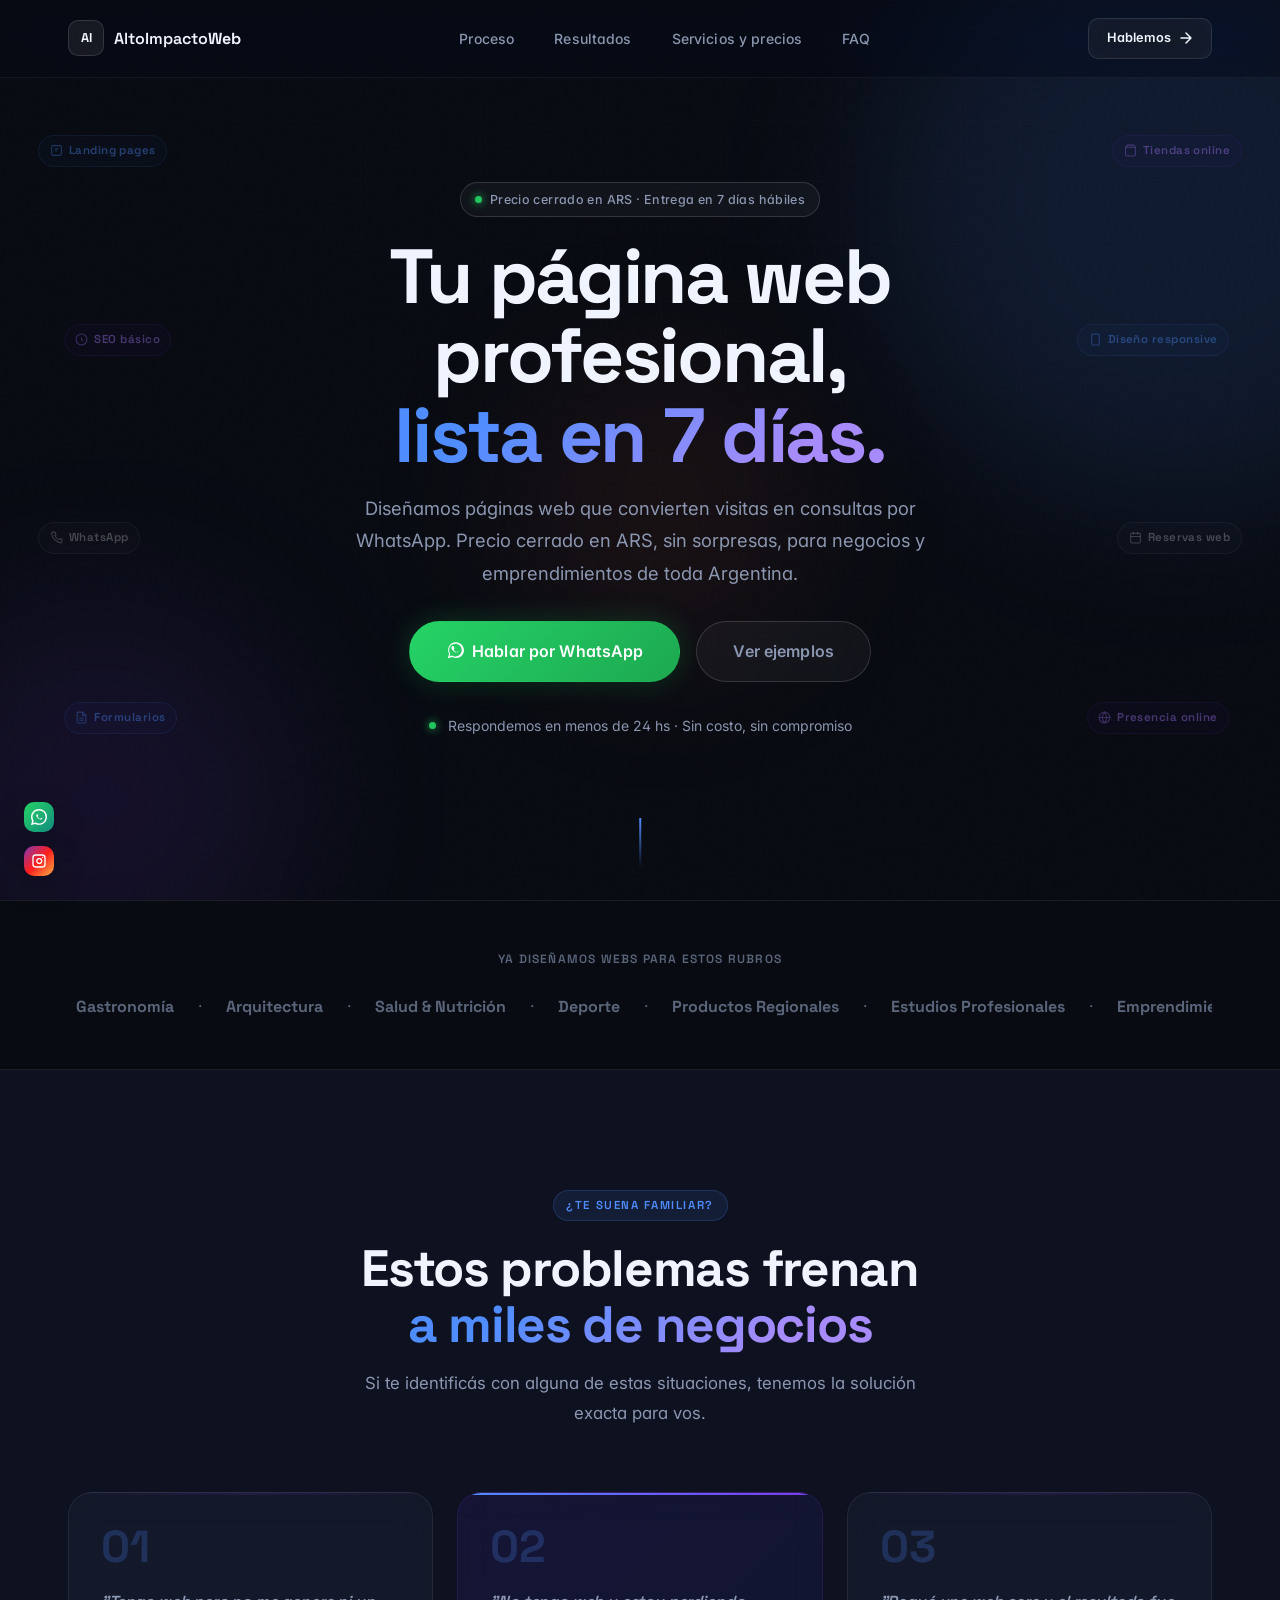
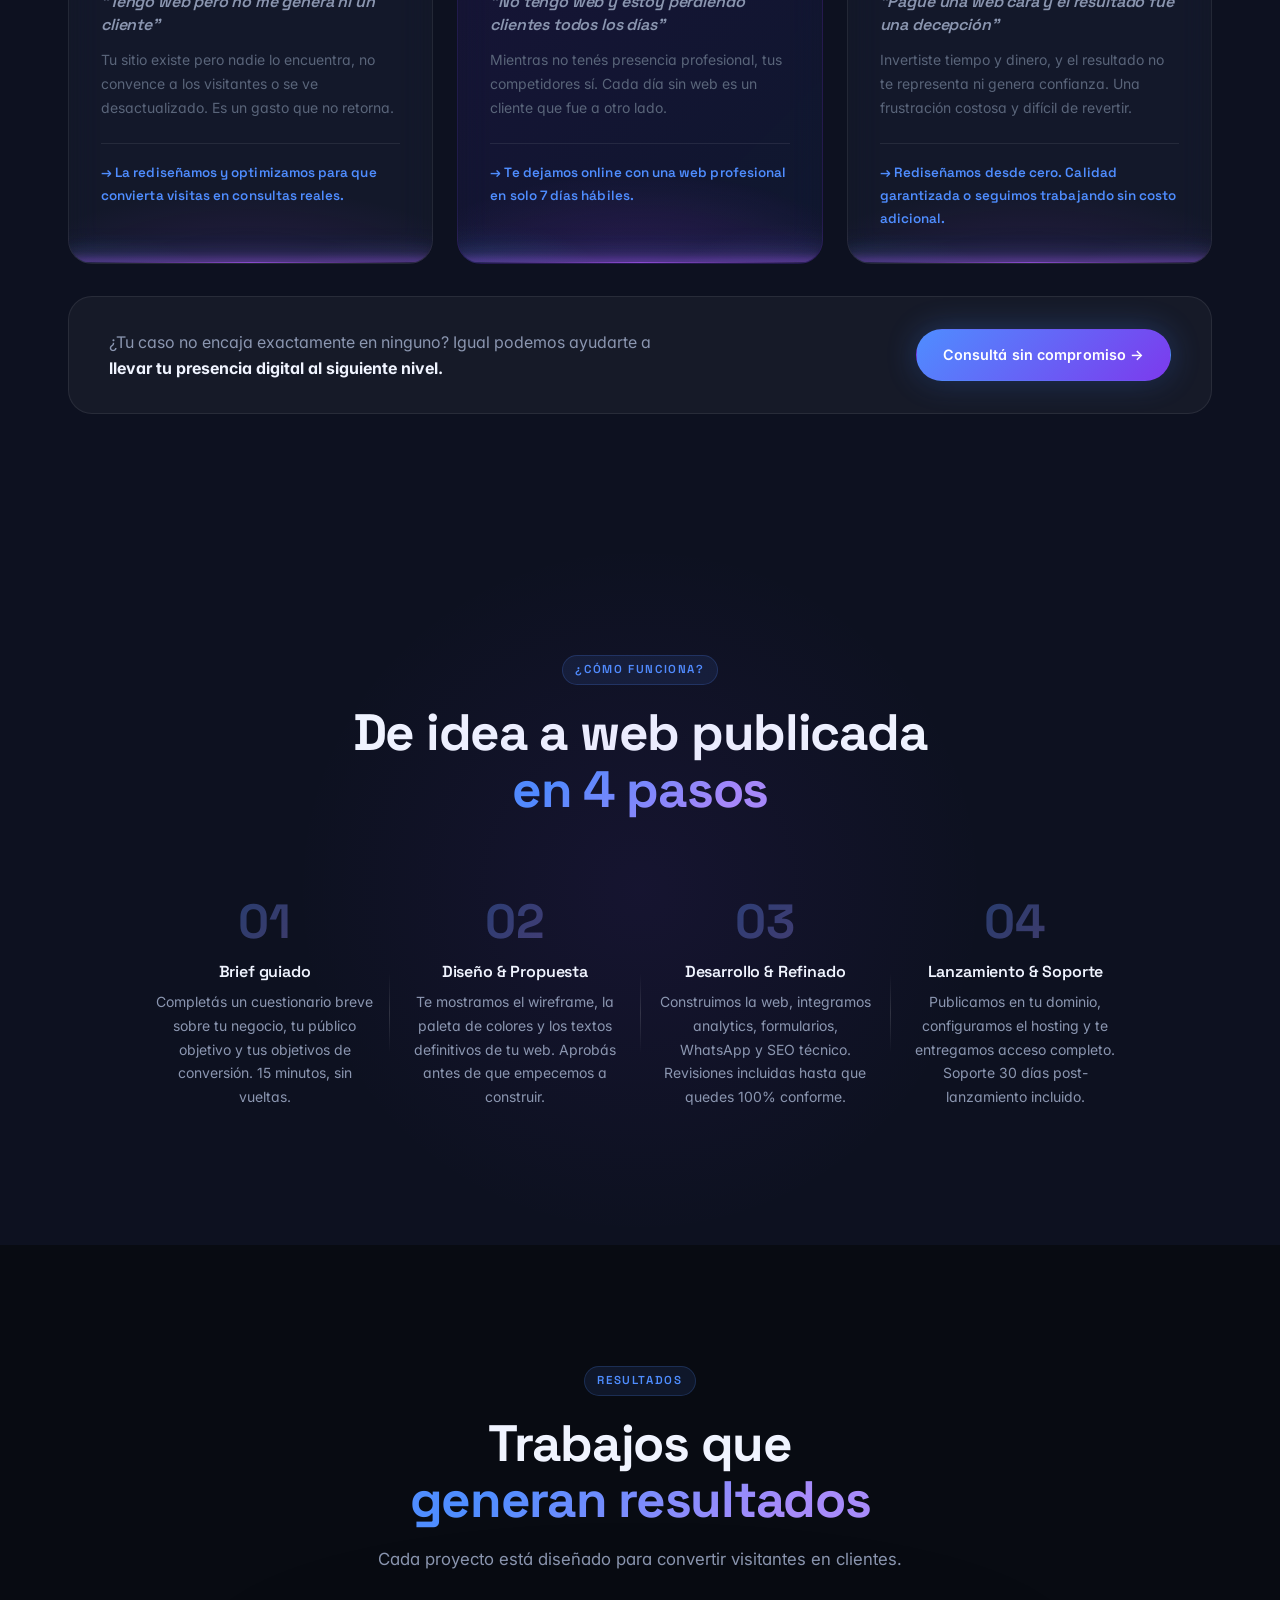
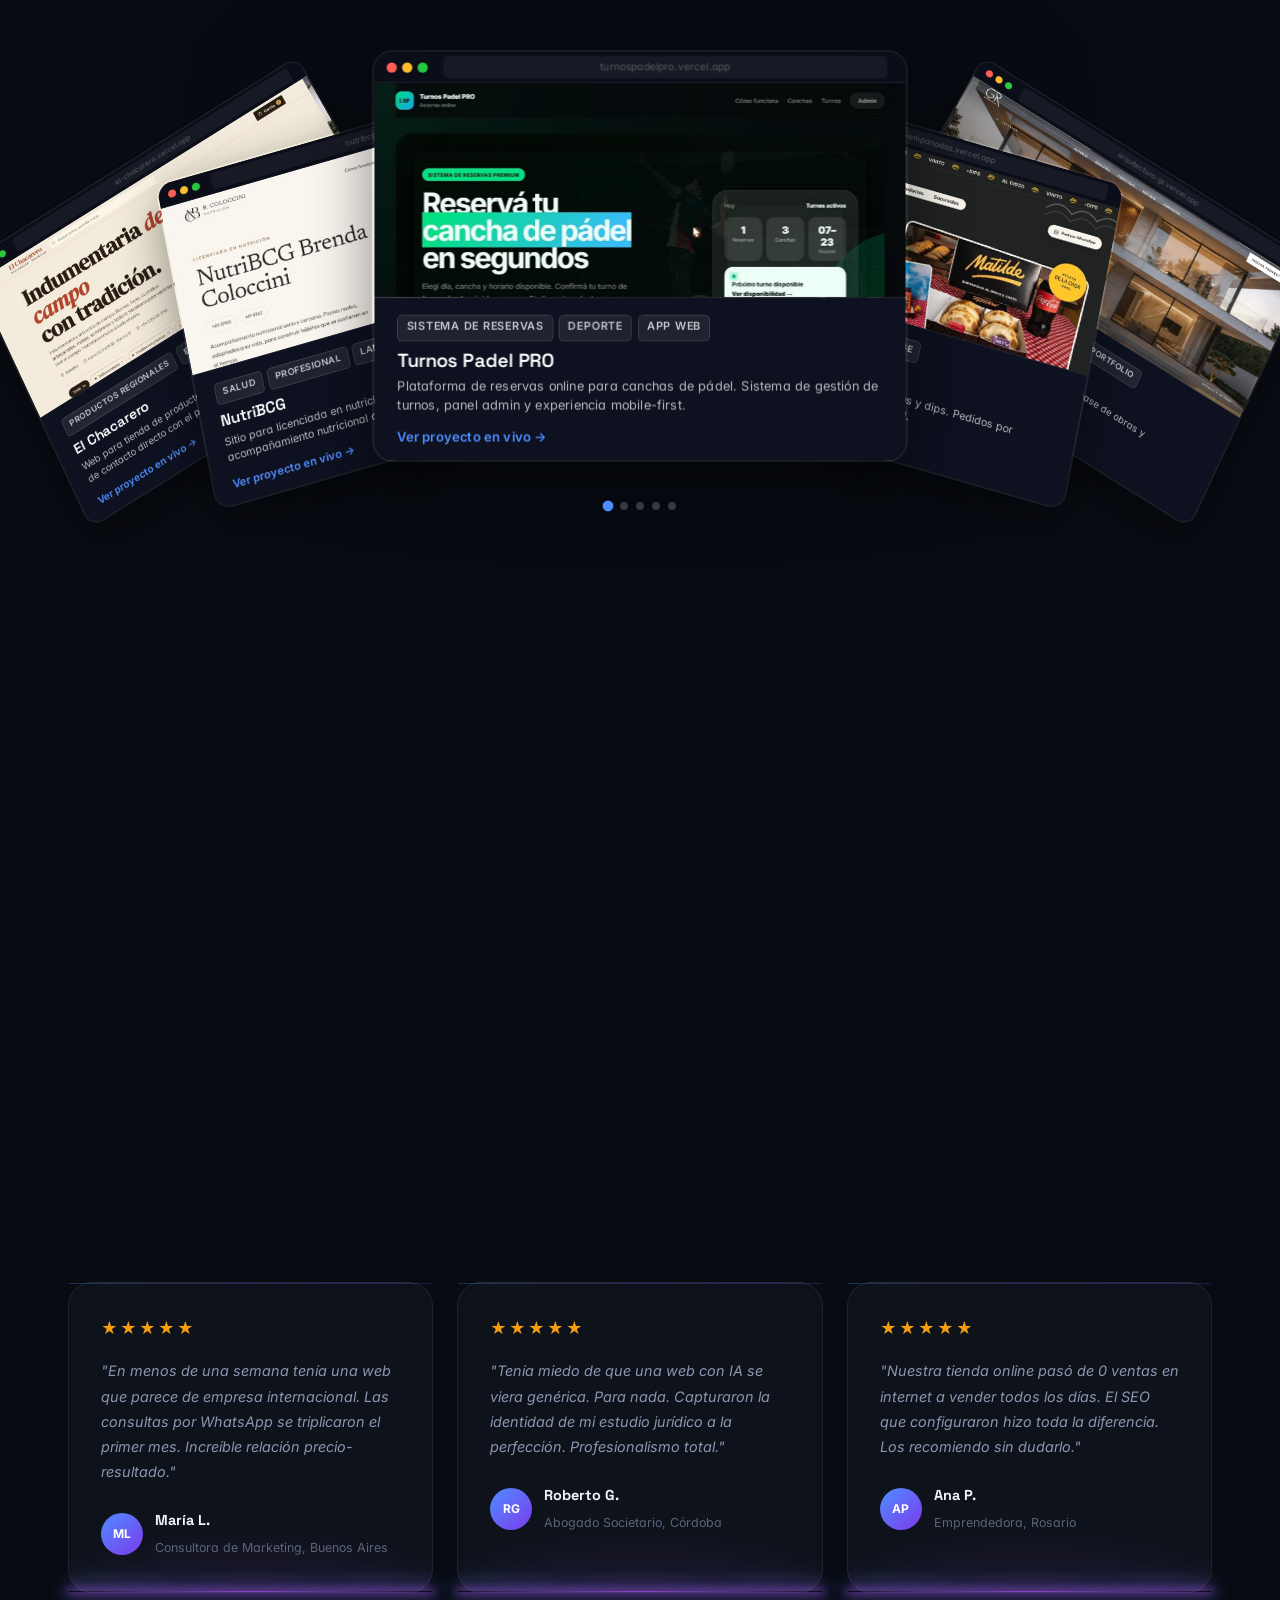
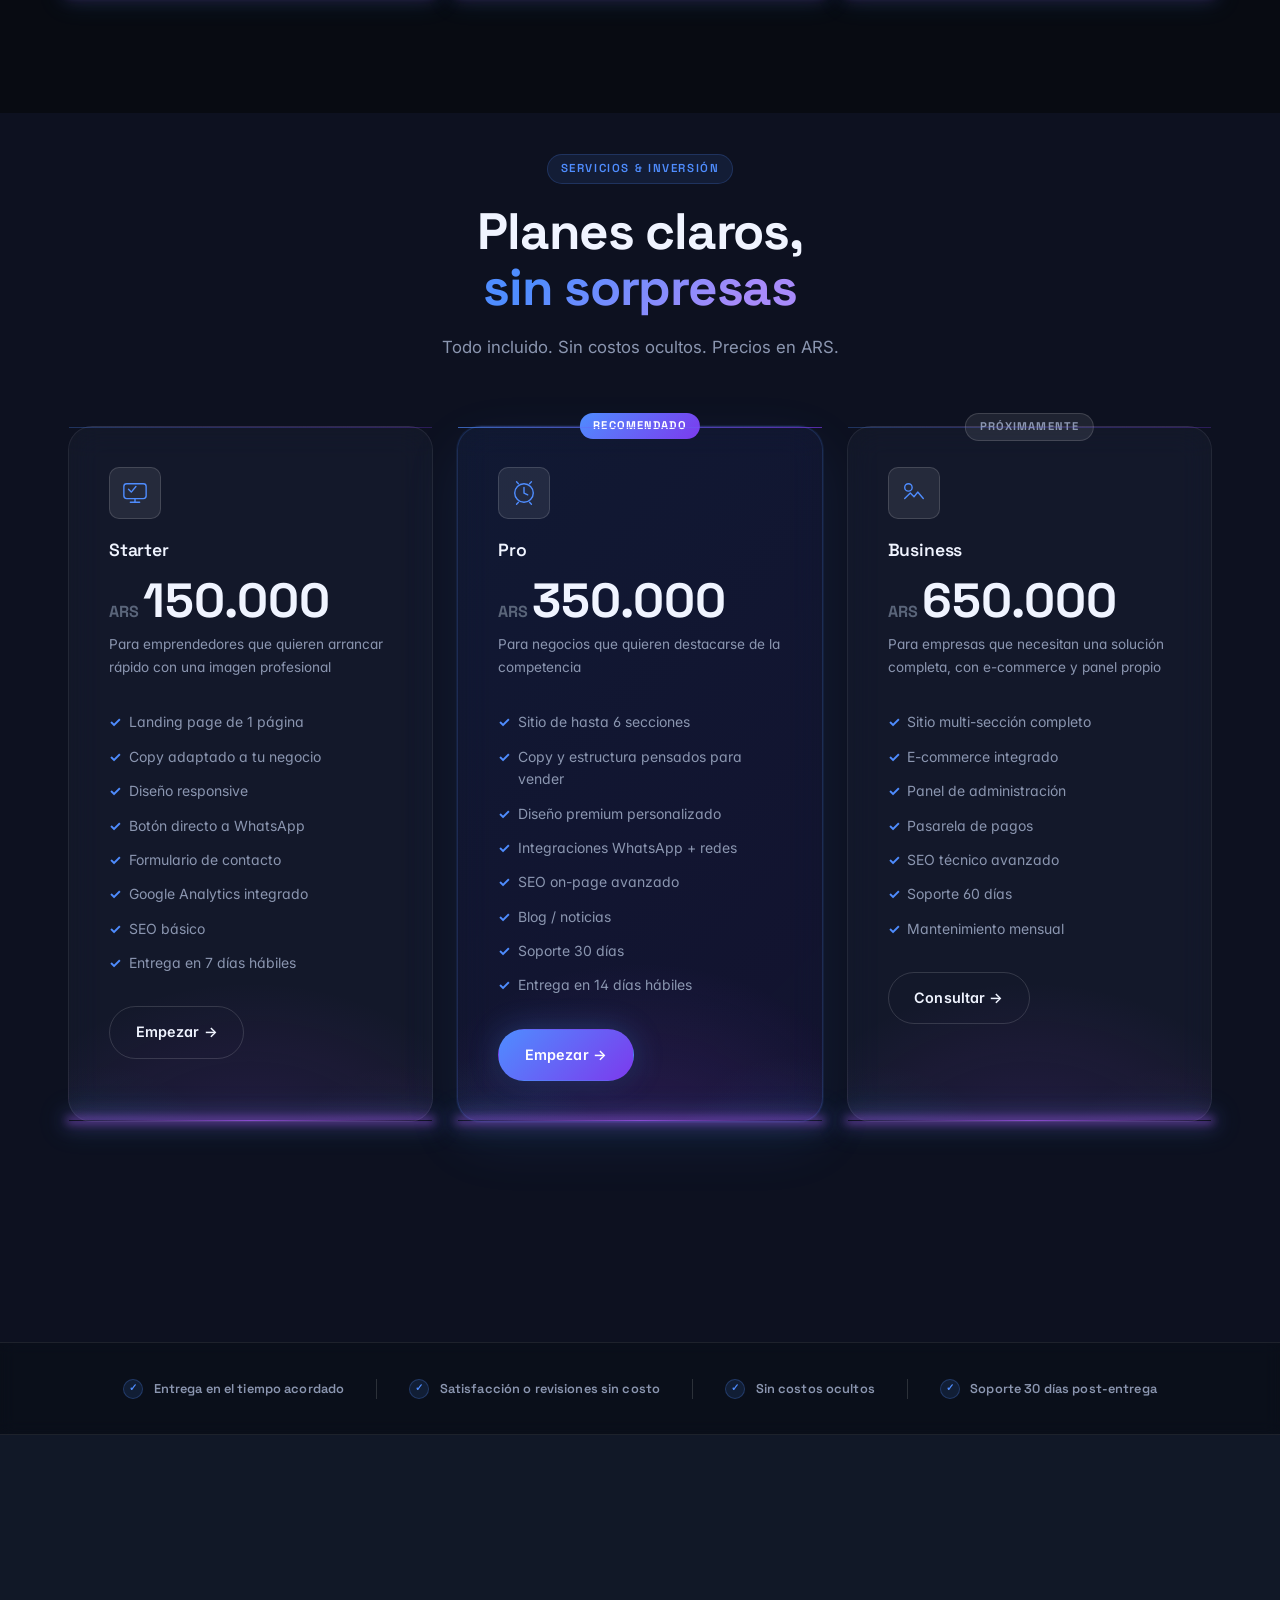
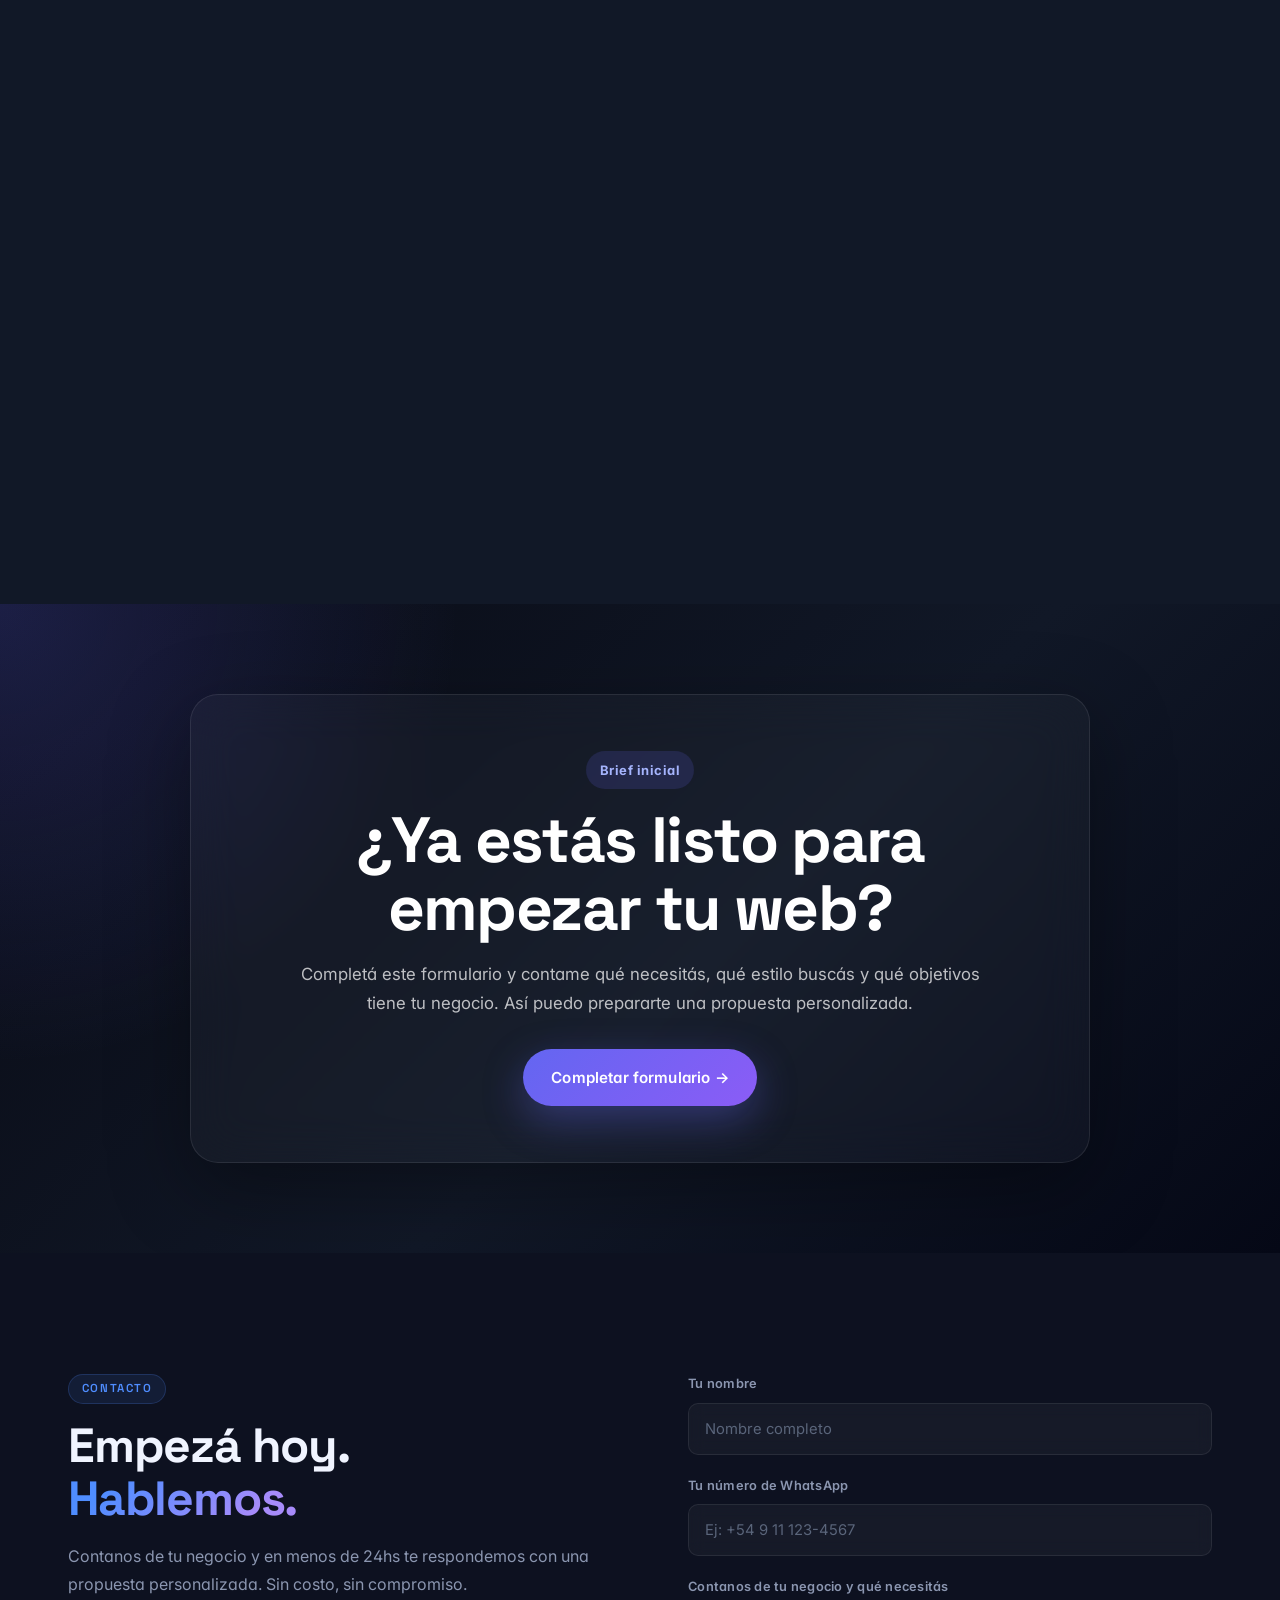
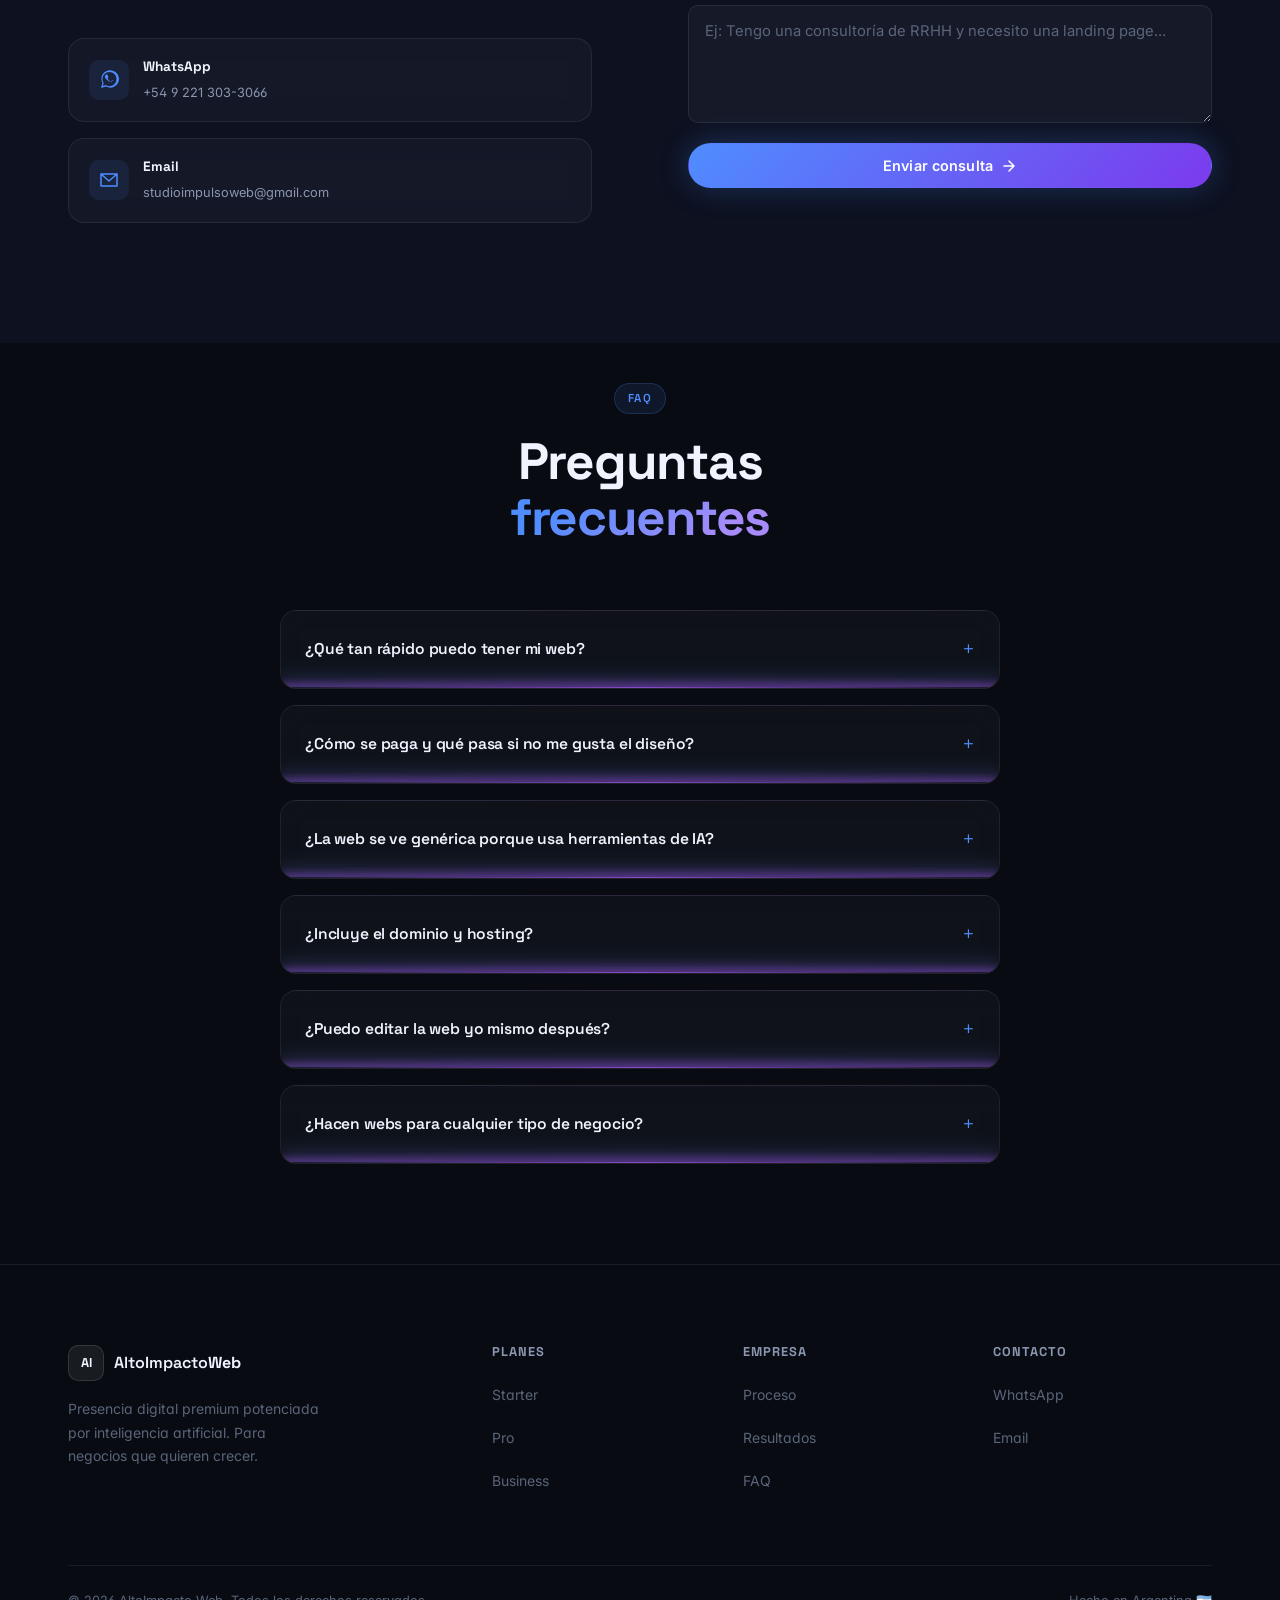
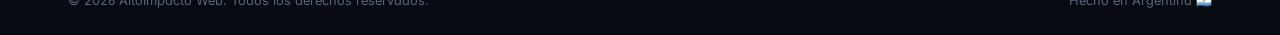
<file: nueva-web-editada/index.html>
<!doctype html>
<html lang="es">
  <head>
    <link rel="icon" type="image/png" href="/img/favicon.png">

    <meta property="og:title" content="Alto Impacto Web | Diseño Web Profesional en Argentina">

<meta property="og:description" content="Páginas web profesionales para negocios y emprendimientos en Argentina. Listas en 7 días, con WhatsApp integrado y precio cerrado.">

<meta property="og:image" content="https://www.altoimpactoweb.lat/img/preview.jpg">
<meta property="og:image:width" content="1200">
<meta property="og:image:height" content="628">

<meta property="og:url" content="https://www.altoimpactoweb.lat/">

<meta property="og:type" content="website">
<meta property="og:locale" content="es_AR">

    <meta
      name="google-site-verification"
      content="SIrFewCU_a12U4jzkhs11Qge566l1yrMkFHwccX7CVk"
    />
    <meta charset="UTF-8" />
    <meta name="viewport" content="width=device-width, initial-scale=1.0" />

    <title>Diseño Web Profesional en Argentina | Alto Impacto Web — Listo en 7 Días</title>

    <meta
      name="description"
      content="Creamos páginas web profesionales para negocios y emprendimientos en Argentina. Diseño moderno, botón de WhatsApp integrado y entrega en 7 días. Precio cerrado en ARS, sin sorpresas."
    />
    <meta
      name="keywords"
      content="diseño web argentina, páginas web para negocios, desarrollo web, landing page, páginas para emprendimientos"
    />
    <meta name="robots" content="index, follow" />
    <link rel="canonical" href="https://www.altoimpactoweb.lat/" />

    <script type="application/ld+json">
    {
      "@context": "https://schema.org",
      "@type": "ProfessionalService",
      "name": "Alto Impacto Web",
      "url": "https://www.altoimpactoweb.lat/",
      "image": "https://www.altoimpactoweb.lat/img/preview.jpg",
      "telephone": "+5492213033066",
      "sameAs": ["https://instagram.com/altoimpacto.web"],
      "priceRange": "ARS 150.000 - ARS 350.000",
      "areaServed": {
        "@type": "Country",
        "name": "Argentina"
      },
      "description": "Diseño y desarrollo de páginas web profesionales para negocios y emprendimientos en Argentina, con entrega en 7 a 14 días."
    }
    </script>
    <script type="application/ld+json">
    {
      "@context": "https://schema.org",
      "@type": "FAQPage",
      "mainEntity": [
        {
          "@type": "Question",
          "name": "¿Qué tan rápido puedo tener mi web?",
          "acceptedAnswer": {
            "@type": "Answer",
            "text": "El plan Starter se entrega en 7 días hábiles y el Pro en 14 días hábiles. Los tiempos corren desde que aprobás el diseño inicial."
          }
        },
        {
          "@type": "Question",
          "name": "¿La web se ve genérica porque usa IA?",
          "acceptedAnswer": {
            "@type": "Answer",
            "text": "No. Usamos herramientas de IA para acelerar el proceso, pero cada web está personalizada según tu marca, industria y público. El resultado final es único."
          }
        },
        {
          "@type": "Question",
          "name": "¿Incluye el dominio y hosting?",
          "acceptedAnswer": {
            "@type": "Answer",
            "text": "El desarrollo está incluido en el precio. El dominio y hosting tienen costo aparte (promedio USD 15-30 por año). Podés usar tu proveedor actual o te ayudamos a contratar uno."
          }
        },
        {
          "@type": "Question",
          "name": "¿Puedo editar la web yo mismo después?",
          "acceptedAnswer": {
            "@type": "Answer",
            "text": "Sí. Entregamos la web con un sistema de gestión de contenido simple o con acceso directo al código, según prefieras. También ofrecemos mantenimiento mensual si preferís delegar todo."
          }
        },
        {
          "@type": "Question",
          "name": "¿Hacen webs para cualquier tipo de negocio?",
          "acceptedAnswer": {
            "@type": "Answer",
            "text": "Sí. Trabajamos con emprendedores, profesionales, gastronomía, arquitectura, salud y comercios. Nos adaptamos rápido a cualquier industria."
          }
        }
      ]
    }
    </script>

    <link rel="preconnect" href="https://fonts.googleapis.com" />
    <link rel="preconnect" href="https://fonts.gstatic.com" crossorigin />
    <link
      href="https://fonts.googleapis.com/css2?family=Space+Grotesk:wght@400;500;600;700&family=Inter:wght@400;500;600;700&display=swap"
      rel="stylesheet"
    />

    <link rel="stylesheet" href="css/main.css" />
    <style>
      /* ── Demo modal ─────────────────────────── */
      .portfolio-actions {
        display: flex;
        flex-wrap: wrap;
        align-items: center;
        gap: 1.2rem;
      }
      .portfolio-demo-btn {
        background: none;
        border: none;
        cursor: pointer;
        font-family: var(--font-body);
        font-size: 0.875rem;
        font-weight: 600;
        padding: 0;
        color: rgba(79, 141, 255, 0.6);
        display: inline-flex;
        align-items: center;
        gap: 0.4rem;
        transition: gap 0.2s ease, color 0.2s ease;
      }
      .portfolio-demo-btn:hover {
        gap: 0.7rem;
        color: var(--text-1);
      }
      .portfolio-demo-btn svg { flex-shrink: 0; transition: transform 0.2s var(--ease-out); }
      .portfolio-demo-btn:hover svg { transform: translateX(3px); }
      #demoModal {
        display: none;
        position: fixed;
        inset: 0;
        z-index: 9000;
        background: rgba(8, 11, 18, 0.97);
        backdrop-filter: blur(8px);
        flex-direction: column;
      }
      #demoModal.is-open { display: flex; }
      .demo-modal__header {
        display: flex;
        align-items: center;
        justify-content: space-between;
        padding: 0.65rem 1.25rem;
        border-bottom: 1px solid rgba(255, 255, 255, 0.08);
        flex-shrink: 0;
        background: rgba(13, 17, 32, 0.9);
      }
      .demo-modal__title {
        font-family: var(--font-display);
        font-size: 0.85rem;
        font-weight: 600;
        color: var(--text-2);
        letter-spacing: 0.03em;
      }
      .demo-modal__close {
        display: flex;
        align-items: center;
        justify-content: center;
        width: 34px;
        height: 34px;
        border-radius: 8px;
        border: 1px solid rgba(255, 255, 255, 0.1);
        background: rgba(255, 255, 255, 0.05);
        color: var(--text-2);
        cursor: pointer;
        transition: background 0.2s, color 0.2s;
        flex-shrink: 0;
      }
      .demo-modal__close:hover {
        background: rgba(255, 255, 255, 0.12);
        color: var(--text-1);
      }
      .demo-modal__frame {
        flex: 1;
        width: 100%;
        border: none;
        display: block;
        background: #04070d;
      }
    </style>

    <!-- Google Analytics -->
<!-- Google tag (gtag.js) -->
<script async src="https://www.googletagmanager.com/gtag/js?id=G-J61VKQ2LW4"></script>
<script>
  window.dataLayer = window.dataLayer || [];
  function gtag(){dataLayer.push(arguments);}
  gtag('js', new Date());

  gtag('config', 'G-J61VKQ2LW4');
</script>

</script> 
  </head>
  <body>
    <!-- NOISE OVERLAY -->
    <div class="noise-overlay" aria-hidden="true"></div>

    <!-- ============================================================
       NAVBAR
  ============================================================ -->
    <nav
      class="navbar"
      id="navbar"
      role="navigation"
      aria-label="Navegación principal"
    >
      <div class="nav-inner">
        <a href="#hero" class="nav-logo" aria-label="AltoImpacto Web inicio">
          <span class="logo-mark">AI</span>
          <span class="logo-text">AltoImpacto<strong>Web</strong></span>
        </a>

        <ul class="nav-links" role="list">
          <li><a href="#como-funciona">Proceso</a></li>
          <li><a href="#resultados">Resultados</a></li>
          <li><a href="#precios">Servicios y precios</a></li>
          <li><a href="#faq">FAQ</a></li>
        </ul>

        <a href="#contacto" class="btn btn-nav">
          Hablemos
          <svg
            width="14"
            height="14"
            viewBox="0 0 14 14"
            fill="none"
            aria-hidden="true"
          >
            <path
              d="M2 7h10M7 2l5 5-5 5"
              stroke="currentColor"
              stroke-width="1.5"
              stroke-linecap="round"
              stroke-linejoin="round"
            />
          </svg>
        </a>

        <button
          class="nav-toggle"
          id="navToggle"
          aria-label="Abrir menú"
          aria-expanded="false"
        >
          <span></span><span></span>
        </button>
      </div>
    </nav>

    <!-- MOBILE MENU -->
    <div class="mobile-menu" id="mobileMenu" aria-hidden="true">
      <ul role="list">
        <li><a href="#como-funciona" class="mobile-link">Proceso</a></li>
        <li><a href="#resultados" class="mobile-link">Resultados</a></li>
        <li><a href="#precios" class="mobile-link">Servicios y precios</a></li>
        <li><a href="#faq" class="mobile-link">FAQ</a></li>
        <li>
          <a href="#contacto" class="mobile-link mobile-cta">Hablemos →</a>
        </li>
      </ul>
    </div>

    <!-- ============================================================
       HERO
  ============================================================ -->
    <section class="hero" id="hero" aria-labelledby="hero-heading">
      <!-- Parallax BG layers -->
      <div class="hero-bg" aria-hidden="true">
        <div class="hero-orb orb-1"></div>
        <div class="hero-orb orb-2"></div>
        <div class="hero-orb orb-3"></div>
        <div class="hero-grid"></div>
      </div>

      <!-- Floating decorative chips -->
      <div class="hero-chips" aria-hidden="true">
        <!-- Left -->
        <div class="hchip hchip--blue float-a" style="top:15%;left:3%">
          <svg width="13" height="13" viewBox="0 0 24 24" fill="none" stroke="currentColor" stroke-width="2"><rect x="3" y="3" width="18" height="18" rx="3"/><path d="M9 9h6M9 13h4"/></svg>
          Landing pages
        </div>
        <div class="hchip hchip--violet float-b" style="top:36%;left:5%">
          <svg width="13" height="13" viewBox="0 0 24 24" fill="none" stroke="currentColor" stroke-width="2"><circle cx="12" cy="12" r="10"/><path d="M12 8v4l3 3"/></svg>
          SEO básico
        </div>
        <div class="hchip hchip--neutral float-c" style="top:58%;left:3%">
          <svg width="13" height="13" viewBox="0 0 24 24" fill="none" stroke="currentColor" stroke-width="2"><path d="M22 16.92v3a2 2 0 0 1-2.18 2A19.86 19.86 0 0 1 3.08 4.18 2 2 0 0 1 5.07 2h3a2 2 0 0 1 2 1.72 12.05 12.05 0 0 0 .66 2.68 2 2 0 0 1-.45 2.11L9.09 9a16 16 0 0 0 6.91 6.91l1.27-1.27a2 2 0 0 1 2.11-.45 12.05 12.05 0 0 0 2.68.66A2 2 0 0 1 22 16.92z"/></svg>
          WhatsApp
        </div>
        <div class="hchip hchip--blue float-b" style="top:78%;left:5%">
          <svg width="13" height="13" viewBox="0 0 24 24" fill="none" stroke="currentColor" stroke-width="2"><path d="M14 2H6a2 2 0 0 0-2 2v16a2 2 0 0 0 2 2h12a2 2 0 0 0 2-2V8z"/><polyline points="14 2 14 8 20 8"/><line x1="16" y1="13" x2="8" y2="13"/><line x1="16" y1="17" x2="8" y2="17"/></svg>
          Formularios
        </div>
        <!-- Right -->
        <div class="hchip hchip--violet float-b" style="top:15%;right:3%">
          <svg width="13" height="13" viewBox="0 0 24 24" fill="none" stroke="currentColor" stroke-width="2"><path d="M6 2L3 6v14a2 2 0 0 0 2 2h14a2 2 0 0 0 2-2V6l-3-4z"/><line x1="3" y1="6" x2="21" y2="6"/></svg>
          Tiendas online
        </div>
        <div class="hchip hchip--blue float-c" style="top:36%;right:4%">
          <svg width="13" height="13" viewBox="0 0 24 24" fill="none" stroke="currentColor" stroke-width="2"><rect x="5" y="2" width="14" height="20" rx="2"/><line x1="12" y1="18" x2="12.01" y2="18"/></svg>
          Diseño responsive
        </div>
        <div class="hchip hchip--neutral float-a" style="top:58%;right:3%">
          <svg width="13" height="13" viewBox="0 0 24 24" fill="none" stroke="currentColor" stroke-width="2"><rect x="3" y="4" width="18" height="18" rx="2"/><path d="M16 2v4M8 2v4M3 10h18"/></svg>
          Reservas web
        </div>
        <div class="hchip hchip--violet float-c" style="top:78%;right:4%">
          <svg width="13" height="13" viewBox="0 0 24 24" fill="none" stroke="currentColor" stroke-width="2"><circle cx="12" cy="12" r="10"/><line x1="2" y1="12" x2="22" y2="12"/><path d="M12 2a15.3 15.3 0 0 1 4 10 15.3 15.3 0 0 1-4 10 15.3 15.3 0 0 1-4-10 15.3 15.3 0 0 1 4-10z"/></svg>
          Presencia online
        </div>
      </div>

      <div class="container hero-content">
        <div class="hero-badge reveal">
          <span class="badge-dot"></span>
          Precio cerrado en ARS · Entrega en 7 días hábiles
        </div>

        <div class="hero-title-group reveal">
          <h1 class="hero-title" id="hero-heading">
            Tu página web profesional,<br />
            <span class="text-gradient">lista en 7 días.</span>
          </h1>

          <p class="hero-subtitle">
            Diseñamos páginas web que convierten visitas en consultas por WhatsApp.
            Precio cerrado en ARS, sin sorpresas, para negocios y emprendimientos
            de toda Argentina.
          </p>
        </div>

        <div class="hero-actions reveal">
          <a href="https://wa.me/5492213033066?text=Hola%2C%20quiero%20información%20sobre%20diseño%20web" class="btn btn-whatsapp btn-large" target="_blank" rel="noopener">
            <svg width="18" height="18" viewBox="0 0 20 20" fill="none" aria-hidden="true"><path d="M17.5 3C15.7 1.2 13.4.2 11 .2 6.3.2 2.4 4 2.4 8.8c0 1.5.4 3 1.1 4.3L2 18l5.1-1.4c1.3.7 2.7 1.1 4.2 1.1h.1c4.7 0 8.6-3.9 8.6-8.6 0-2.3-1-4.5-2.5-6.1zM11 16.3c-1.3 0-2.7-.4-3.8-1l-.3-.2-3 .8.8-2.9-.2-.3c-.7-1.1-1-2.4-1-3.7 0-3.9 3.2-7 7-7 1.9 0 3.6.7 4.9 2 1.3 1.3 2 3.1 2 4.9.2 3.9-3 7.1-6.9 7.1zm3.8-5.3c-.2-.1-1.2-.6-1.4-.7-.2-.1-.4-.1-.5.1-.2.2-.6.7-.8.9-.1.2-.3.2-.5.1-.7-.3-1.4-.7-1.9-1.3-.5-.5-.9-1.1-1-1.8 0-.2 0-.4.2-.5l.3-.4c.1-.1.1-.3.2-.4 0-.1 0-.3-.1-.4-.1-.1-.5-1.2-.7-1.7-.2-.4-.4-.4-.6-.4h-.5c-.2 0-.5.1-.7.3-.5.5-.9 1.1-.9 1.9 0 .9.7 1.7 1.2 2.3.8 1 1.8 1.8 3 2.3.4.2.8.3 1.2.4.5.1.9 0 1.3-.2.4-.2.9-.8 1-1.5l.1-.4c-.1-.1-.3-.2-.5-.3z" fill="currentColor"/></svg>
            Hablar por WhatsApp
          </a>
          <a href="#resultados" class="btn btn-ghost btn-large">Ver ejemplos</a>
        </div>

        <div class="hero-social-proof reveal">
          <span class="badge-dot" aria-hidden="true"></span>
          <p>Respondemos en menos de 24 hs · Sin costo, sin compromiso</p>
        </div>
      </div>

      <!-- Scroll indicator -->
      <div class="scroll-indicator" aria-hidden="true">
        <div class="scroll-line"></div>
      </div>
    </section>

    <!-- ============================================================
       LOGOS / SOCIAL PROOF BAR
  ============================================================ -->
    <section class="logos-bar" aria-label="Tecnologías utilizadas">
      <div class="container">
        <p class="logos-label">Ya diseñamos webs para estos rubros</p>
        <div class="logos-track">
          <div class="logos-slide">
            <span class="logo-item">Gastronomía</span>
            <span class="logo-sep" aria-hidden="true">·</span>
            <span class="logo-item">Arquitectura</span>
            <span class="logo-sep" aria-hidden="true">·</span>
            <span class="logo-item">Salud &amp; Nutrición</span>
            <span class="logo-sep" aria-hidden="true">·</span>
            <span class="logo-item">Deporte</span>
            <span class="logo-sep" aria-hidden="true">·</span>
            <span class="logo-item">Productos Regionales</span>
            <span class="logo-sep" aria-hidden="true">·</span>
            <span class="logo-item">Estudios Profesionales</span>
            <span class="logo-sep" aria-hidden="true">·</span>
            <span class="logo-item">Emprendimientos</span>
            <span class="logo-sep" aria-hidden="true">·</span>
            <!-- Duplicate for loop -->
            <span class="logo-item">Gastronomía</span>
            <span class="logo-sep" aria-hidden="true">·</span>
            <span class="logo-item">Arquitectura</span>
            <span class="logo-sep" aria-hidden="true">·</span>
            <span class="logo-item">Salud &amp; Nutrición</span>
            <span class="logo-sep" aria-hidden="true">·</span>
            <span class="logo-item">Deporte</span>
            <span class="logo-sep" aria-hidden="true">·</span>
            <span class="logo-item">Productos Regionales</span>
            <span class="logo-sep" aria-hidden="true">·</span>
            <span class="logo-item">Estudios Profesionales</span>
            <span class="logo-sep" aria-hidden="true">·</span>
            <span class="logo-item">Emprendimientos</span>
            <span class="logo-sep" aria-hidden="true">·</span>
          </div>
        </div>
      </div>
    </section>

    <!-- ============================================================
       PROBLEMAS / PAIN POINTS
  ============================================================ -->
    <section class="section problemas" id="problemas" aria-labelledby="problemas-heading">
      <div class="container">
        <div class="section-header">
          <span class="section-label reveal">¿Te suena familiar?</span>
          <h2 class="section-title reveal" id="problemas-heading">
            Estos problemas frenan<br /><em>a miles de negocios</em>
          </h2>
          <p class="section-desc reveal">
            Si te identificás con alguna de estas situaciones, tenemos la solución exacta para vos.
          </p>
        </div>

        <div class="problems-grid">
          <div class="problem-card reveal" data-delay="0">
            <div class="problem-num">01</div>
            <h3>"Tengo web pero no me genera ni un cliente"</h3>
            <p>Tu sitio existe pero nadie lo encuentra, no convence a los visitantes o se ve desactualizado. Es un gasto que no retorna.</p>
            <div class="problem-solution">→ La rediseñamos y optimizamos para que convierta visitas en consultas reales.</div>
          </div>

          <div class="problem-card problem-card--highlight reveal" data-delay="150">
            <div class="problem-num">02</div>
            <h3>"No tengo web y estoy perdiendo clientes todos los días"</h3>
            <p>Mientras no tenés presencia profesional, tus competidores sí. Cada día sin web es un cliente que fue a otro lado.</p>
            <div class="problem-solution">→ Te dejamos online con una web profesional en solo 7 días hábiles.</div>
          </div>

          <div class="problem-card reveal" data-delay="300">
            <div class="problem-num">03</div>
            <h3>"Pagué una web cara y el resultado fue una decepción"</h3>
            <p>Invertiste tiempo y dinero, y el resultado no te representa ni genera confianza. Una frustración costosa y difícil de revertir.</p>
            <div class="problem-solution">→ Rediseñamos desde cero. Calidad garantizada o seguimos trabajando sin costo adicional.</div>
          </div>
        </div>

        <div class="problems-cta reveal">
          <p>¿Tu caso no encaja exactamente en ninguno? Igual podemos ayudarte a <strong>llevar tu presencia digital al siguiente nivel.</strong></p>
          <a href="https://wa.me/5492213033066?text=Hola%2C%20quiero%20información%20sobre%20diseño%20web" class="btn btn-primary" target="_blank" rel="noopener">
            Consultá sin compromiso →
          </a>
        </div>
      </div>
    </section>

    <!-- ============================================================
       COMO FUNCIONA
  ============================================================ -->
    <section
      class="section proceso"
      id="como-funciona"
      aria-labelledby="proceso-heading"
    >
      <div class="proceso-bg" aria-hidden="true">
        <div class="proceso-orb"></div>
      </div>
      <div class="container">
        <div class="section-header">
          <span class="section-label reveal">¿Cómo funciona?</span>
          <h2 class="section-title reveal" id="proceso-heading">
            De idea a web publicada<br /><em>en 4 pasos</em>
          </h2>
        </div>

        <div class="steps">
          <div class="step reveal" data-delay="0">
            <div class="step-number" aria-hidden="true">01</div>
            <div class="step-content">
              <h3>Brief guiado</h3>
              <p>
                Completás un cuestionario breve sobre tu negocio, tu público
                objetivo y tus objetivos de conversión. 15 minutos, sin vueltas.
              </p>
            </div>
          </div>

          <div class="step-connector" aria-hidden="true"></div>

          <div class="step reveal" data-delay="150">
            <div class="step-number" aria-hidden="true">02</div>
            <div class="step-content">
              <h3>Diseño &amp; Propuesta</h3>
              <p>
                Te mostramos el wireframe, la paleta de colores y los textos
                definitivos de tu web. Aprobás antes de que empecemos a construir.
              </p>
            </div>
          </div>

          <div class="step-connector" aria-hidden="true"></div>

          <div class="step reveal" data-delay="300">
            <div class="step-number" aria-hidden="true">03</div>
            <div class="step-content">
              <h3>Desarrollo & Refinado</h3>
              <p>
                Construimos la web, integramos analytics, formularios, WhatsApp
                y SEO técnico. Revisiones incluidas hasta que quedes 100%
                conforme.
              </p>
            </div>
          </div>

          <div class="step-connector" aria-hidden="true"></div>

          <div class="step reveal" data-delay="450">
            <div class="step-number" aria-hidden="true">04</div>
            <div class="step-content">
              <h3>Lanzamiento & Soporte</h3>
              <p>
                Publicamos en tu dominio, configuramos el hosting y te
                entregamos acceso completo. Soporte 30 días post-lanzamiento
                incluido.
              </p>
            </div>
          </div>
        </div>
      </div>
    </section>
    <!-- ============================================================
       PORTFOLIO / RESULTADOS
  ============================================================ -->
    <section
      class="section portfolio"
      id="resultados"
      aria-labelledby="resultados-heading"
    >
      <div class="container">
        <div class="section-header">
          <span class="section-label reveal">Resultados</span>
          <h2 class="section-title reveal" id="resultados-heading">
            Trabajos que<br /><em>generan resultados</em>
          </h2>
          <p class="section-desc reveal">
            Cada proyecto está diseñado para convertir visitantes en clientes.
          </p>
        </div>

        <div id="cstack-root" class="cstack-container"></div>
      </div>
    </section>

    <!-- ============================================================
       TESTIMONIOS
  ============================================================ -->
    <section
      class="section testimonios"
      id="testimonios"
      aria-labelledby="testimonios-heading"
    >
      <div class="container">
        <div class="section-header">
          <span class="section-label reveal">Clientes reales</span>
          <h2 class="section-title reveal" id="testimonios-heading">
            Lo que dicen<br /><em>nuestros clientes</em>
          </h2>
        </div>

        <div class="stats-row reveal">
          <div class="stat-item">
            <span class="stat-number" data-target="120">0</span>
            <span class="stat-suffix">+</span>
            <p>proyectos entregados</p>
          </div>
          <div class="stat-divider" aria-hidden="true"></div>
          <div class="stat-item">
            <span class="stat-number" data-target="7">0</span>
            <span class="stat-suffix">días</span>
            <p>tiempo promedio de entrega</p>
          </div>
          <div class="stat-divider" aria-hidden="true"></div>
          <div class="stat-item">
            <span class="stat-number" data-target="98">0</span>
            <span class="stat-suffix">%</span>
            <p>clientes satisfechos</p>
          </div>
          <div class="stat-divider" aria-hidden="true"></div>
          <div class="stat-item">
            <span class="stat-number" data-target="3">0</span>
            <span class="stat-suffix">x</span>
            <p>aumento promedio en consultas</p>
          </div>
        </div>

        <div class="testimonials-grid">
          <blockquote class="testimonial reveal" data-delay="0">
            <div class="testimonial-stars" aria-label="5 estrellas">★★★★★</div>
            <p>
              "En menos de una semana tenía una web que parece de empresa internacional. Las
              consultas por WhatsApp se triplicaron el primer mes. Increíble
              relación precio-resultado."
            </p>
            <footer>
              <div class="testimonial-avatar" aria-hidden="true">ML</div>
              <div>
                <cite>María L.</cite>
                <span>Consultora de Marketing, Buenos Aires</span>
              </div>
            </footer>
          </blockquote>

          <blockquote class="testimonial reveal" data-delay="150">
            <div class="testimonial-stars" aria-label="5 estrellas">★★★★★</div>
            <p>
              "Tenía miedo de que una web con IA se viera genérica. Para nada.
              Capturaron la identidad de mi estudio jurídico a la perfección.
              Profesionalismo total."
            </p>
            <footer>
              <div class="testimonial-avatar" aria-hidden="true">RG</div>
              <div>
                <cite>Roberto G.</cite>
                <span>Abogado Societario, Córdoba</span>
              </div>
            </footer>
          </blockquote>

          <blockquote class="testimonial reveal" data-delay="300">
            <div class="testimonial-stars" aria-label="5 estrellas">★★★★★</div>
            <p>
              "Nuestra tienda online pasó de 0 ventas en internet a vender
              todos los días. El SEO que configuraron hizo toda la diferencia.
              Los recomiendo sin dudarlo."
            </p>
            <footer>
              <div class="testimonial-avatar" aria-hidden="true">AP</div>
              <div>
                <cite>Ana P.</cite>
                <span>Emprendedora, Rosario</span>
              </div>
            </footer>
          </blockquote>
        </div>
      </div>
    </section>
    <!-- ============================================================
       SERVICIOS Y PRECIOS
  ============================================================ -->
    <section
      class="section precios"
      id="precios"
      aria-labelledby="precios-heading"
    >
      <div class="container">
        <div class="section-header">
          <span class="section-label reveal">Servicios &amp; Inversión</span>
          <h2 class="section-title reveal" id="precios-heading">
            Planes claros,<br /><em>sin sorpresas</em>
          </h2>
          <p class="section-desc reveal">
            Todo incluido. Sin costos ocultos. Precios en ARS.
          </p>
        </div>

        <div class="pricing-grid">
          <article class="pricing-card reveal" data-delay="0">
            <div class="card-icon">
              <svg width="26" height="26" viewBox="0 0 28 28" fill="none" aria-hidden="true">
                <rect x="2" y="4" width="24" height="16" rx="3" stroke="currentColor" stroke-width="1.5"/>
                <path d="M9 24h10M14 20v4" stroke="currentColor" stroke-width="1.5" stroke-linecap="round"/>
                <path d="M7 10l3 3 5-6" stroke="currentColor" stroke-width="1.5" stroke-linecap="round" stroke-linejoin="round"/>
              </svg>
            </div>
            <div class="pricing-header">
              <h3>Starter</h3>
              <div class="pricing-price">
                <span class="price-currency">ARS</span>
                <span class="price-amount">150.000</span>
              </div>
              <p>Para emprendedores que quieren arrancar rápido con una imagen profesional</p>
            </div>
            <ul class="pricing-features" role="list">
              <li>Landing page de 1 página</li>
              <li>Copy adaptado a tu negocio</li>
              <li>Diseño responsive</li>
              <li>Botón directo a WhatsApp</li>
              <li>Formulario de contacto</li>
              <li>Google Analytics integrado</li>
              <li>SEO básico</li>
              <li>Entrega en 7 días hábiles</li>
            </ul>
            <a href="https://wa.me/5492213033066?text=Hola%2C%20quiero%20consultar%20sobre%20el%20plan%20Starter%20%28ARS%20150.000%29" class="btn btn-outline" target="_blank" rel="noopener">Empezar →</a>
          </article>

          <article
            class="pricing-card pricing-card--featured reveal"
            data-delay="150"
          >
            <div class="pricing-badge">Recomendado</div>
            <div class="card-icon">
              <svg width="26" height="26" viewBox="0 0 28 28" fill="none" aria-hidden="true">
                <circle cx="14" cy="14" r="10" stroke="currentColor" stroke-width="1.5"/>
                <path d="M14 8v6l4 2" stroke="currentColor" stroke-width="1.5" stroke-linecap="round"/>
                <path d="M8 4l-2-2M20 4l2-2M8 24l-2 2M20 24l2 2" stroke="currentColor" stroke-width="1.5" stroke-linecap="round"/>
              </svg>
            </div>
            <div class="pricing-header">
              <h3>Pro</h3>
              <div class="pricing-price">
                <span class="price-currency">ARS</span>
                <span class="price-amount">350.000</span>
              </div>
              <p>Para negocios que quieren destacarse de la competencia</p>
            </div>
            <ul class="pricing-features" role="list">
              <li>Sitio de hasta 6 secciones</li>
              <li>Copy y estructura pensados para vender</li>
              <li>Diseño premium personalizado</li>
              <li>Integraciones WhatsApp + redes</li>
              <li>SEO on-page avanzado</li>
              <li>Blog / noticias</li>
              <li>Soporte 30 días</li>
              <li>Entrega en 14 días hábiles</li>
            </ul>
            <a href="https://wa.me/5492213033066?text=Hola%2C%20quiero%20consultar%20sobre%20el%20plan%20Pro%20%28ARS%20350.000%29" class="btn btn-primary" target="_blank" rel="noopener">Empezar →</a>
          </article>

          <article class="pricing-card reveal" data-delay="300">
            <div class="pricing-badge pricing-badge--muted">Próximamente</div>
            <div class="card-icon">
              <svg width="26" height="26" viewBox="0 0 28 28" fill="none" aria-hidden="true">
                <path d="M4 20l6-6 4 4 4-5 6 7" stroke="currentColor" stroke-width="1.5" stroke-linecap="round" stroke-linejoin="round"/>
                <circle cx="8" cy="8" r="4" stroke="currentColor" stroke-width="1.5"/>
              </svg>
            </div>
            <div class="pricing-header">
              <h3>Business</h3>
              <div class="pricing-price">
                <span class="price-currency">ARS</span>
                <span class="price-amount">650.000</span>
              </div>
              <p>Para empresas que necesitan una solución completa, con e-commerce y panel propio</p>
            </div>
            <ul class="pricing-features" role="list">
              <li>Sitio multi-sección completo</li>
              <li>E-commerce integrado</li>
              <li>Panel de administración</li>
              <li>Pasarela de pagos</li>
              <li>SEO técnico avanzado</li>
              <li>Soporte 60 días</li>
              <li>Mantenimiento mensual</li>
            </ul>
            <a href="https://wa.me/5492213033066?text=Hola%2C%20quiero%20consultar%20sobre%20el%20plan%20Business" class="btn btn-outline" target="_blank" rel="noopener">Consultar →</a>
          </article>
        </div>

        <p class="pricing-note reveal">
          ¿Tenés un proyecto especial o necesitás un rediseño de tu web actual?
          <a href="#contacto">Hablemos y armamos algo a medida.</a>
        </p>
        <p class="pricing-wa-note reveal">
          O escribinos directo por
          <a href="https://wa.me/5492213033066?text=Hola%2C%20quiero%20consultar%20sobre%20un%20plan" target="_blank" rel="noopener">WhatsApp</a>
          — respondemos en minutos.
        </p>
      </div>
    </section>

    <!-- ============================================================
       GARANTÍAS
  ============================================================ -->
    <div class="guarantee-strip">
      <div class="container">
        <div class="guarantee-items">
          <div class="guarantee-item">
            <span class="guarantee-icon">✓</span>
            Entrega en el tiempo acordado
          </div>
          <div class="guarantee-divider" aria-hidden="true"></div>
          <div class="guarantee-item">
            <span class="guarantee-icon">✓</span>
            Satisfacción o revisiones sin costo
          </div>
          <div class="guarantee-divider" aria-hidden="true"></div>
          <div class="guarantee-item">
            <span class="guarantee-icon">✓</span>
            Sin costos ocultos
          </div>
          <div class="guarantee-divider" aria-hidden="true"></div>
          <div class="guarantee-item">
            <span class="guarantee-icon">✓</span>
            Soporte 30 días post-entrega
          </div>
        </div>
      </div>
    </div>

    <!-- ============================================================
       CTA PARALLAX
  ============================================================ -->
    <section class="cta-parallax" aria-labelledby="cta-heading">
      <div class="cta-parallax-bg" data-parallax="0.4" aria-hidden="true">
        <div class="cta-orb cta-orb-1"></div>
        <div class="cta-orb cta-orb-2"></div>
      </div>
      <div class="container">
        <div class="cta-glass reveal">
          <h2 id="cta-heading">
            Tu negocio merece una web<br /><span class="text-gradient">que trabaje por vos.</span>
          </h2>
          <p>
            Más de 120 negocios argentinos ya dan una primera impresión
            profesional. Cada día sin web es un cliente que va a la competencia.
          </p>
          <a href="https://wa.me/5492213033066?text=Hola%2C%20quiero%20información%20sobre%20diseño%20web" class="btn btn-whatsapp btn-large" target="_blank" rel="noopener">
            <svg width="18" height="18" viewBox="0 0 20 20" fill="none" aria-hidden="true"><path d="M17.5 3C15.7 1.2 13.4.2 11 .2 6.3.2 2.4 4 2.4 8.8c0 1.5.4 3 1.1 4.3L2 18l5.1-1.4c1.3.7 2.7 1.1 4.2 1.1h.1c4.7 0 8.6-3.9 8.6-8.6 0-2.3-1-4.5-2.5-6.1zM11 16.3c-1.3 0-2.7-.4-3.8-1l-.3-.2-3 .8.8-2.9-.2-.3c-.7-1.1-1-2.4-1-3.7 0-3.9 3.2-7 7-7 1.9 0 3.6.7 4.9 2 1.3 1.3 2 3.1 2 4.9.2 3.9-3 7.1-6.9 7.1zm3.8-5.3c-.2-.1-1.2-.6-1.4-.7-.2-.1-.4-.1-.5.1-.2.2-.6.7-.8.9-.1.2-.3.2-.5.1-.7-.3-1.4-.7-1.9-1.3-.5-.5-.9-1.1-1-1.8 0-.2 0-.4.2-.5l.3-.4c.1-.1.1-.3.2-.4 0-.1 0-.3-.1-.4-.1-.1-.5-1.2-.7-1.7-.2-.4-.4-.4-.6-.4h-.5c-.2 0-.5.1-.7.3-.5.5-.9 1.1-.9 1.9 0 .9.7 1.7 1.2 2.3.8 1 1.8 1.8 3 2.3.4.2.8.3 1.2.4.5.1.9 0 1.3-.2.4-.2.9-.8 1-1.5l.1-.4c-.1-.1-.3-.2-.5-.3z" fill="currentColor"/></svg>
            Quiero hablar con un asesor
          </a>
          <p class="cta-note">Sin compromiso · Respondemos en menos de 24hs</p>
        </div>
      </div>
    </section>
  
<section class="brief-cta" id="brief">
  <div class="brief-cta__content">

    <span class="brief-cta__tag">
      Brief inicial
    </span>

    <h2>
      ¿Ya estás listo para empezar tu web?
    </h2>

    <p>
      Completá este formulario y contame qué necesitás,
      qué estilo buscás y qué objetivos tiene tu negocio.
      Así puedo prepararte una propuesta personalizada.
    </p>

    <a href="/brief.html" class="brief-cta__btn">
      Completar formulario →
    </a>

  </div>
</section>

    <!-- ============================================================
       CONTACTO
  ============================================================ -->
    <section
      class="section contacto"
      id="contacto"
      aria-labelledby="contacto-heading"
    >
      <div class="container">
        <div class="contacto-inner">
          <div class="contacto-info reveal">
            <span class="section-label">Contacto</span>
            <h2 id="contacto-heading">
              Empezá hoy.<br /><span class="text-gradient">Hablemos.</span>
            </h2>
            <p>
              Contanos de tu negocio y en menos de 24hs te respondemos con una
              propuesta personalizada. Sin costo, sin compromiso.
            </p>

            <div class="contact-items">
              <a
                href="https://wa.me/5492213033066"
                class="contact-item"
                target="_blank"
                rel="noopener"
              >
                <div class="contact-icon">
                  <svg
                    width="20"
                    height="20"
                    viewBox="0 0 20 20"
                    fill="none"
                    aria-hidden="true"
                  >
                    <path
                      d="M17.5 3C15.7 1.2 13.4.2 11 .2 6.3.2 2.4 4 2.4 8.8c0 1.5.4 3 1.1 4.3L2 18l5.1-1.4c1.3.7 2.7 1.1 4.2 1.1h.1c4.7 0 8.6-3.9 8.6-8.6 0-2.3-1-4.5-2.5-6.1zM11 16.3c-1.3 0-2.7-.4-3.8-1l-.3-.2-3 .8.8-2.9-.2-.3c-.7-1.1-1-2.4-1-3.7 0-3.9 3.2-7 7-7 1.9 0 3.6.7 4.9 2 1.3 1.3 2 3.1 2 4.9.2 3.9-3 7.1-6.9 7.1zm3.8-5.3c-.2-.1-1.2-.6-1.4-.7-.2-.1-.4-.1-.5.1-.2.2-.6.7-.8.9-.1.2-.3.2-.5.1-.7-.3-1.4-.7-1.9-1.3-.5-.5-.9-1.1-1-1.8 0-.2 0-.4.2-.5l.3-.4c.1-.1.1-.3.2-.4 0-.1 0-.3-.1-.4-.1-.1-.5-1.2-.7-1.7-.2-.4-.4-.4-.6-.4h-.5c-.2 0-.5.1-.7.3-.5.5-.9 1.1-.9 1.9 0 .9.7 1.7 1.2 2.3.8 1 1.8 1.8 3 2.3.4.2.8.3 1.2.4.5.1.9 0 1.3-.2.4-.2.9-.8 1-1.5l.1-.4c-.1-.1-.3-.2-.5-.3z"
                      fill="currentColor"
                    />
                  </svg>
                </div>
                <div>
                  <strong>WhatsApp</strong>
                  <span>+54 9 221 303-3066</span>
                </div>
              </a>

              <a href="mailto:studioimpulsoweb@gmail.com" class="contact-item">
                <div class="contact-icon">
                  <svg
                    width="20"
                    height="20"
                    viewBox="0 0 20 20"
                    fill="none"
                    aria-hidden="true"
                  >
                    <path
                      d="M2 4h16v12H2zM2 4l8 7 8-7"
                      stroke="currentColor"
                      stroke-width="1.5"
                      stroke-linecap="round"
                      stroke-linejoin="round"
                    />
                  </svg>
                </div>
                <div>
                  <strong>Email</strong>
                  <span>studioimpulsoweb@gmail.com</span>
                </div>
              </a>
            </div>
          </div>

          <form
  class="contact-form reveal"
  id="contactForm"
  action="https://api.web3forms.com/submit"
  method="POST"
  aria-label="Formulario de contacto"
>
          
            <div class="form-group">
              <label for="nombre">Tu nombre</label>
              <input
                type="text"
                id="nombre"
                name="nombre"
                placeholder="Nombre completo"
                required
                autocomplete="name"
              />
            </div>
            <div class="form-group">
              <label for="Whatsapp">Tu número de WhatsApp</label>
              <input
                type="text"
                id="Whatsapp"
                name="Whatsapp"
                placeholder="Ej: +54 9 11 123-4567"
                required
                autocomplete="phone"
              />
            </div>
            <div class="form-group">
              <label for="mensaje">Contanos de tu negocio y qué necesitás</label>
              <textarea
                id="mensaje"
                name="mensaje"
                placeholder="Ej: Tengo una consultoría de RRHH y necesito una landing page..."
                rows="4"
                required
              ></textarea>
            </div>
          <input type="hidden" name="access_key" value="f49aa82e-8252-43c2-a390-9a9e35567040">
<input type="hidden" name="subject" value="Nueva consulta desde Alto Impacto Web">
<input type="hidden" name="from_name" value="Alto Impacto Web">

            <button type="submit" class="btn btn-primary btn-full">
              <span class="btn-text">Enviar consulta</span>
              <span class="btn-loading" aria-hidden="true">Enviando...</span>
              <svg
                width="16"
                height="16"
                viewBox="0 0 16 16"
                fill="none"
                aria-hidden="true"
              >
                <path
                  d="M3 8h10M8 3l5 5-5 5"
                  stroke="currentColor"
                  stroke-width="1.5"
                  stroke-linecap="round"
                  stroke-linejoin="round"
                />
              </svg>
            </button>
            <div class="form-success" role="alert" aria-live="polite"></div>
          </form>
        </div>
      </div>
    </section>
  <!-- ============================================================
       FAQ
  ============================================================ -->
    <section class="section faq" id="faq" aria-labelledby="faq-heading">
      <div class="container">
        <div class="section-header">
          <span class="section-label reveal">FAQ</span>
          <h2 class="section-title reveal" id="faq-heading">
            Preguntas<br /><em>frecuentes</em>
          </h2>
        </div>

        <div class="faq-list">
          <details class="faq-item reveal" data-delay="0">
            <summary>¿Qué tan rápido puedo tener mi web?</summary>
            <p>
              El plan Starter se entrega en 7 días hábiles y el Pro en 14 días
              hábiles. Los tiempos corren desde que aprobás el diseño inicial.
            </p>
          </details>
          <details class="faq-item reveal" data-delay="100">
            <summary>¿Cómo se paga y qué pasa si no me gusta el diseño?</summary>
            <p>
              Coordinamos la forma de pago que más te convenga al confirmar el
              proyecto. Si el diseño inicial no te convence, lo ajustamos sin
              costo adicional hasta que estés conforme.
            </p>
          </details>
          <details class="faq-item reveal" data-delay="150">
            <summary>¿La web se ve genérica porque usa herramientas de IA?</summary>
            <p>
              No. Usamos IA para acelerar partes del proceso, pero cada web se
              adapta a tu marca, tu industria y tu público. El resultado final
              es único y vos lo aprobás antes de que se publique.
            </p>
          </details>
          <details class="faq-item reveal" data-delay="200">
            <summary>¿Incluye el dominio y hosting?</summary>
            <p>
              El desarrollo está incluido en el precio. El dominio y hosting
              tienen costo aparte (promedio USD 15-30/año). Podés usar tu
              proveedor actual o te ayudamos a contratar uno.
            </p>
          </details>
          <details class="faq-item reveal" data-delay="300">
            <summary>¿Puedo editar la web yo mismo después?</summary>
            <p>
              Sí. Entregamos la web con un sistema de gestión de contenido (CMS)
              simple o con acceso directo al código, según prefieras. También
              ofrecemos mantenimiento mensual si preferís delegar todo.
            </p>
          </details>
          <details class="faq-item reveal" data-delay="400">
            <summary>¿Hacen webs para cualquier tipo de negocio?</summary>
            <p>
              Sí. Hemos trabajado con abogados, coaches, restaurantes,
              e-commerces, estudios de diseño, consultoras, clínicas y más. La
              IA nos permite adaptarnos rápido a cualquier industria.
            </p>
          </details>
        </div>
      </div>
    </section>

    <!-- ============================================================
       FOOTER
  ============================================================ -->
    <footer class="footer" role="contentinfo">
      <div class="container">
        <div class="footer-top">
          <div class="footer-brand">
            <a
              href="#hero"
              class="nav-logo"
              aria-label="AltoImpacto Web inicio"
            >
              <span class="logo-mark">AI</span>
              <span class="logo-text">AltoImpacto<strong>Web</strong></span>
            </a>
            <p>
              Presencia digital premium potenciada por inteligencia artificial.
              Para negocios que quieren crecer.
            </p>
          </div>

          <nav class="footer-nav" aria-label="Navegación del pie de página">
            <div class="footer-col">
              <h4>Planes</h4>
              <ul role="list">
                <li><a href="#precios">Starter</a></li>
                <li><a href="#precios">Pro</a></li>
                <li><a href="#precios">Business</a></li>
              </ul>
            </div>
            <div class="footer-col">
              <h4>Empresa</h4>
              <ul role="list">
                <li><a href="#como-funciona">Proceso</a></li>
                <li><a href="#resultados">Resultados</a></li>
                <li><a href="#faq">FAQ</a></li>
              </ul>
            </div>
            <div class="footer-col">
              <h4>Contacto</h4>
              <ul role="list">
                <li>
                  <a
                    href="https://wa.me/5492213033066"
                    target="_blank"
                    rel="noopener"
                    >WhatsApp</a
                  >
                </li>
                <li><a href="mailto:studioimpulsoweb@gmail.com">Email</a></li>
              </ul>
            </div>
          </nav>
        </div>

        <div class="footer-bottom">
          <p>
            © <span id="currentYear"></span> AltoImpacto Web. Todos los derechos
            reservados.
          </p>
          <p>Hecho en Argentina 🇦🇷</p>
        </div>
      </div>
    </footer>

    <!-- Back to top -->
    <button class="back-to-top" id="backToTop" aria-label="Volver al inicio">
      <svg
        width="18"
        height="18"
        viewBox="0 0 18 18"
        fill="none"
        aria-hidden="true"
      >
        <path
          d="M9 14V4M4 9l5-5 5 5"
          stroke="currentColor"
          stroke-width="1.5"
          stroke-linecap="round"
          stroke-linejoin="round"
        />
      </svg>
    </button>

    <script src="js/main.js"></script>
    <script src="js/card-stack.js" defer></script>

    <!-- ── Modal: Demo interactiva Turnos Padel PRO ── -->
    <div
      id="demoModal"
      role="dialog"
      aria-modal="true"
      aria-label="Demo interactiva — Turnos Padel PRO"
    >
      <div class="demo-modal__header">
        <span class="demo-modal__title">Turnos Padel PRO — Demo interactiva</span>
        <button
          class="demo-modal__close"
          onclick="closeDemoModal()"
          aria-label="Cerrar demo"
        >
          <svg width="16" height="16" viewBox="0 0 16 16" fill="none" aria-hidden="true">
            <path d="M4 4l8 8M12 4l-8 8" stroke="currentColor" stroke-width="1.5" stroke-linecap="round"/>
          </svg>
        </button>
      </div>
      <iframe
        id="demoFrame"
        class="demo-modal__frame"
        src=""
        title="Turnos Padel PRO — Demo interactiva"
      ></iframe>
    </div>

    <script>
      function openDemoModal() {
        var modal = document.getElementById('demoModal');
        var frame = document.getElementById('demoFrame');
        if (!frame.getAttribute('data-loaded')) {
          frame.src = 'demo-padel.html';
          frame.setAttribute('data-loaded', '1');
        }
        modal.classList.add('is-open');
        document.body.style.overflow = 'hidden';
      }
      function closeDemoModal() {
        document.getElementById('demoModal').classList.remove('is-open');
        document.body.style.overflow = '';
      }
      document.addEventListener('keydown', function(e) {
        if (e.key === 'Escape') closeDemoModal();
      });
    </script>
    <!-- BOTONES FLOTANTES -->
<div class="floating-social">

  <a
    href="https://wa.me/5492213033066"
    class="floating-btn whatsapp"
    target="_blank"
    rel="noopener"
    aria-label="WhatsApp"
  >
    <svg width="16" height="16" viewBox="0 0 32 32" fill="none">
      <path
        d="M27.3 4.7A15.7 15.7 0 0016.1 0C7.3 0 .1 7.1.1 15.9c0 2.8.7 5.5 2 7.9L0 32l8.4-2.2a15.8 15.8 0 007.6 1.9h.1c8.8 0 15.9-7.1 15.9-15.9 0-4.2-1.6-8.2-4.7-11.1zM16.1 29c-2.3 0-4.5-.6-6.5-1.8l-.5-.3-5 1.3 1.3-4.9-.3-.5A13 13 0 013 15.9C3 8.7 8.9 2.8 16.1 2.8c3.5 0 6.8 1.4 9.2 3.8a13 13 0 013.8 9.2c0 7.2-5.9 13.1-13 13.1zm7.2-9.8c-.4-.2-2.2-1.1-2.5-1.2-.3-.1-.5-.2-.7.2-.2.3-.8 1.2-1 1.4-.2.2-.4.3-.8.1-.4-.2-1.7-.6-3.2-2-.5-.5-1-1.2-1.4-1.9-.1-.3 0-.5.1-.7.1-.1.3-.4.4-.5.1-.2.2-.3.3-.5.1-.2 0-.4 0-.5s-.7-1.8-1-2.4c-.3-.6-.5-.5-.7-.5h-.6c-.2 0-.5.1-.7.3-.2.3-.9.9-.9 2.1s1 2.4 1.2 2.7c.2.3 2 3.1 4.8 4.3.7.3 1.2.5 1.7.7.7.2 1.3.2 1.8.1.6-.1 1.9-.8 2.2-1.5.3-.7.3-1.4.2-1.5-.1-.1-.3-.2-.7-.4z"
        fill="currentColor"
      />
    </svg>
  </a>

  <a
    href="https://instagram.com/altoimpacto.web"
    class="floating-btn instagram"
    target="_blank"
    rel="noopener"
    aria-label="Instagram"
  >
    <svg width="16" height="16" viewBox="0 0 24 24" fill="none">
      <path
        d="M17 3H7C4.8 3 3 4.8 3 7V17C3 19.2 4.8 21 7 21H17C19.2 21 21 19.2 21 17V7C21 4.8 19.2 3 17 3Z"
        stroke="currentColor"
        stroke-width="2"
      />
      <path
        d="M16 11.4C16.1 12 16 12.7 15.8 13.3C15.6 13.9 15.2 14.4 14.7 14.8C14.2 15.2 13.6 15.5 13 15.6C12.4 15.7 11.7 15.7 11.1 15.4C10.5 15.2 10 14.8 9.6 14.3C9.2 13.8 8.9 13.2 8.8 12.6C8.7 12 8.7 11.3 9 10.7C9.2 10.1 9.6 9.6 10.1 9.2C10.6 8.8 11.2 8.5 11.8 8.4C12.4 8.3 13.1 8.3 13.7 8.6C14.3 8.8 14.8 9.2 15.2 9.7C15.6 10.2 15.9 10.8 16 11.4Z"
        stroke="currentColor"
        stroke-width="2"
      />
      <path
        d="M17.5 6.5H17.51"
        stroke="currentColor"
        stroke-width="2"
        stroke-linecap="round"
      />
    </svg>
  </a>

</div>
  </body>
</html>
</file>
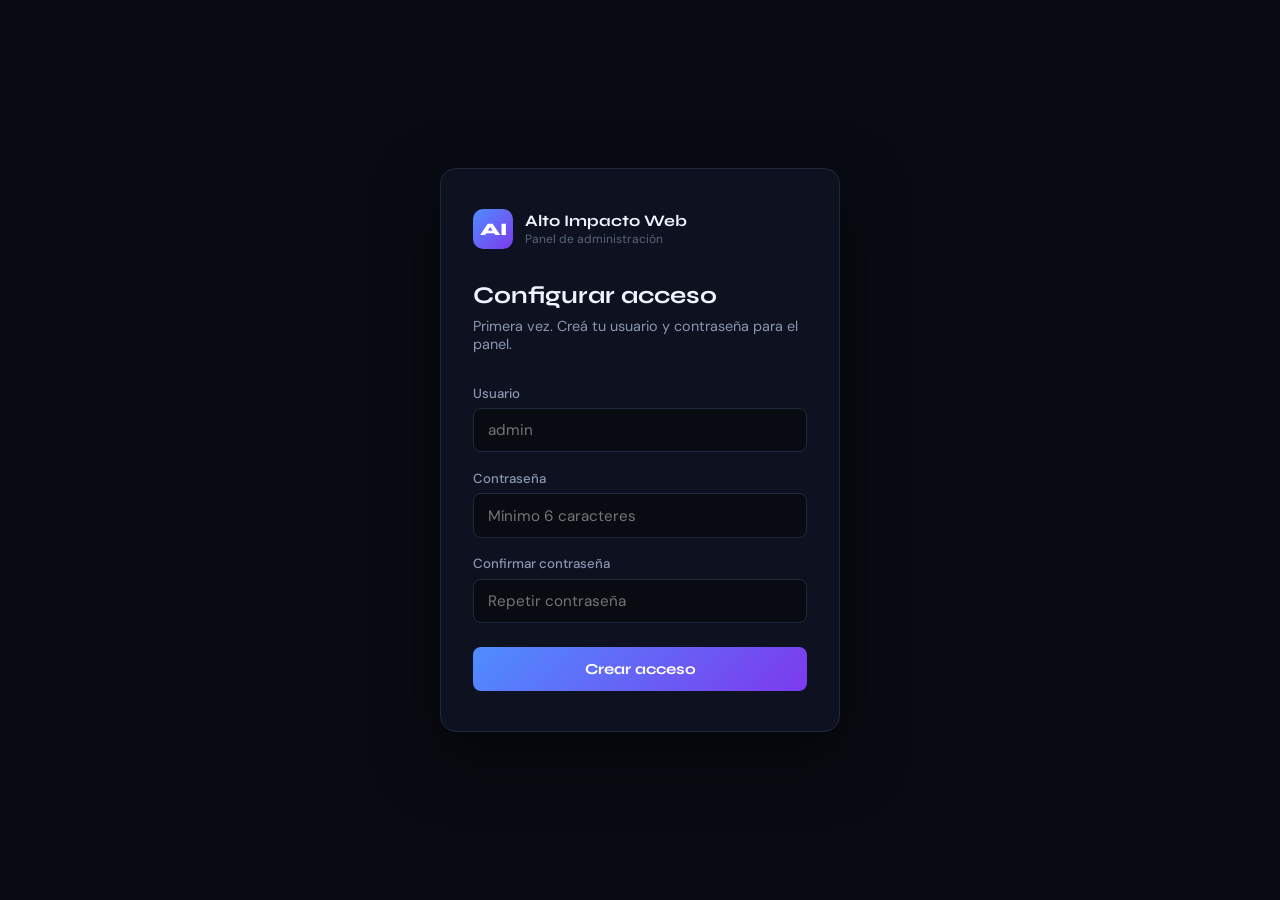
<file: nueva-web-editada/admin/index.html>
<!DOCTYPE html>
<html lang="es">
<head>
  <meta charset="UTF-8" />
  <meta name="viewport" content="width=device-width, initial-scale=1.0" />
  <meta name="robots" content="noindex, nofollow" />
  <meta name="googlebot" content="noindex, nofollow" />
  <title>Admin — Alto Impacto Web</title>
  <link rel="preconnect" href="https://fonts.googleapis.com" />
  <link rel="preconnect" href="https://fonts.gstatic.com" crossorigin />
  <link href="https://fonts.googleapis.com/css2?family=Syne:wght@400;600;700;800&family=DM+Sans:ital,wght@0,300;0,400;0,500;1,300&display=swap" rel="stylesheet" />
  <link rel="stylesheet" href="admin.css" />
</head>
<body>

<div class="admin-layout">

  <!-- Sidebar overlay (mobile) -->
  <div class="sidebar-overlay" id="sidebar-overlay"></div>

  <!-- ── Sidebar ── -->
  <aside class="sidebar" id="sidebar">
    <div class="sidebar-logo">
      <div class="logo-icon">AI</div>
      <div>
        <div class="logo-name">Alto Impacto Web</div>
        <div class="logo-sub">Panel admin</div>
      </div>
    </div>

    <nav class="sidebar-nav">
      <div class="nav-section">Menú</div>

      <button class="nav-item" data-view="dashboard">
        <svg viewBox="0 0 24 24" fill="none" stroke="currentColor" stroke-width="2"><rect x="3" y="3" width="7" height="7"/><rect x="14" y="3" width="7" height="7"/><rect x="3" y="14" width="7" height="7"/><rect x="14" y="14" width="7" height="7"/></svg>
        Dashboard
      </button>

      <button class="nav-item" data-view="clients">
        <svg viewBox="0 0 24 24" fill="none" stroke="currentColor" stroke-width="2"><path d="M17 21v-2a4 4 0 0 0-4-4H5a4 4 0 0 0-4 4v2"/><circle cx="9" cy="7" r="4"/><path d="M23 21v-2a4 4 0 0 0-3-3.87"/><path d="M16 3.13a4 4 0 0 1 0 7.75"/></svg>
        Clientes
      </button>
    </nav>

    <div class="sidebar-footer">
      <a href="../index.html" target="_blank" class="nav-item" style="text-decoration:none;margin-bottom:0.25rem">
        <svg viewBox="0 0 24 24" fill="none" stroke="currentColor" stroke-width="2"><circle cx="12" cy="12" r="10"/><line x1="2" y1="12" x2="22" y2="12"/><path d="M12 2a15.3 15.3 0 0 1 4 10 15.3 15.3 0 0 1-4 10 15.3 15.3 0 0 1-4-10 15.3 15.3 0 0 1 4-10z"/></svg>
        Ver sitio público
      </a>
      <button class="logout-btn" id="logout-btn">
        <svg viewBox="0 0 24 24" fill="none" stroke="currentColor" stroke-width="2"><path d="M9 21H5a2 2 0 0 1-2-2V5a2 2 0 0 1 2-2h4"/><polyline points="16 17 21 12 16 7"/><line x1="21" y1="12" x2="9" y2="12"/></svg>
        Cerrar sesión
      </button>
    </div>
  </aside>

  <!-- ── Main ── -->
  <div class="main-area">

    <!-- Topbar -->
    <header class="topbar">
      <div class="topbar-left">
        <button class="hamburger" id="hamburger" aria-label="Menú">
          <svg width="20" height="20" viewBox="0 0 24 24" fill="none" stroke="currentColor" stroke-width="2"><line x1="3" y1="6" x2="21" y2="6"/><line x1="3" y1="12" x2="21" y2="12"/><line x1="3" y1="18" x2="21" y2="18"/></svg>
        </button>
        <span class="topbar-title" id="topbar-title">Dashboard</span>
      </div>
      <div class="topbar-right">
        <span class="text-muted text-sm" id="topbar-user"></span>
      </div>
    </header>

    <!-- Content -->
    <main class="content" id="main-content">
      <!-- Rendered by app.js -->
    </main>

  </div>
</div>

<!-- ── Global Modals ── -->

<!-- Confirm dialog -->
<div class="modal-overlay confirm-modal" id="confirm-modal">
  <div class="modal" style="max-width:380px">
    <div class="modal-header">
      <span class="modal-title">Confirmar acción</span>
    </div>
    <div class="modal-body">
      <p id="confirm-msg" style="color:var(--text-secondary)"></p>
    </div>
    <div class="modal-footer">
      <button class="btn btn-outline" id="confirm-no">Cancelar</button>
      <button class="btn btn-danger" id="confirm-yes">Eliminar</button>
    </div>
  </div>
</div>

<!-- Toast container -->
<div class="toast-container" id="toast-container"></div>

<script src="db.js"></script>
<script src="app.js"></script>
<script>
  // Show username in topbar
  try {
    const sess = JSON.parse(sessionStorage.getItem('aiw_session') || '{}');
    if (sess.user) document.getElementById('topbar-user').textContent = sess.user;
  } catch {}
</script>
</body>
</html>
</file>
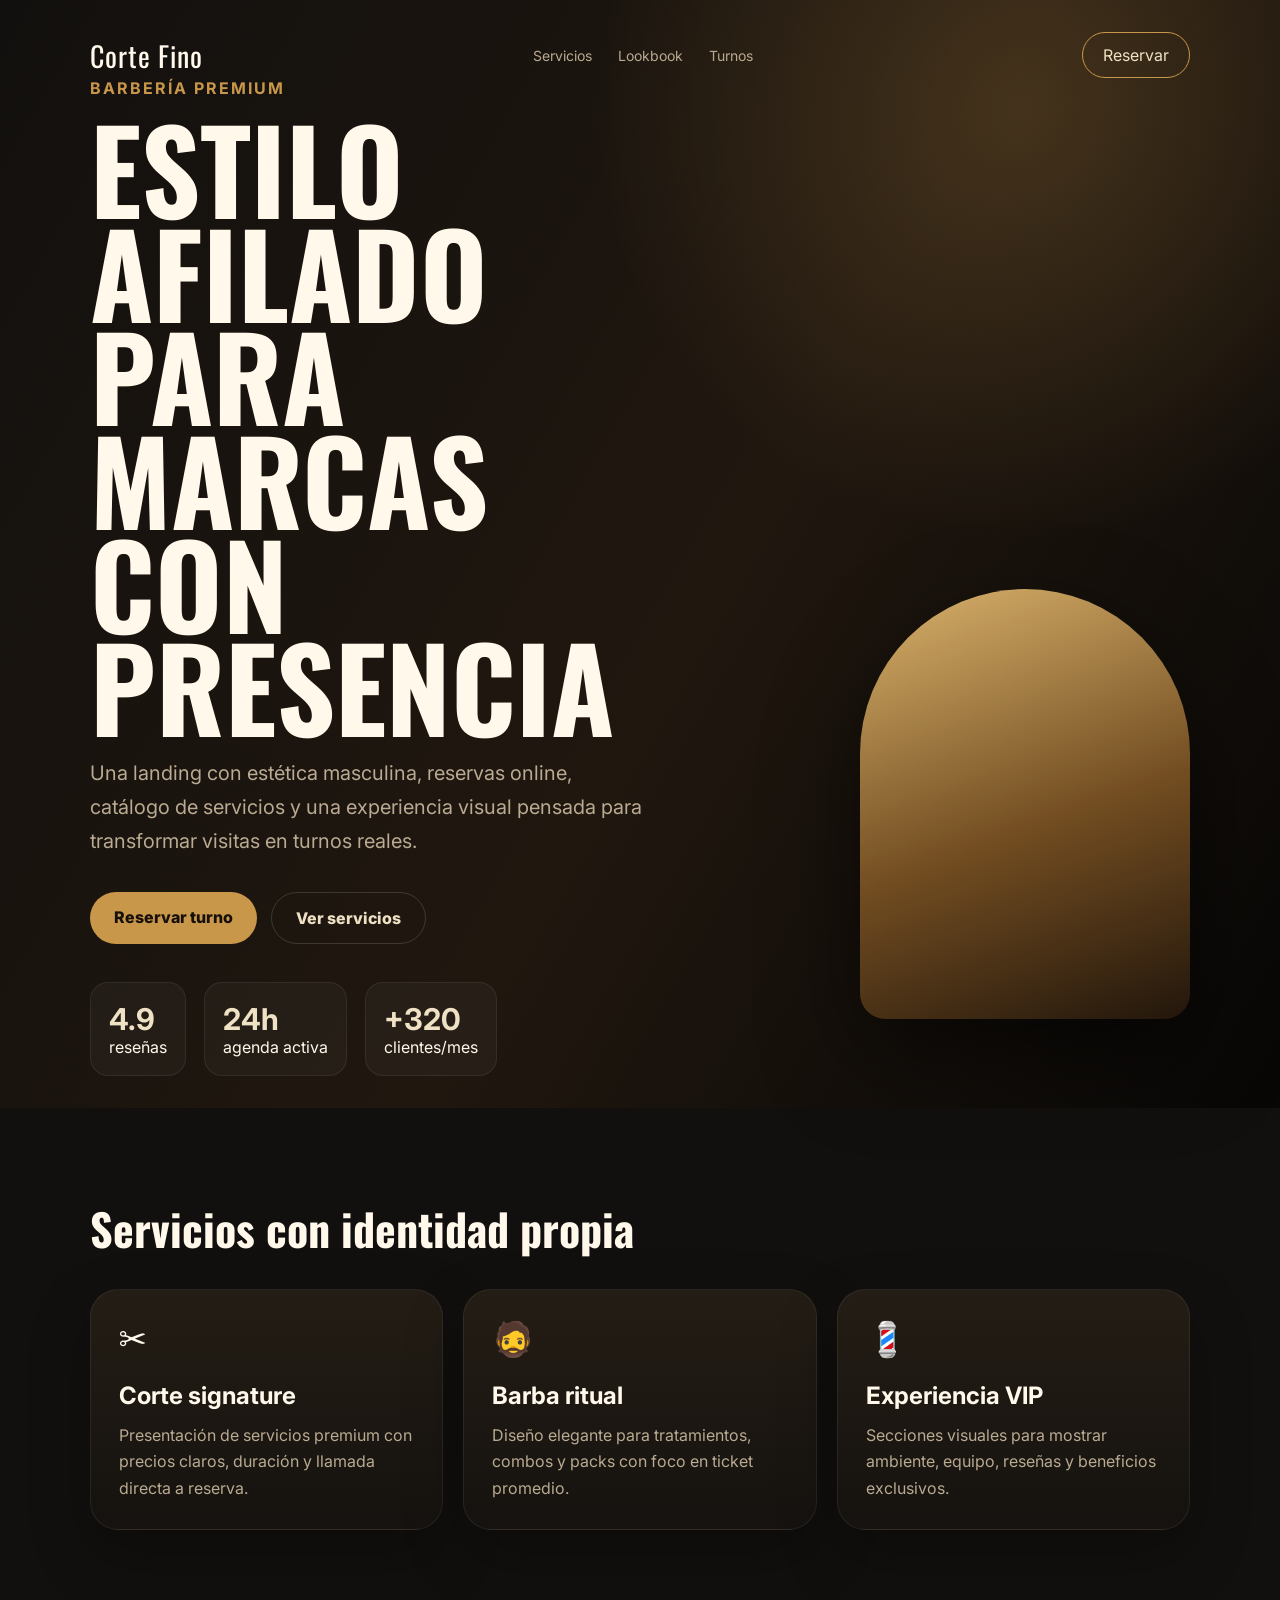
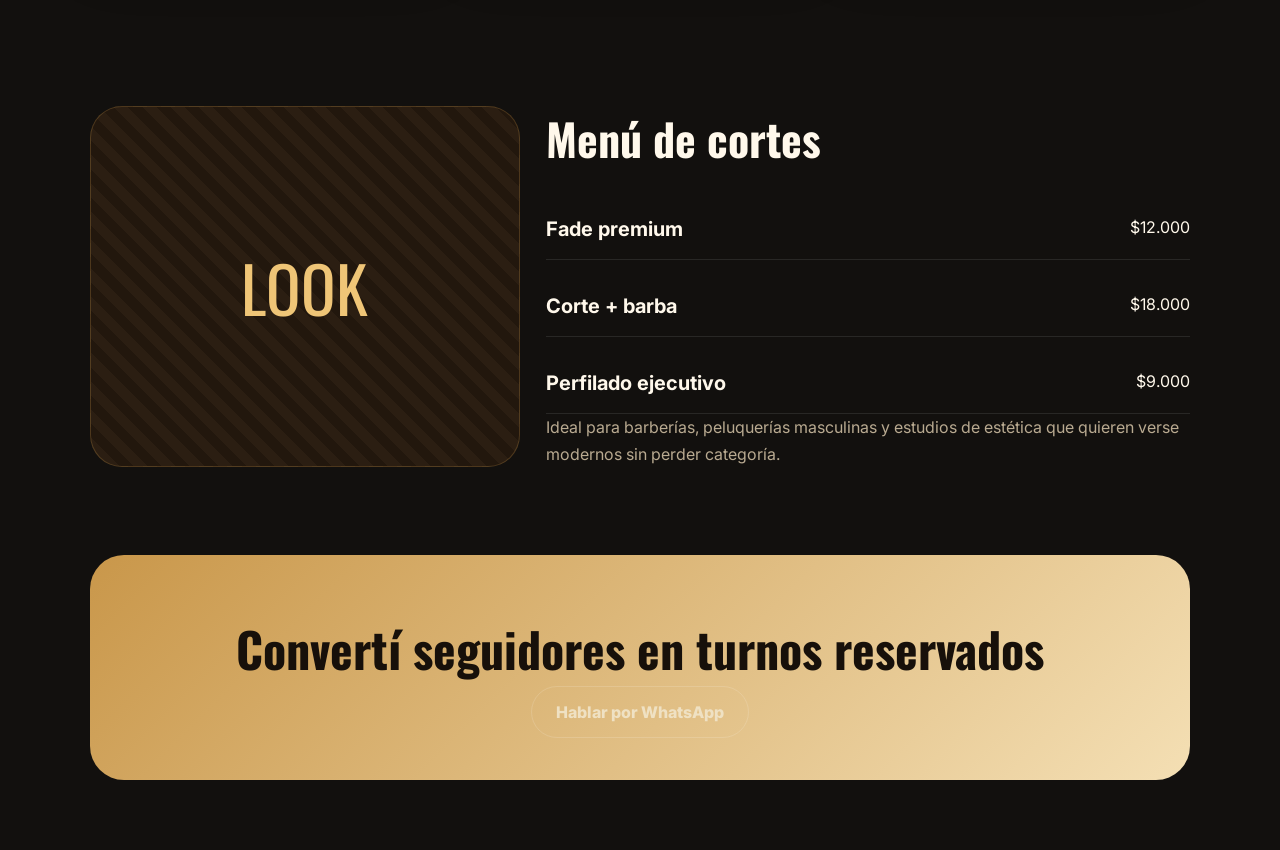
<file: porfolio/barberia-premium-modificado/barberia-premium/index.html>
<!DOCTYPE html>
<html lang="es">
<head>
<meta charset="UTF-8">
<meta name="viewport" content="width=device-width, initial-scale=1.0">
<meta name="description" content="Demo profesional de portfolio: Barbería premium / reservas online.">
<title>Corte Fino Studio</title>
<link rel="preconnect" href="https://fonts.googleapis.com">
<link rel="preconnect" href="https://fonts.gstatic.com" crossorigin>
<link href="https://fonts.googleapis.com/css2?family=Oswald:wght@400;500;700&family=Inter:wght@400;500;700&display=swap" rel="stylesheet">
<link rel="stylesheet" href="styles.css">
</head>
<body>
<header class="hero"><nav class="nav"><div class="brand">Corte Fino</div><div class="nav-links"><a href="#servicios">Servicios</a><a href="#lookbook">Lookbook</a><a href="#turnos">Turnos</a></div><a class="book" href="#turnos">Reservar</a></nav><div class="hero-grid"><div><div class="eyebrow">Barbería premium</div><h1>Estilo afilado para marcas con presencia</h1><p>Una landing con estética masculina, reservas online, catálogo de servicios y una experiencia visual pensada para transformar visitas en turnos reales.</p><div class="actions"><a class="btn primary">Reservar turno</a><a class="btn secondary">Ver servicios</a></div><div class="stats"><div class="stat"><b>4.9</b><br>reseñas</div><div class="stat"><b>24h</b><br>agenda activa</div><div class="stat"><b>+320</b><br>clientes/mes</div></div></div></div></header><section id="servicios"><h2 class="section-title">Servicios con identidad propia</h2><div class="services"><article class="card"><div class="icon">✂️</div><h3>Corte signature</h3><p>Presentación de servicios premium con precios claros, duración y llamada directa a reserva.</p></article><article class="card"><div class="icon">🧔</div><h3>Barba ritual</h3><p>Diseño elegante para tratamientos, combos y packs con foco en ticket promedio.</p></article><article class="card"><div class="icon">💈</div><h3>Experiencia VIP</h3><p>Secciones visuales para mostrar ambiente, equipo, reseñas y beneficios exclusivos.</p></article></div></section><section id="lookbook" class="split"><div class="panel">LOOK</div><div><h2 class="section-title">Menú de cortes</h2><div class="menu"><div class="menu-item"><strong>Fade premium</strong><span>$12.000</span></div><div class="menu-item"><strong>Corte + barba</strong><span>$18.000</span></div><div class="menu-item"><strong>Perfilado ejecutivo</strong><span>$9.000</span></div></div><p>Ideal para barberías, peluquerías masculinas y estudios de estética que quieren verse modernos sin perder categoría.</p></div></section><section id="turnos" class="cta"><h2>Convertí seguidores en turnos reservados</h2><a class="btn secondary">Hablar por WhatsApp</a></section>
</body>
</html>
</file>
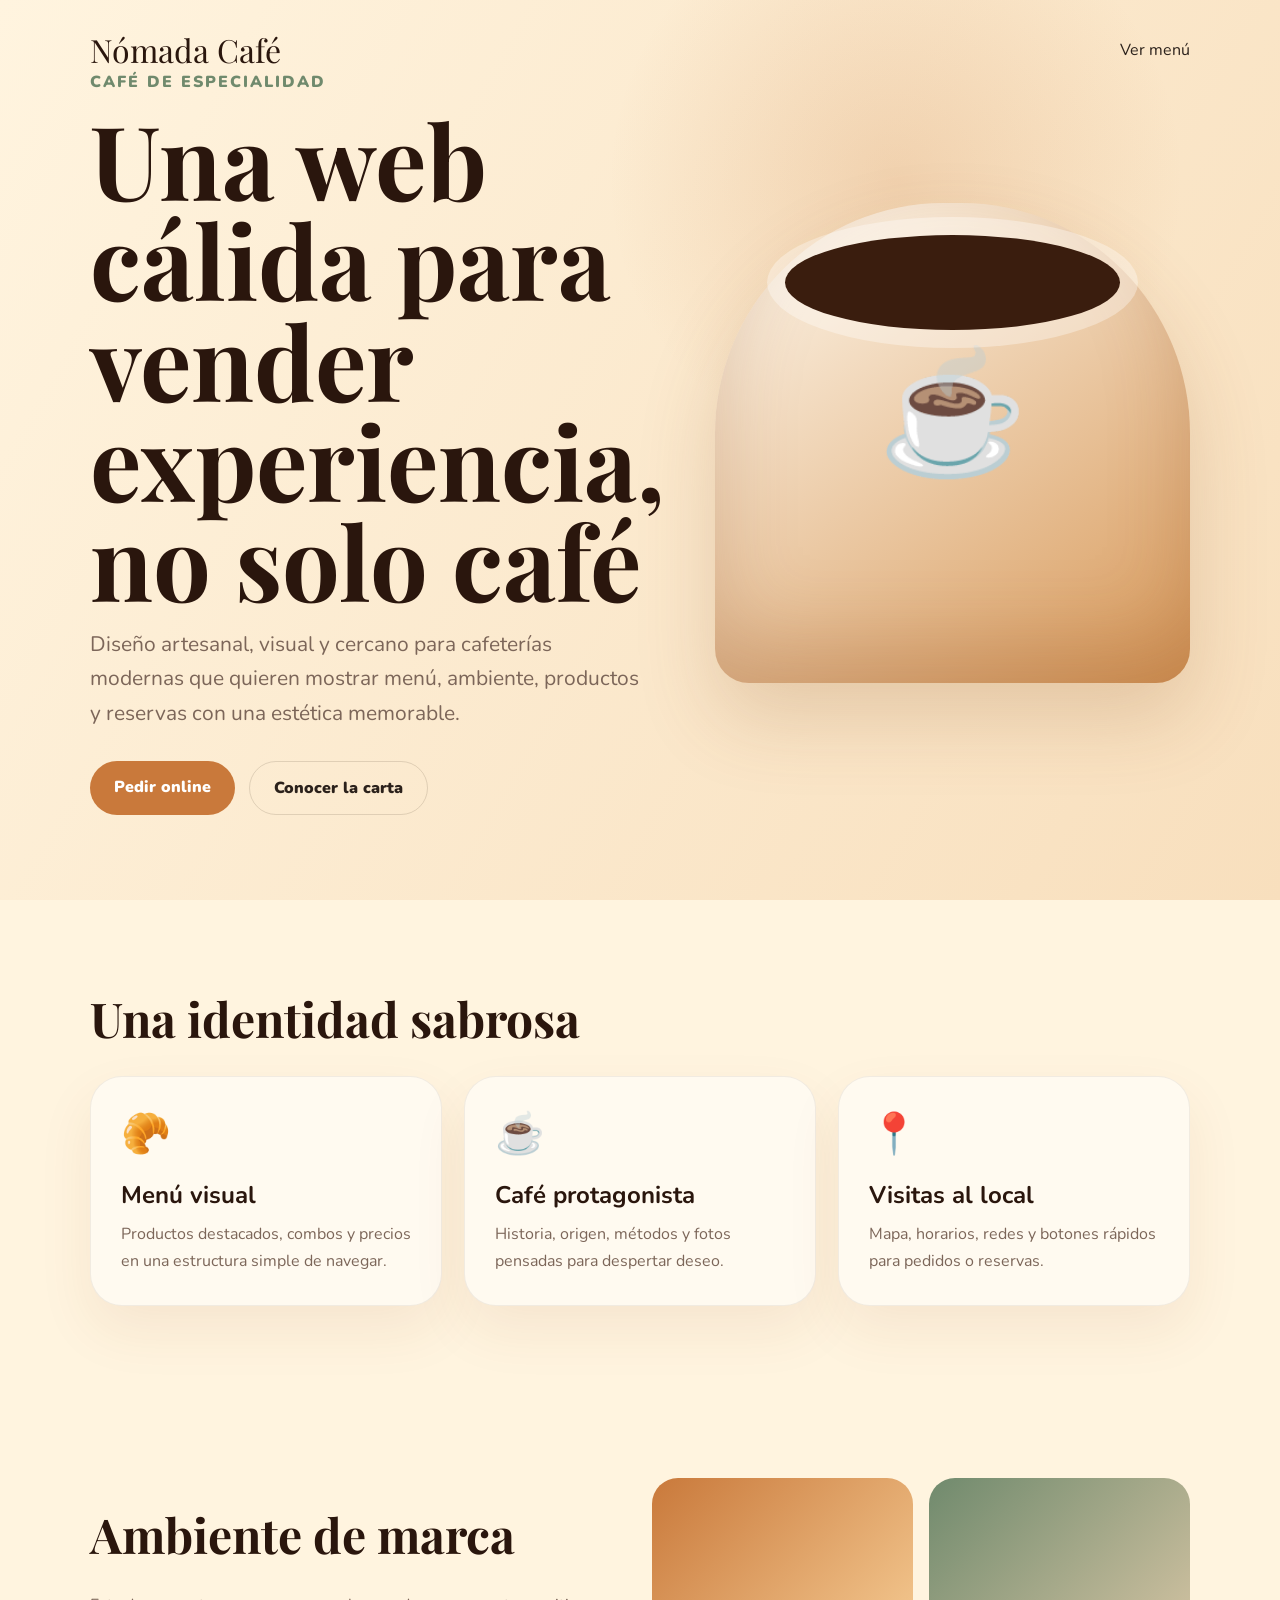
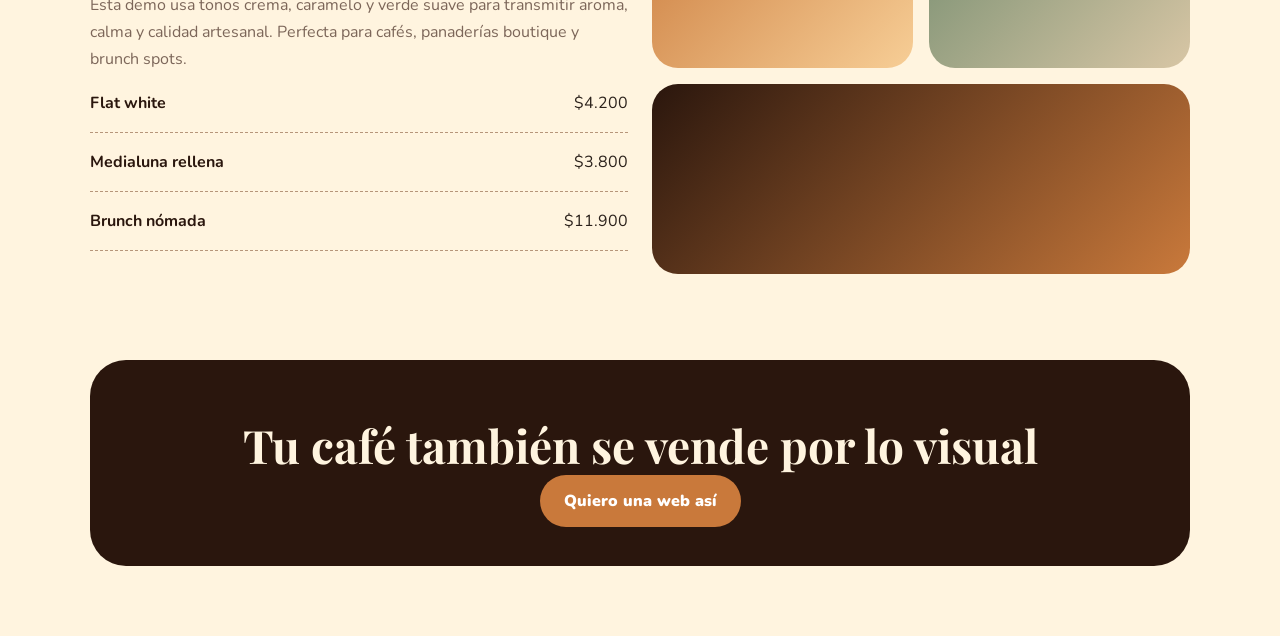
<file: porfolio/cafe-moderno-modificado/cafe-moderno/index.html>
<!DOCTYPE html>
<html lang="es">
<head>
<meta charset="UTF-8">
<meta name="viewport" content="width=device-width, initial-scale=1.0">
<meta name="description" content="Demo profesional de portfolio: Cafetería artesanal / experiencia cálida.">
<title>Nómada Café</title>
<link rel="preconnect" href="https://fonts.googleapis.com">
<link rel="preconnect" href="https://fonts.gstatic.com" crossorigin>
<link href="https://fonts.googleapis.com/css2?family=Playfair+Display:wght@600;700&family=Nunito:wght@400;600;800&display=swap" rel="stylesheet">
<link rel="stylesheet" href="styles.css">
</head>
<body>
<header class="hero"><nav><div class="brand">Nómada Café</div><a href="#menu">Ver menú</a></nav><div class="hero-grid"><div><div class="eyebrow">Café de especialidad</div><h1>Una web cálida para vender experiencia, no solo café</h1><p>Diseño artesanal, visual y cercano para cafeterías modernas que quieren mostrar menú, ambiente, productos y reservas con una estética memorable.</p><div class="actions"><a class="btn primary">Pedir online</a><a class="btn secondary">Conocer la carta</a></div></div><div class="cup"></div></div></header><section><h2 class="section-title">Una identidad sabrosa</h2><div class="cards"><article class="card"><div class="icon">🥐</div><h3>Menú visual</h3><p>Productos destacados, combos y precios en una estructura simple de navegar.</p></article><article class="card"><div class="icon">☕</div><h3>Café protagonista</h3><p>Historia, origen, métodos y fotos pensadas para despertar deseo.</p></article><article class="card"><div class="icon">📍</div><h3>Visitas al local</h3><p>Mapa, horarios, redes y botones rápidos para pedidos o reservas.</p></article></div></section><section class="story"><div><h2 class="section-title">Ambiente de marca</h2><p>Esta demo usa tonos crema, caramelo y verde suave para transmitir aroma, calma y calidad artesanal. Perfecta para cafés, panaderías boutique y brunch spots.</p><div id="menu"><div class="menu-row"><strong>Flat white</strong><span>$4.200</span></div><div class="menu-row"><strong>Medialuna rellena</strong><span>$3.800</span></div><div class="menu-row"><strong>Brunch nómada</strong><span>$11.900</span></div></div></div><div class="photo-grid"><div class="photo"></div><div class="photo"></div><div class="photo"></div></div></section><section class="cta"><h2>Tu café también se vende por lo visual</h2><a class="btn primary">Quiero una web así</a></section>
</body>
</html>
</file>
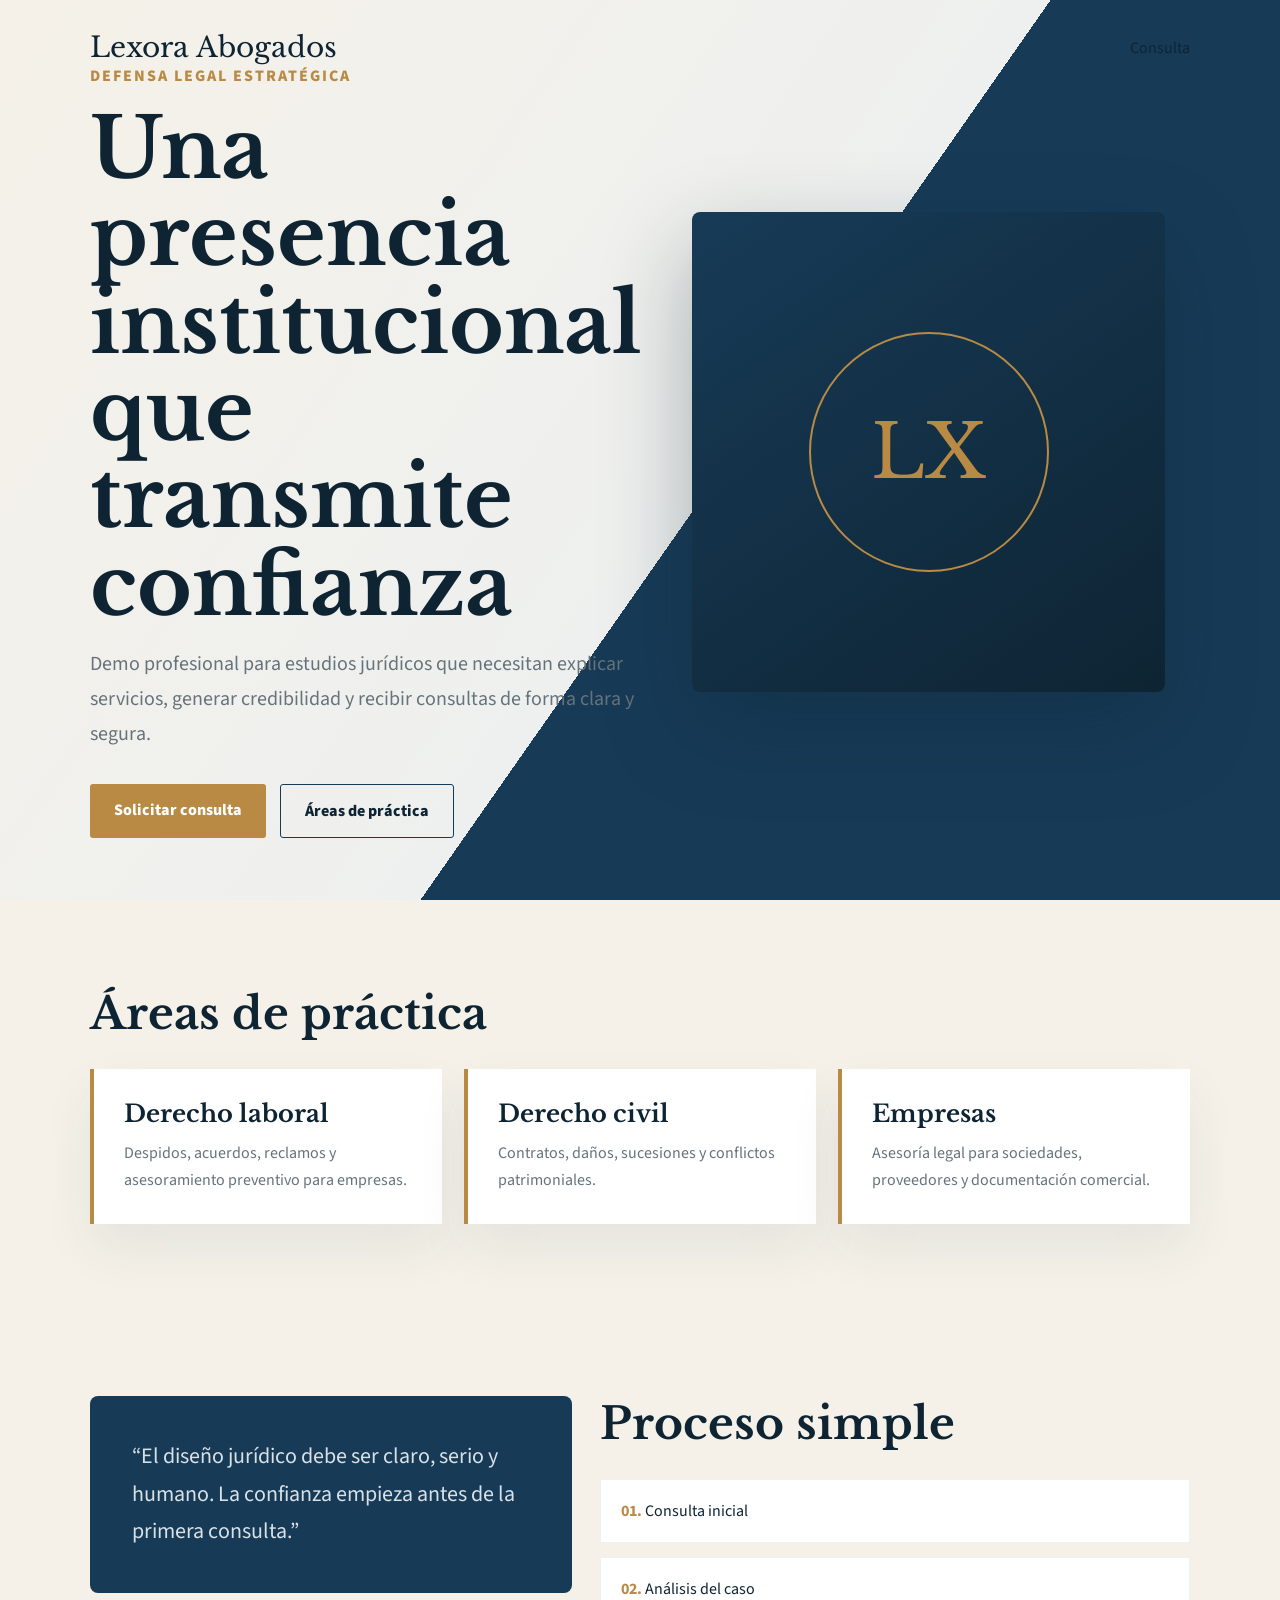
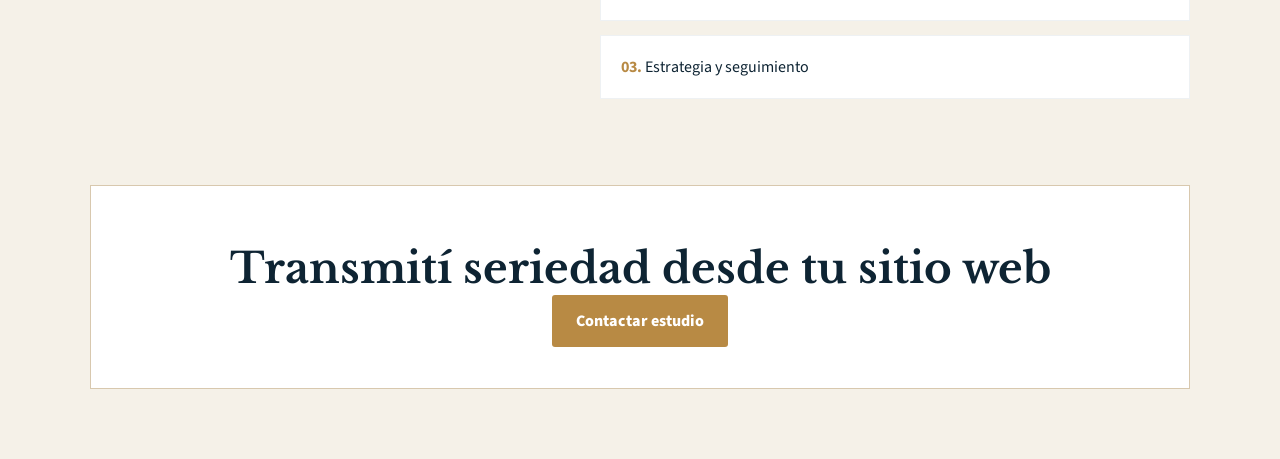
<file: porfolio/estudio-juridico-modificado/estudio-juridico/index.html>
<!DOCTYPE html>
<html lang="es">
<head>
<meta charset="UTF-8">
<meta name="viewport" content="width=device-width, initial-scale=1.0">
<meta name="description" content="Demo profesional de portfolio: Estudio jurídico / confianza institucional.">
<title>Lexora Abogados</title>
<link rel="preconnect" href="https://fonts.googleapis.com">
<link rel="preconnect" href="https://fonts.gstatic.com" crossorigin>
<link href="https://fonts.googleapis.com/css2?family=Libre+Baskerville:wght@400;700&family=Source+Sans+3:wght@400;600;700&display=swap" rel="stylesheet">
<link rel="stylesheet" href="styles.css">
</head>
<body>
<header class="hero"><nav><div class="brand">Lexora Abogados</div><a href="#consulta">Consulta</a></nav><div class="hero-grid"><div><div class="eyebrow">Defensa legal estratégica</div><h1>Una presencia institucional que transmite confianza</h1><p>Demo profesional para estudios jurídicos que necesitan explicar servicios, generar credibilidad y recibir consultas de forma clara y segura.</p><div class="actions"><a class="btn primary">Solicitar consulta</a><a class="btn secondary">Áreas de práctica</a></div></div><div class="seal"><span>LX</span></div></div></header><section><h2 class="section-title">Áreas de práctica</h2><div class="areas"><article class="area"><h3>Derecho laboral</h3><p>Despidos, acuerdos, reclamos y asesoramiento preventivo para empresas.</p></article><article class="area"><h3>Derecho civil</h3><p>Contratos, daños, sucesiones y conflictos patrimoniales.</p></article><article class="area"><h3>Empresas</h3><p>Asesoría legal para sociedades, proveedores y documentación comercial.</p></article></div></section><section class="trust"><div class="quote"><p>“El diseño jurídico debe ser claro, serio y humano. La confianza empieza antes de la primera consulta.”</p></div><div><h2 class="section-title">Proceso simple</h2><div class="process"><div><strong>01.</strong> Consulta inicial</div><div><strong>02.</strong> Análisis del caso</div><div><strong>03.</strong> Estrategia y seguimiento</div></div></div></section><section id="consulta" class="cta"><h2>Transmití seriedad desde tu sitio web</h2><a class="btn primary">Contactar estudio</a></section>
</body>
</html>
</file>
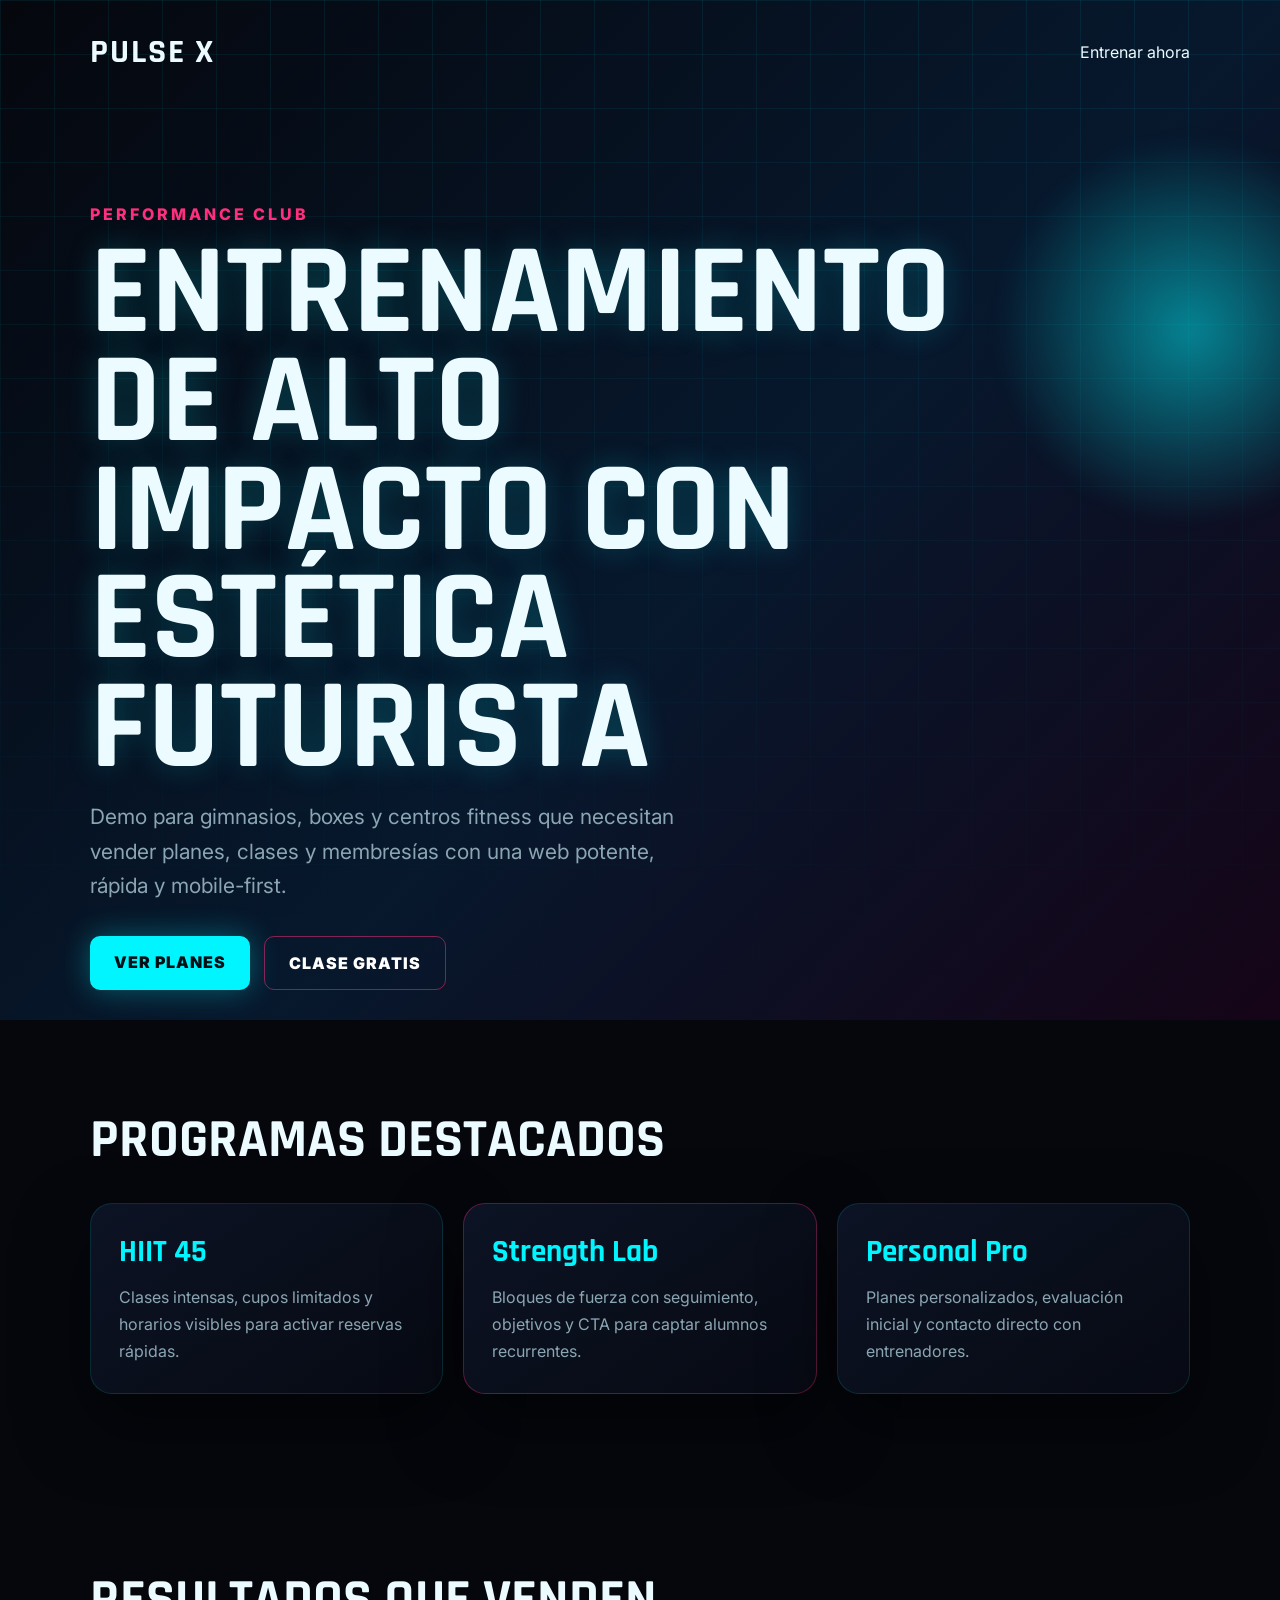
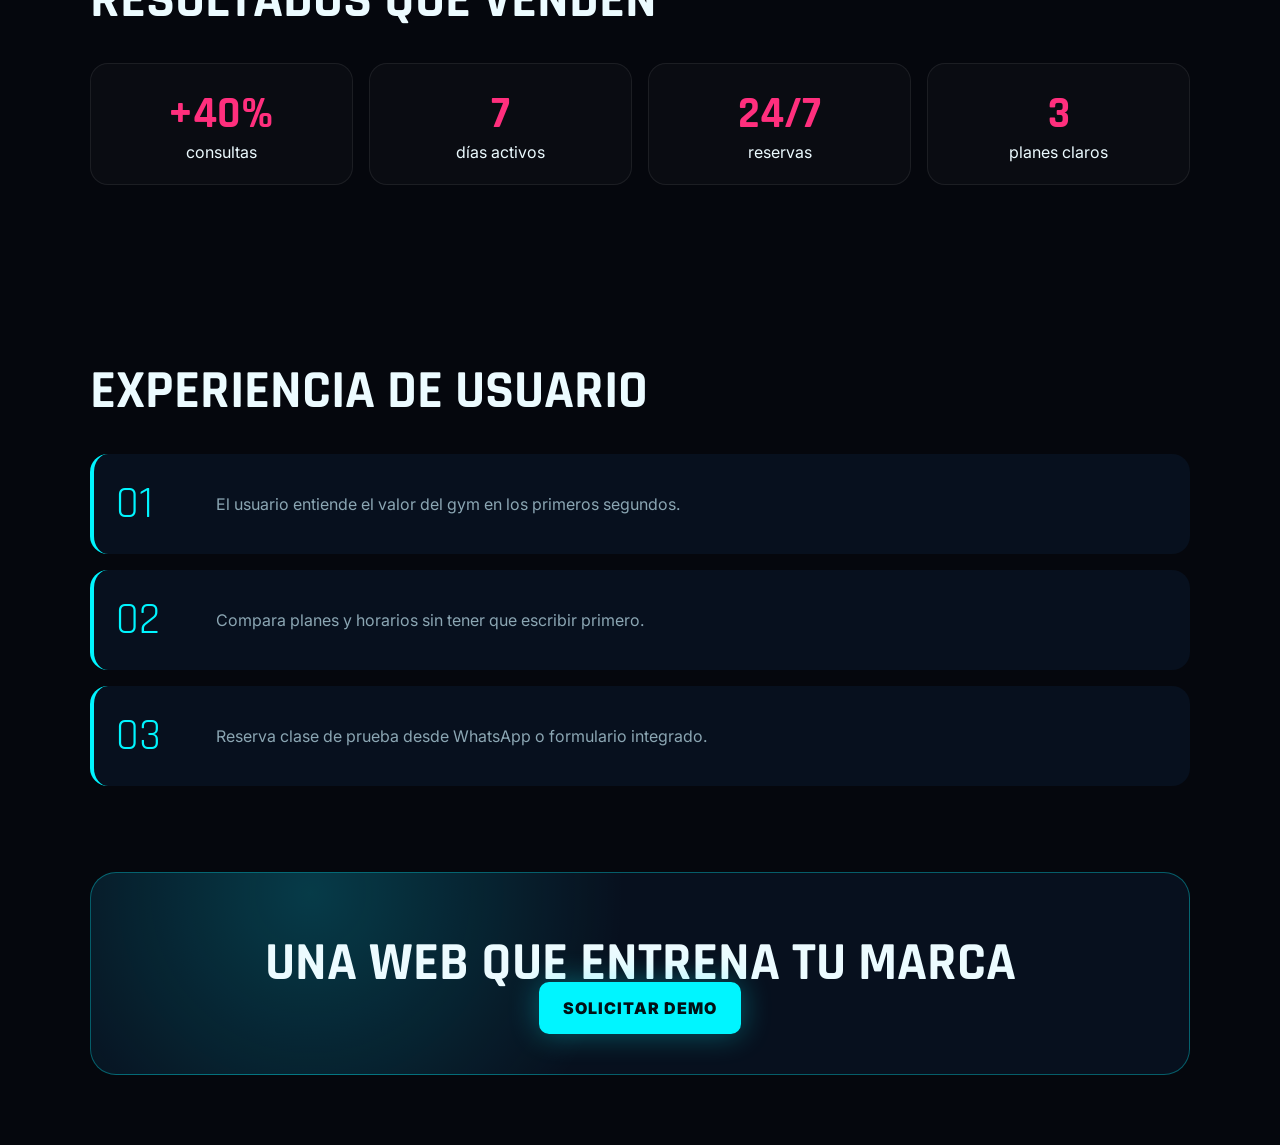
<file: porfolio/gym-futurista-modificado/gym-futurista/index.html>
<!DOCTYPE html>
<html lang="es">
<head>
<meta charset="UTF-8">
<meta name="viewport" content="width=device-width, initial-scale=1.0">
<meta name="description" content="Demo profesional de portfolio: Gimnasio futurista / alto rendimiento.">
<title>Pulse X Training</title>
<link rel="preconnect" href="https://fonts.googleapis.com">
<link rel="preconnect" href="https://fonts.gstatic.com" crossorigin>
<link href="https://fonts.googleapis.com/css2?family=Rajdhani:wght@400;600;700&family=Inter:wght@400;500;700&display=swap" rel="stylesheet">
<link rel="stylesheet" href="styles.css">
</head>
<body>
<header class="hero"><div class="orb"></div><nav><div class="brand">PULSE X</div><a href="#planes">Entrenar ahora</a></nav><div class="hero-content"><div class="eyebrow">Performance club</div><h1>Entrenamiento de alto impacto con estética futurista</h1><p>Demo para gimnasios, boxes y centros fitness que necesitan vender planes, clases y membresías con una web potente, rápida y mobile-first.</p><div class="actions"><a class="btn primary">Ver planes</a><a class="btn secondary">Clase gratis</a></div></div></header><section id="planes"><h2 class="section-title">Programas destacados</h2><div class="programs"><article class="card"><h3>HIIT 45</h3><p>Clases intensas, cupos limitados y horarios visibles para activar reservas rápidas.</p></article><article class="card"><h3>Strength Lab</h3><p>Bloques de fuerza con seguimiento, objetivos y CTA para captar alumnos recurrentes.</p></article><article class="card"><h3>Personal Pro</h3><p>Planes personalizados, evaluación inicial y contacto directo con entrenadores.</p></article></div></section><section><h2 class="section-title">Resultados que venden</h2><div class="metrics"><div class="metric"><b>+40%</b><br>consultas</div><div class="metric"><b>7</b><br>días activos</div><div class="metric"><b>24/7</b><br>reservas</div><div class="metric"><b>3</b><br>planes claros</div></div></section><section><h2 class="section-title">Experiencia de usuario</h2><div class="timeline"><div class="step"><div class="num">01</div><p>El usuario entiende el valor del gym en los primeros segundos.</p></div><div class="step"><div class="num">02</div><p>Compara planes y horarios sin tener que escribir primero.</p></div><div class="step"><div class="num">03</div><p>Reserva clase de prueba desde WhatsApp o formulario integrado.</p></div></div></section><section class="cta"><h2>Una web que entrena tu marca</h2><a class="btn primary">Solicitar demo</a></section>
</body>
</html>
</file>
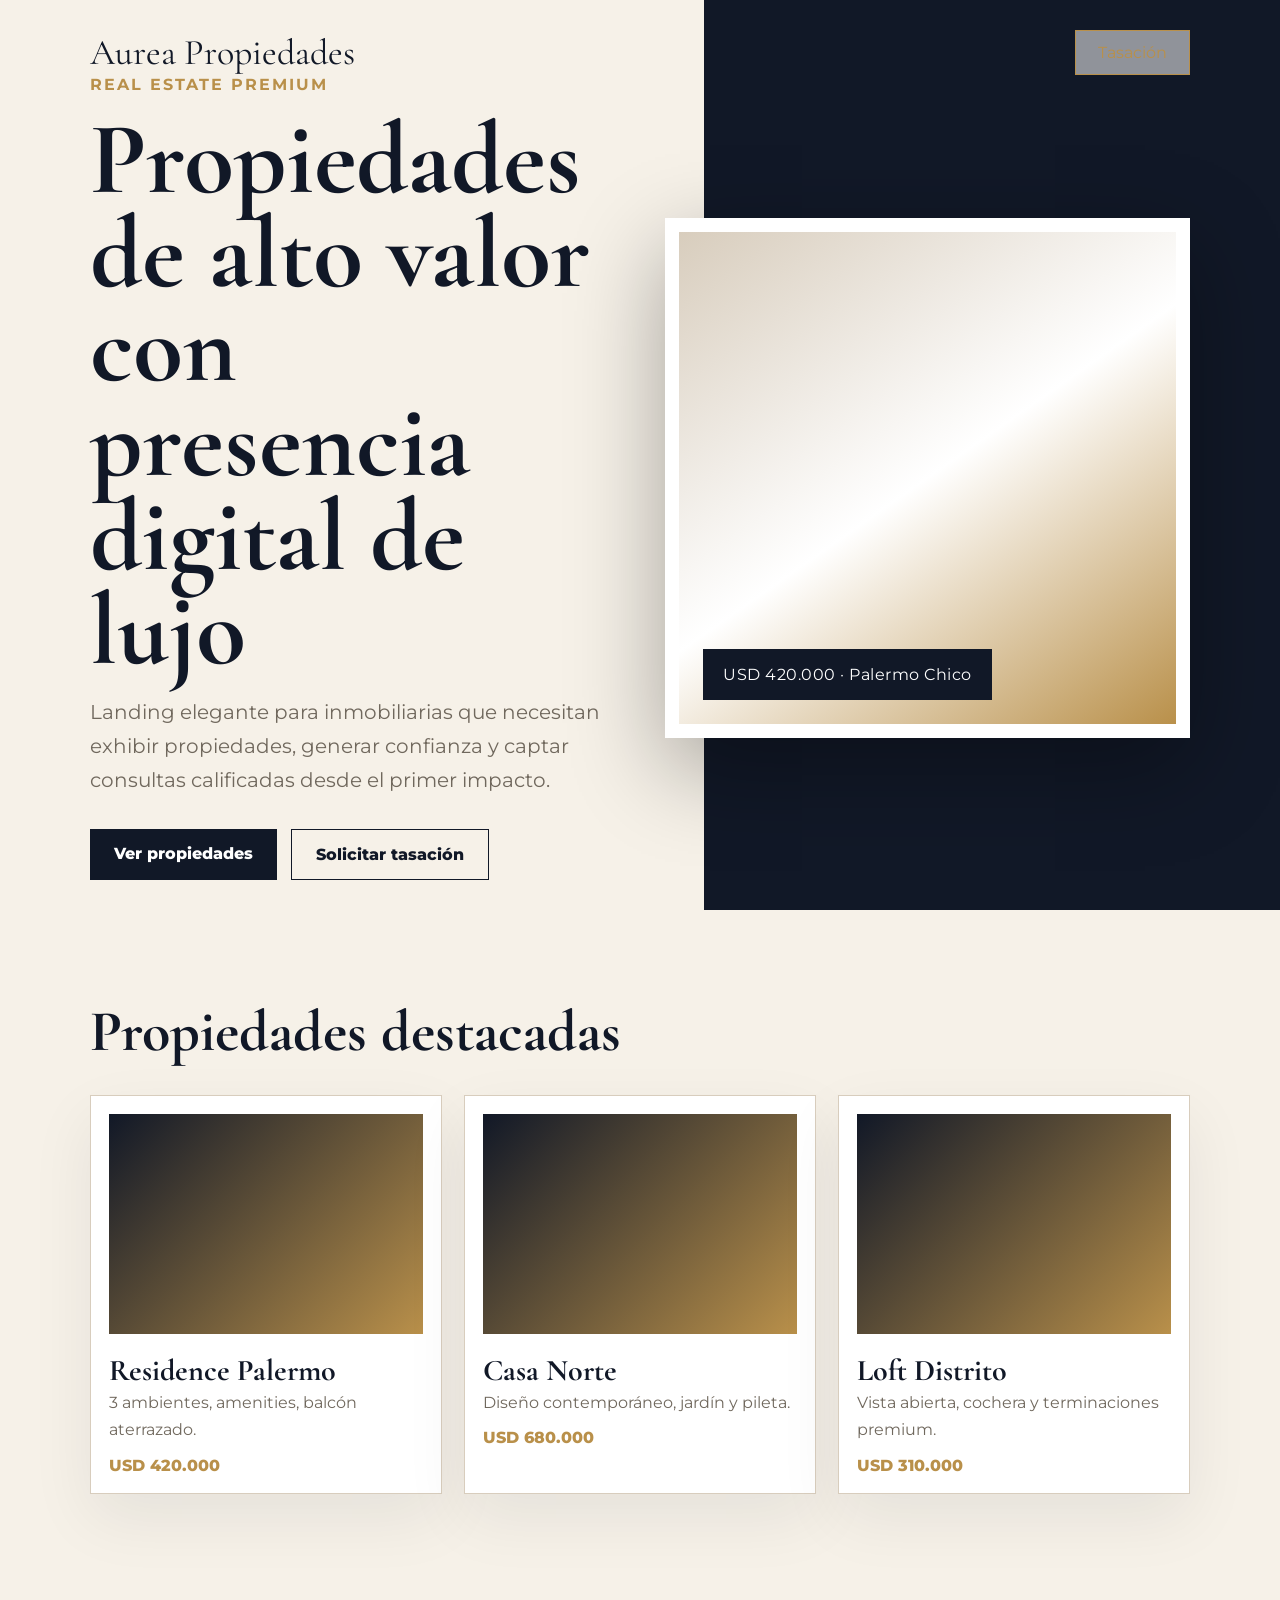
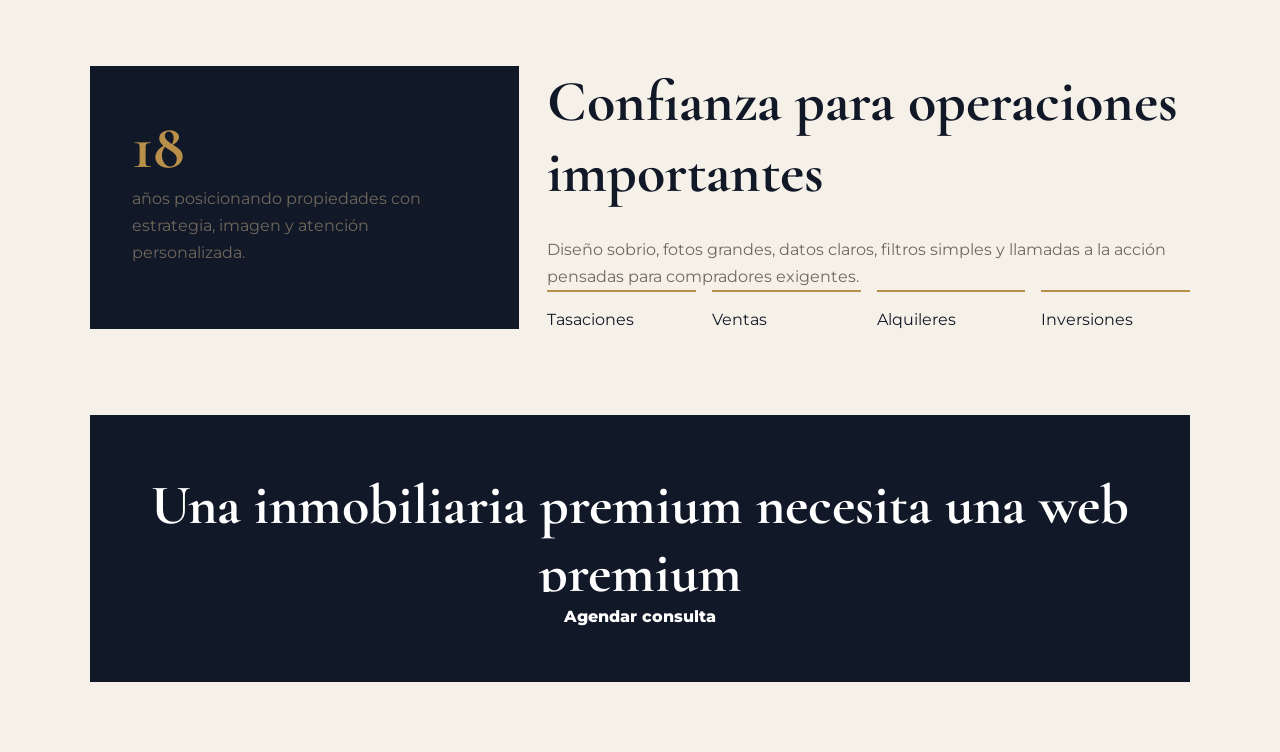
<file: porfolio/inmobiliaria-luxury-modificado/inmobiliaria-luxury/index.html>
<!DOCTYPE html>
<html lang="es">
<head>
<meta charset="UTF-8">
<meta name="viewport" content="width=device-width, initial-scale=1.0">
<meta name="description" content="Demo profesional de portfolio: Inmobiliaria luxury / propiedades destacadas.">
<title>Aurea Propiedades</title>
<link rel="preconnect" href="https://fonts.googleapis.com">
<link rel="preconnect" href="https://fonts.gstatic.com" crossorigin>
<link href="https://fonts.googleapis.com/css2?family=Cormorant+Garamond:wght@600;700&family=Montserrat:wght@400;500;700&display=swap" rel="stylesheet">
<link rel="stylesheet" href="styles.css">
</head>
<body>
<header class="hero"><nav><div class="brand">Aurea Propiedades</div><a href="#propiedades">Tasación</a></nav><div class="hero-grid"><div><div class="eyebrow">Real estate premium</div><h1>Propiedades de alto valor con presencia digital de lujo</h1><p>Landing elegante para inmobiliarias que necesitan exhibir propiedades, generar confianza y captar consultas calificadas desde el primer impacto.</p><div class="actions"><a class="btn primary">Ver propiedades</a><a class="btn secondary">Solicitar tasación</a></div></div><div class="property-card"></div></div></header><section id="propiedades"><h2 class="section-title">Propiedades destacadas</h2><div class="listings"><article class="listing"><div class="listing-img"></div><h3>Residence Palermo</h3><p>3 ambientes, amenities, balcón aterrazado.</p><div class="price">USD 420.000</div></article><article class="listing"><div class="listing-img"></div><h3>Casa Norte</h3><p>Diseño contemporáneo, jardín y pileta.</p><div class="price">USD 680.000</div></article><article class="listing"><div class="listing-img"></div><h3>Loft Distrito</h3><p>Vista abierta, cochera y terminaciones premium.</p><div class="price">USD 310.000</div></article></div></section><section class="about"><div class="box"><b>18</b><p>años posicionando propiedades con estrategia, imagen y atención personalizada.</p></div><div><h2 class="section-title">Confianza para operaciones importantes</h2><p>Diseño sobrio, fotos grandes, datos claros, filtros simples y llamadas a la acción pensadas para compradores exigentes.</p><div class="features"><div class="feature">Tasaciones</div><div class="feature">Ventas</div><div class="feature">Alquileres</div><div class="feature">Inversiones</div></div></div></section><section class="cta"><h2>Una inmobiliaria premium necesita una web premium</h2><a class="btn primary">Agendar consulta</a></section>
</body>
</html>
</file>
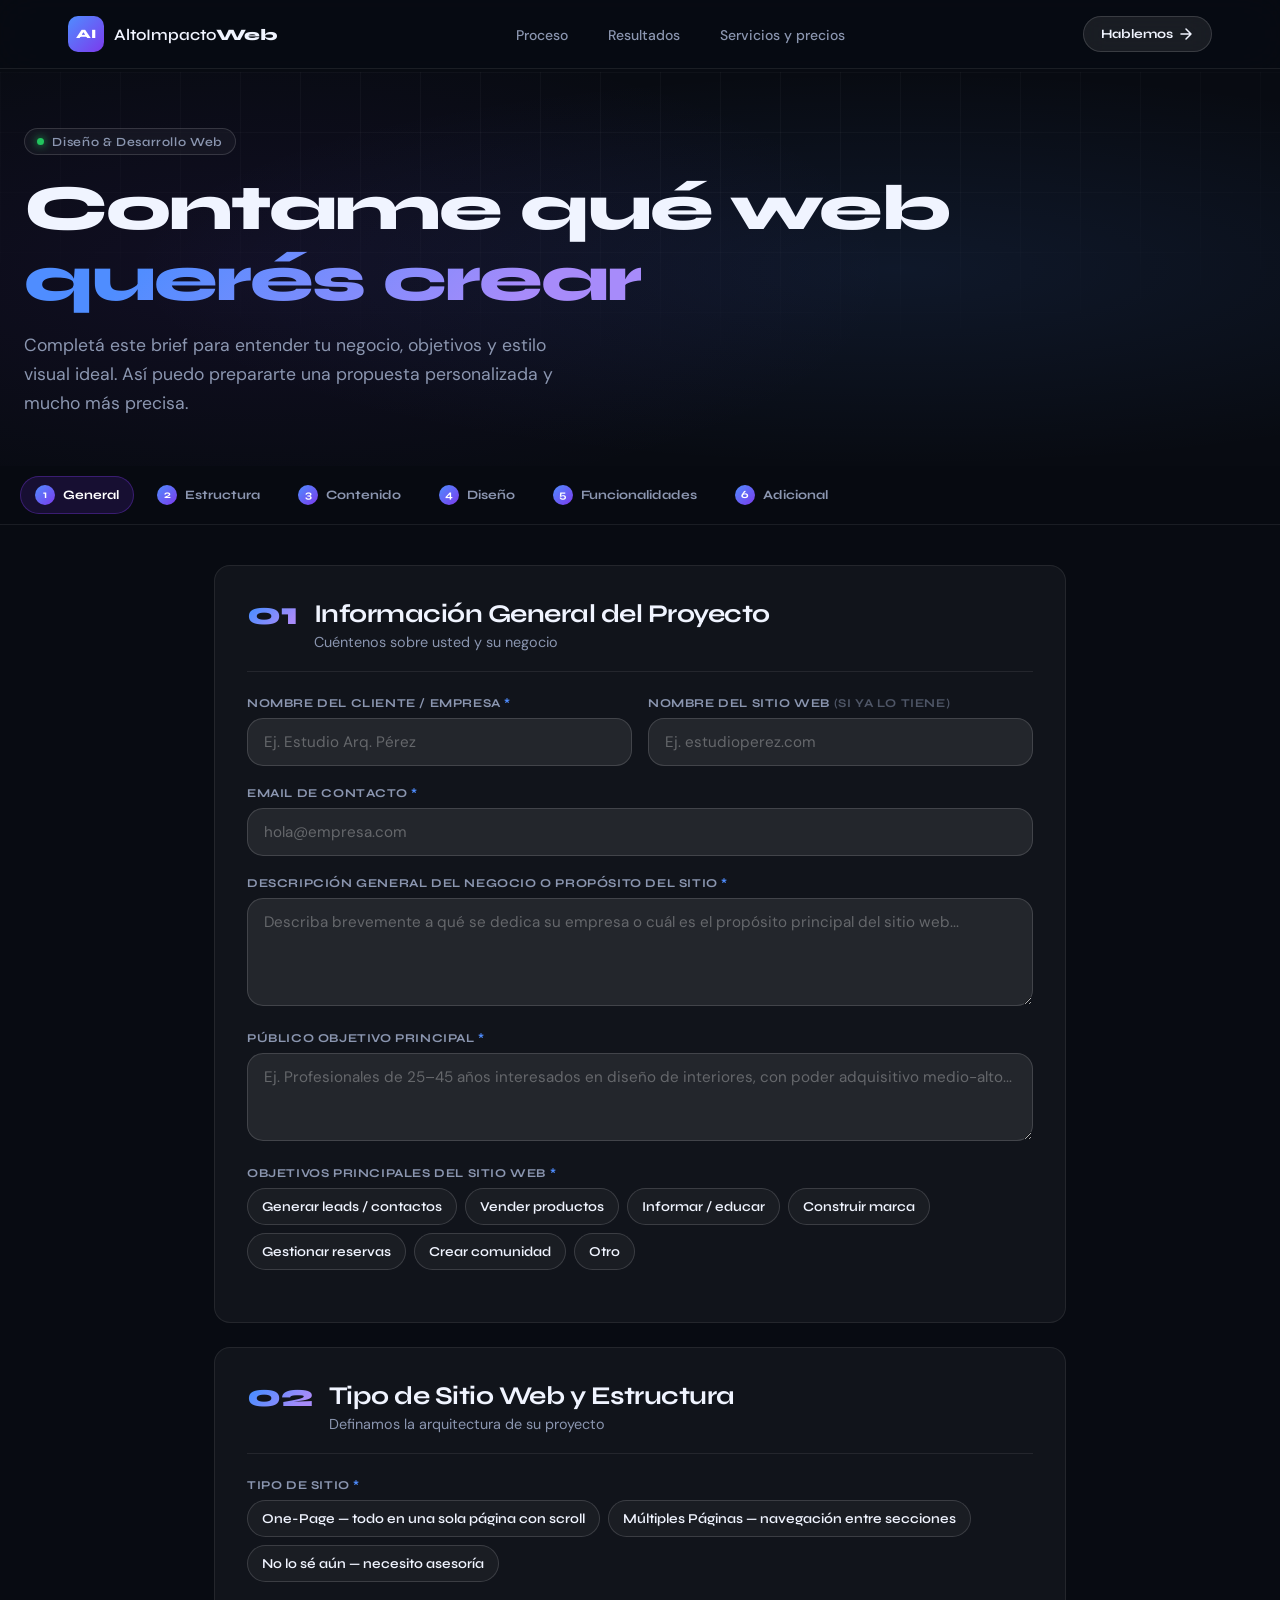
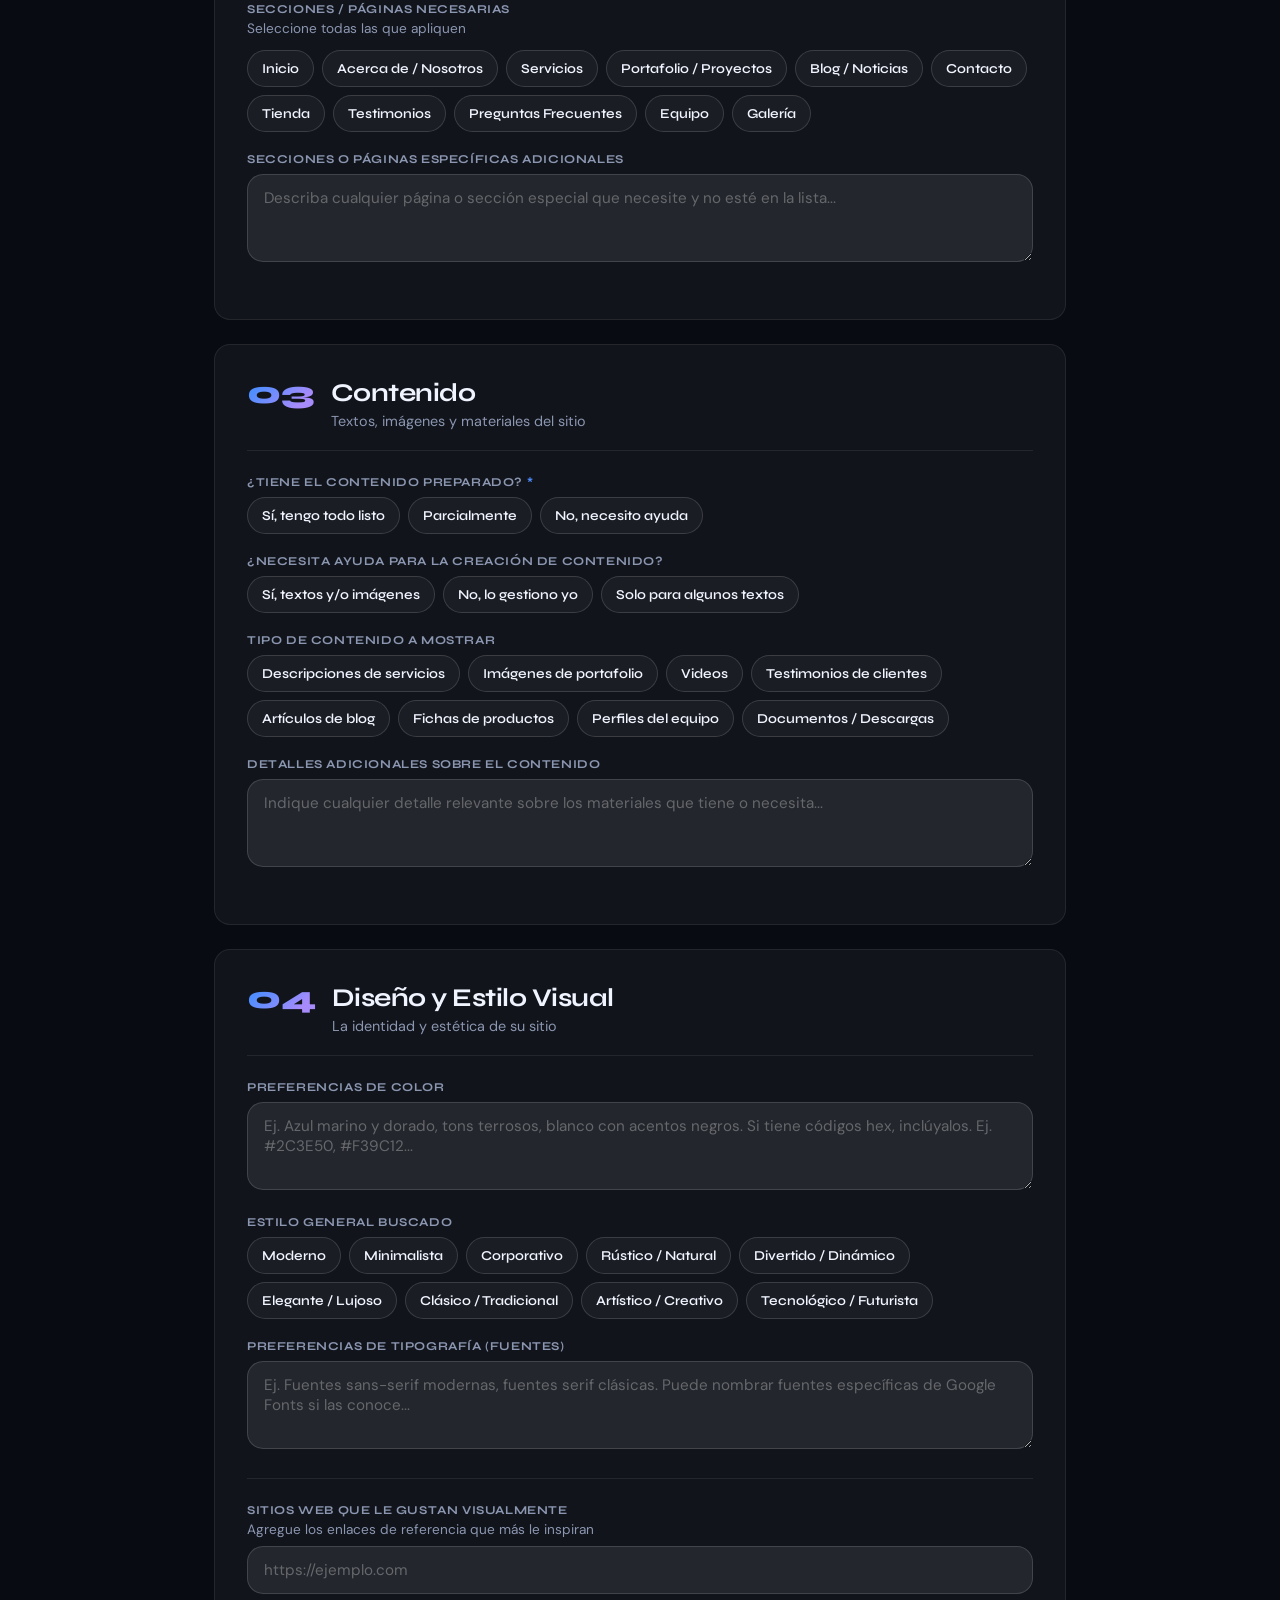
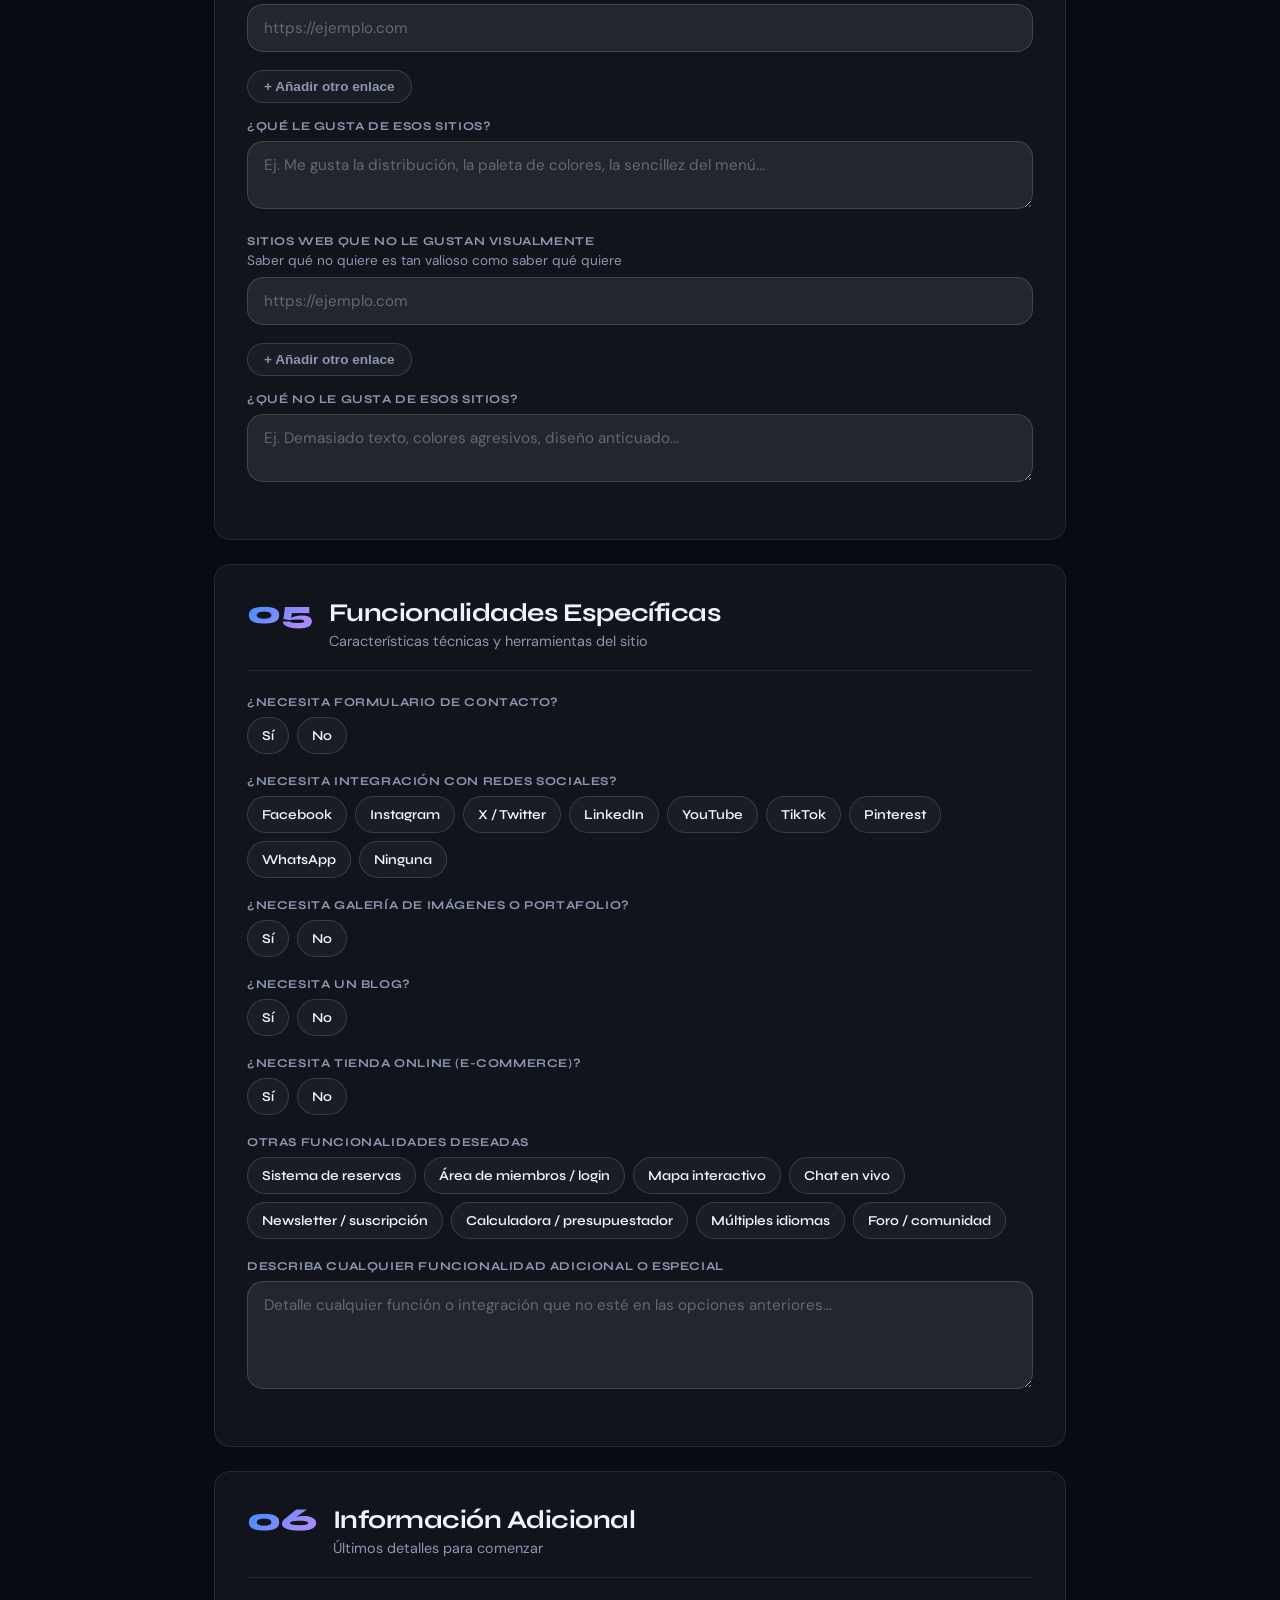
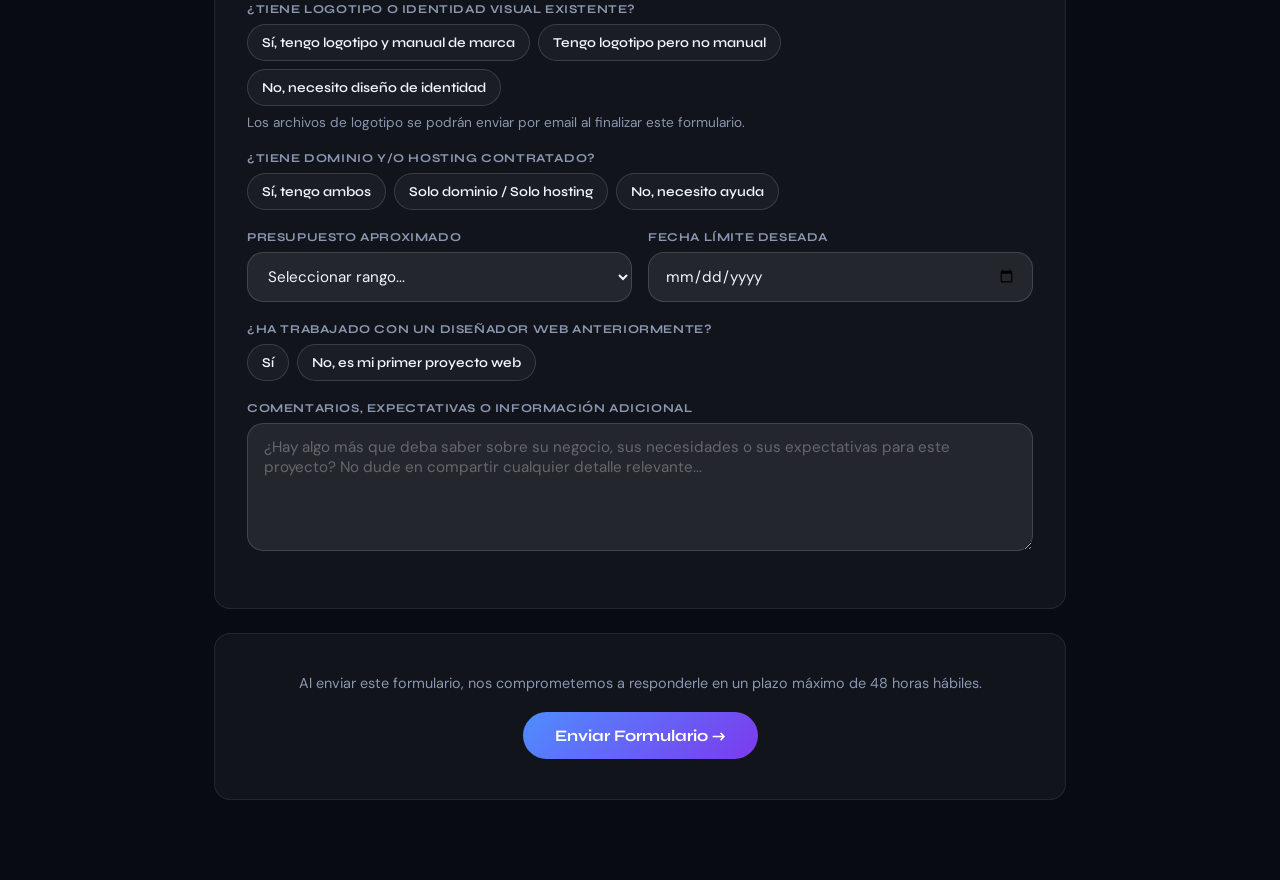
<file: nueva-web-editada/brief.html>
<!DOCTYPE html>
<html lang="es">
<head>
<meta charset="UTF-8">
<meta name="viewport" content="width=device-width, initial-scale=1.0">
<title>Formulario de Requisitos — Diseño Web</title>
<link rel="preconnect" href="https://fonts.googleapis.com">
<link rel="preconnect" href="https://fonts.gstatic.com" crossorigin>

<link href="https://fonts.googleapis.com/css2?family=Syne:wght@400;600;700;800&family=DM+Sans:ital,wght@0,300;0,400;0,500;1,300&display=swap" rel="stylesheet">

<link rel="stylesheet" href="./css/brief.css">
</head>
<body>

<nav class="navbar" id="navbar" role="navigation" aria-label="Navegación principal">
  <div class="nav-inner">
    <a href="./index.html" class="nav-logo" aria-label="AltoImpacto Web inicio">
      <span class="logo-mark">AI</span>
      <span class="logo-text">AltoImpacto<strong>Web</strong></span>
    </a>
    <ul class="nav-links" role="list">
      <li><a href="./index.html#como-funciona">Proceso</a></li>
      <li><a href="./index.html#resultados">Resultados</a></li>
      <li><a href="./index.html#precios">Servicios y precios</a></li>
    </ul>
    <a href="./index.html#contacto" class="btn btn-nav">
      Hablemos
      <svg width="14" height="14" viewBox="0 0 14 14" fill="none" aria-hidden="true">
        <path d="M2 7h10M7 2l5 5-5 5" stroke="currentColor" stroke-width="1.5" stroke-linecap="round" stroke-linejoin="round"/>
      </svg>
    </a>
  </div>
</nav>

<header class="header">
  <div class="header-inner">
    <div class="header-label">
      <span>Diseño & Desarrollo Web</span>
    </div>
    <h1>
  Contame qué web
  <br>
  <em>querés crear</em>
</h1>
    <p class="header-desc">
Completá este brief para entender tu negocio, objetivos y estilo visual ideal. Así puedo prepararte una propuesta personalizada y mucho más precisa.
</p>
  </div>
</header>

<nav class="progress-nav">
  <div class="progress-nav-inner">
    <a class="nav-step active" href="#s1"><span class="nav-num">1</span> General</a>
    <a class="nav-step" href="#s2"><span class="nav-num">2</span> Estructura</a>
    <a class="nav-step" href="#s3"><span class="nav-num">3</span> Contenido</a>
    <a class="nav-step" href="#s4"><span class="nav-num">4</span> Diseño</a>
    <a class="nav-step" href="#s5"><span class="nav-num">5</span> Funcionalidades</a>
    <a class="nav-step" href="#s6"><span class="nav-num">6</span> Adicional</a>
  </div>
</nav>

<form 
  class="form-wrap" 
  id="mainForm"
  action="https://api.web3forms.com/submit"
  method="POST"
><input type="hidden" name="access_key" value="f49aa82e-8252-43c2-a390-9a9e35567040">
<input type="hidden" name="subject" value="Nuevo brief completo desde Alto Impacto Web">
<input type="hidden" name="from_name" value="Alto Impacto Web - Brief de Cliente">
<input type="hidden" name="redirect" value="https://www.altoimpactoweb.lat/brief.html?enviado=true">

  

  <!-- SECTION 1 -->
  <section class="section" id="s1">
    <div class="section-head">
      <div class="section-num">01</div>
      <div class="section-title-wrap">
        <h2 class="section-title">Información General del Proyecto</h2>
        <p class="section-subtitle">Cuéntenos sobre usted y su negocio</p>
      </div>
    </div>

    <div class="field-row">
      <div class="field">
        <label>Nombre del Cliente / Empresa <span class="req">*</span></label>
        <input type="text" name="nombre_cliente" placeholder="Ej. Estudio Arq. Pérez" required>
      </div>
      <div class="field">
        <label>Nombre del Sitio Web <span style="opacity:.5">(si ya lo tiene)</span></label>
        <input type="text" name="nombre_sitio" placeholder="Ej. estudioperez.com">
      </div>
    </div>

    <div class="field">
      <label>Email de Contacto <span class="req">*</span></label>
      <input type="email" name="email" placeholder="hola@empresa.com" required>
    </div>

    <div class="field">
      <label>Descripción General del Negocio o Propósito del Sitio <span class="req">*</span></label>
      <textarea name="descripcion" rows="4" placeholder="Describa brevemente a qué se dedica su empresa o cuál es el propósito principal del sitio web..." required></textarea>
    </div>

    <div class="field">
      <label>Público Objetivo Principal <span class="req">*</span></label>
      <textarea name="publico" rows="3" placeholder="Ej. Profesionales de 25–45 años interesados en diseño de interiores, con poder adquisitivo medio-alto..."></textarea>
    </div>

    <div class="field">
      <label>Objetivos Principales del Sitio Web <span class="req">*</span></label>
      <div class="check-group">
        <input type="checkbox" id="obj1" name="objetivo[]" value="leads"><label class="check-label" for="obj1">Generar leads / contactos</label>
        <input type="checkbox" id="obj2" name="objetivo[]" value="venta"><label class="check-label" for="obj2">Vender productos</label>
        <input type="checkbox" id="obj3" name="objetivo[]" value="informar"><label class="check-label" for="obj3">Informar / educar</label>
        <input type="checkbox" id="obj4" name="objetivo[]" value="marca"><label class="check-label" for="obj4">Construir marca</label>
        <input type="checkbox" id="obj5" name="objetivo[]" value="reservas"><label class="check-label" for="obj5">Gestionar reservas</label>
        <input type="checkbox" id="obj6" name="objetivo[]" value="comunidad"><label class="check-label" for="obj6">Crear comunidad</label>
        <input type="checkbox" id="obj7" name="objetivo[]" value="otro_obj"><label class="check-label" for="obj7">Otro</label>
      </div>
      <input type="text" name="objetivo_otro" placeholder="Especifique otro objetivo..." style="margin-top:.6rem; display:none" id="obj_otro_input">
    </div>
  </section>

  <!-- SECTION 2 -->
  <section class="section" id="s2">
    <div class="section-head">
      <div class="section-num">02</div>
      <div class="section-title-wrap">
        <h2 class="section-title">Tipo de Sitio Web y Estructura</h2>
        <p class="section-subtitle">Definamos la arquitectura de su proyecto</p>
      </div>
    </div>

    <div class="field">
      <label>Tipo de Sitio <span class="req">*</span></label>
      <div class="radio-group">
        <input type="radio" id="onepage" name="tipo_sitio" value="onepage">
        <label class="radio-label" for="onepage">One-Page — todo en una sola página con scroll</label>
        <input type="radio" id="multipage" name="tipo_sitio" value="multipage">
        <label class="radio-label" for="multipage">Múltiples Páginas — navegación entre secciones</label>
        <input type="radio" id="nolosé" name="tipo_sitio" value="nolosé">
        <label class="radio-label" for="nolosé">No lo sé aún — necesito asesoría</label>
      </div>
    </div>

    <div class="field">
      <label>Secciones / Páginas Necesarias</label>
      <p class="hint">Seleccione todas las que apliquen</p>
      <div class="check-group" style="margin-top:.8rem">
        <input type="checkbox" id="p1" name="pagina[]" value="inicio"><label class="check-label" for="p1">Inicio</label>
        <input type="checkbox" id="p2" name="pagina[]" value="acerca"><label class="check-label" for="p2">Acerca de / Nosotros</label>
        <input type="checkbox" id="p3" name="pagina[]" value="servicios"><label class="check-label" for="p3">Servicios</label>
        <input type="checkbox" id="p4" name="pagina[]" value="portafolio"><label class="check-label" for="p4">Portafolio / Proyectos</label>
        <input type="checkbox" id="p5" name="pagina[]" value="blog"><label class="check-label" for="p5">Blog / Noticias</label>
        <input type="checkbox" id="p6" name="pagina[]" value="contacto"><label class="check-label" for="p6">Contacto</label>
        <input type="checkbox" id="p7" name="pagina[]" value="tienda"><label class="check-label" for="p7">Tienda</label>
        <input type="checkbox" id="p8" name="pagina[]" value="testimonios"><label class="check-label" for="p8">Testimonios</label>
        <input type="checkbox" id="p9" name="pagina[]" value="faq"><label class="check-label" for="p9">Preguntas Frecuentes</label>
        <input type="checkbox" id="p10" name="pagina[]" value="equipo"><label class="check-label" for="p10">Equipo</label>
        <input type="checkbox" id="p11" name="pagina[]" value="galeria"><label class="check-label" for="p11">Galería</label>
      </div>
    </div>

    <div class="field">
      <label>Secciones o Páginas Específicas Adicionales</label>
      <textarea name="paginas_extra" rows="3" placeholder="Describa cualquier página o sección especial que necesite y no esté en la lista..."></textarea>
    </div>
  </section>

  <!-- SECTION 3 -->
  <section class="section" id="s3">
    <div class="section-head">
      <div class="section-num">03</div>
      <div class="section-title-wrap">
        <h2 class="section-title">Contenido</h2>
        <p class="section-subtitle">Textos, imágenes y materiales del sitio</p>
      </div>
    </div>

    <div class="field">
      <label>¿Tiene el Contenido Preparado? <span class="req">*</span></label>
      <div class="radio-group">
        <input type="radio" id="cont_si" name="contenido_preparado" value="si">
        <label class="radio-label" for="cont_si">Sí, tengo todo listo</label>
        <input type="radio" id="cont_parcial" name="contenido_preparado" value="parcial">
        <label class="radio-label" for="cont_parcial">Parcialmente</label>
        <input type="radio" id="cont_no" name="contenido_preparado" value="no">
        <label class="radio-label" for="cont_no">No, necesito ayuda</label>
      </div>
    </div>

    <div class="field">
      <label>¿Necesita Ayuda para la Creación de Contenido?</label>
      <div class="radio-group">
        <input type="radio" id="ay_si" name="ayuda_contenido" value="si">
        <label class="radio-label" for="ay_si">Sí, textos y/o imágenes</label>
        <input type="radio" id="ay_no" name="ayuda_contenido" value="no">
        <label class="radio-label" for="ay_no">No, lo gestiono yo</label>
        <input type="radio" id="ay_parcial" name="ayuda_contenido" value="parcial">
        <label class="radio-label" for="ay_parcial">Solo para algunos textos</label>
      </div>
    </div>

    <div class="field">
      <label>Tipo de Contenido a Mostrar</label>
      <div class="check-group">
        <input type="checkbox" id="c1" name="tipo_contenido[]" value="servicios"><label class="check-label" for="c1">Descripciones de servicios</label>
        <input type="checkbox" id="c2" name="tipo_contenido[]" value="portafolio"><label class="check-label" for="c2">Imágenes de portafolio</label>
        <input type="checkbox" id="c3" name="tipo_contenido[]" value="videos"><label class="check-label" for="c3">Videos</label>
        <input type="checkbox" id="c4" name="tipo_contenido[]" value="testimonios_c"><label class="check-label" for="c4">Testimonios de clientes</label>
        <input type="checkbox" id="c5" name="tipo_contenido[]" value="blog_c"><label class="check-label" for="c5">Artículos de blog</label>
        <input type="checkbox" id="c6" name="tipo_contenido[]" value="productos"><label class="check-label" for="c6">Fichas de productos</label>
        <input type="checkbox" id="c7" name="tipo_contenido[]" value="equipo_c"><label class="check-label" for="c7">Perfiles del equipo</label>
        <input type="checkbox" id="c8" name="tipo_contenido[]" value="documentos"><label class="check-label" for="c8">Documentos / Descargas</label>
      </div>
    </div>

    <div class="field">
      <label>Detalles Adicionales sobre el Contenido</label>
      <textarea name="contenido_detalle" rows="3" placeholder="Indique cualquier detalle relevante sobre los materiales que tiene o necesita..."></textarea>
    </div>
  </section>

  <!-- SECTION 4 -->
  <section class="section" id="s4">
    <div class="section-head">
      <div class="section-num">04</div>
      <div class="section-title-wrap">
        <h2 class="section-title">Diseño y Estilo Visual</h2>
        <p class="section-subtitle">La identidad y estética de su sitio</p>
      </div>
    </div>

    <div class="field">
      <label>Preferencias de Color</label>
      <textarea name="colores" rows="3" placeholder="Ej. Azul marino y dorado, tons terrosos, blanco con acentos negros. Si tiene códigos hex, inclúyalos. Ej. #2C3E50, #F39C12..."></textarea>
    </div>

    <div class="field">
      <label>Estilo General Buscado</label>
      <div class="check-group">
        <input type="checkbox" id="est1" name="estilo[]" value="moderno"><label class="check-label" for="est1">Moderno</label>
        <input type="checkbox" id="est2" name="estilo[]" value="minimalista"><label class="check-label" for="est2">Minimalista</label>
        <input type="checkbox" id="est3" name="estilo[]" value="corporativo"><label class="check-label" for="est3">Corporativo</label>
        <input type="checkbox" id="est4" name="estilo[]" value="rustico"><label class="check-label" for="est4">Rústico / Natural</label>
        <input type="checkbox" id="est5" name="estilo[]" value="divertido"><label class="check-label" for="est5">Divertido / Dinámico</label>
        <input type="checkbox" id="est6" name="estilo[]" value="elegante"><label class="check-label" for="est6">Elegante / Lujoso</label>
        <input type="checkbox" id="est7" name="estilo[]" value="clasico"><label class="check-label" for="est7">Clásico / Tradicional</label>
        <input type="checkbox" id="est8" name="estilo[]" value="artistico"><label class="check-label" for="est8">Artístico / Creativo</label>
        <input type="checkbox" id="est9" name="estilo[]" value="tecnologico"><label class="check-label" for="est9">Tecnológico / Futurista</label>
      </div>
    </div>

    <div class="field">
      <label>Preferencias de Tipografía (Fuentes)</label>
      <textarea name="tipografia" rows="3" placeholder="Ej. Fuentes sans-serif modernas, fuentes serif clásicas. Puede nombrar fuentes específicas de Google Fonts si las conoce..."></textarea>
    </div>

    <div class="divider"></div>

    <div class="field">
      <label>Sitios Web que le Gustan Visualmente</label>
      <p class="hint">Agregue los enlaces de referencia que más le inspiran</p>
      <div id="urls-like">
        <div class="url-entry">
          <input type="url" name="ref_gusta[]" placeholder="https://ejemplo.com">
        </div>
        <div class="url-entry">
          <input type="url" name="ref_gusta[]" placeholder="https://ejemplo.com">
        </div>
      </div>
      <button type="button" class="btn-add-url" onclick="addUrl('urls-like', 'ref_gusta[]')">+ Añadir otro enlace</button>
      <div class="field" style="margin-top:1rem">
        <label>¿Qué le gusta de esos sitios?</label>
        <textarea name="ref_gusta_nota" rows="2" placeholder="Ej. Me gusta la distribución, la paleta de colores, la sencillez del menú..."></textarea>
      </div>
    </div>

    <div class="field">
      <label>Sitios Web que NO le Gustan Visualmente</label>
      <p class="hint">Saber qué no quiere es tan valioso como saber qué quiere</p>
      <div id="urls-dislike">
        <div class="url-entry">
          <input type="url" name="ref_disgusta[]" placeholder="https://ejemplo.com">
        </div>
      </div>
      <button type="button" class="btn-add-url" onclick="addUrl('urls-dislike', 'ref_disgusta[]')">+ Añadir otro enlace</button>
      <div class="field" style="margin-top:1rem">
        <label>¿Qué no le gusta de esos sitios?</label>
        <textarea name="ref_disgusta_nota" rows="2" placeholder="Ej. Demasiado texto, colores agresivos, diseño anticuado..."></textarea>
      </div>
    </div>
  </section>

  <!-- SECTION 5 -->
  <section class="section" id="s5">
    <div class="section-head">
      <div class="section-num">05</div>
      <div class="section-title-wrap">
        <h2 class="section-title">Funcionalidades Específicas</h2>
        <p class="section-subtitle">Características técnicas y herramientas del sitio</p>
      </div>
    </div>

    <!-- CONTACT FORM -->
    <div class="field">
      <label>¿Necesita Formulario de Contacto?</label>
      <div class="radio-group">
        <input type="radio" id="fc_si" name="form_contacto" value="si" onchange="toggleConditional('sub-contacto', 'si', this)">
        <label class="radio-label" for="fc_si">Sí</label>
        <input type="radio" id="fc_no" name="form_contacto" value="no" onchange="toggleConditional('sub-contacto', 'si', this)">
        <label class="radio-label" for="fc_no">No</label>
      </div>
      <div class="subsection conditional" id="sub-contacto">
        <label>Campos del Formulario</label>
        <div class="check-group">
          <input type="checkbox" id="fc1" name="form_campo[]" value="nombre"><label class="check-label" for="fc1">Nombre</label>
          <input type="checkbox" id="fc2" name="form_campo[]" value="email_f"><label class="check-label" for="fc2">Email</label>
          <input type="checkbox" id="fc3" name="form_campo[]" value="telefono"><label class="check-label" for="fc3">Teléfono</label>
          <input type="checkbox" id="fc4" name="form_campo[]" value="mensaje"><label class="check-label" for="fc4">Mensaje</label>
          <input type="checkbox" id="fc5" name="form_campo[]" value="asunto"><label class="check-label" for="fc5">Asunto</label>
          <input type="checkbox" id="fc6" name="form_campo[]" value="empresa_f"><label class="check-label" for="fc6">Empresa</label>
          <input type="checkbox" id="fc7" name="form_campo[]" value="archivo"><label class="check-label" for="fc7">Adjunto de archivo</label>
        </div>
        <div style="margin-top:.8rem">
          <label>Otros campos</label>
          <input type="text" name="form_campo_otro" placeholder="Especifique campos adicionales...">
        </div>
      </div>
    </div>

    <!-- SOCIAL MEDIA -->
    <div class="field">
      <label>¿Necesita Integración con Redes Sociales?</label>
      <div class="check-group">
        <input type="checkbox" id="rr1" name="rrss[]" value="facebook"><label class="check-label" for="rr1">Facebook</label>
        <input type="checkbox" id="rr2" name="rrss[]" value="instagram"><label class="check-label" for="rr2">Instagram</label>
        <input type="checkbox" id="rr3" name="rrss[]" value="twitter"><label class="check-label" for="rr3">X / Twitter</label>
        <input type="checkbox" id="rr4" name="rrss[]" value="linkedin"><label class="check-label" for="rr4">LinkedIn</label>
        <input type="checkbox" id="rr5" name="rrss[]" value="youtube"><label class="check-label" for="rr5">YouTube</label>
        <input type="checkbox" id="rr6" name="rrss[]" value="tiktok"><label class="check-label" for="rr6">TikTok</label>
        <input type="checkbox" id="rr7" name="rrss[]" value="pinterest"><label class="check-label" for="rr7">Pinterest</label>
        <input type="checkbox" id="rr8" name="rrss[]" value="whatsapp"><label class="check-label" for="rr8">WhatsApp</label>
        <input type="checkbox" id="rr9" name="rrss[]" value="ninguna"><label class="check-label" for="rr9">Ninguna</label>
      </div>
    </div>

    <!-- GALLERY -->
    <div class="field">
      <label>¿Necesita Galería de Imágenes o Portafolio?</label>
      <div class="radio-group">
        <input type="radio" id="gal_si" name="galeria" value="si">
        <label class="radio-label" for="gal_si">Sí</label>
        <input type="radio" id="gal_no" name="galeria" value="no">
        <label class="radio-label" for="gal_no">No</label>
      </div>
    </div>

    <!-- BLOG -->
    <div class="field">
      <label>¿Necesita un Blog?</label>
      <div class="radio-group">
        <input type="radio" id="blog_si" name="blog" value="si" onchange="toggleConditional('sub-blog', 'si', this)">
        <label class="radio-label" for="blog_si">Sí</label>
        <input type="radio" id="blog_no" name="blog" value="no" onchange="toggleConditional('sub-blog', 'si', this)">
        <label class="radio-label" for="blog_no">No</label>
      </div>
      <div class="subsection conditional" id="sub-blog">
        <label>¿Con qué frecuencia publicará? (Estimado)</label>
        <select name="blog_frecuencia">
          <option value="">Seleccionar...</option>
          <option>Diariamente</option>
          <option>Semanalmente</option>
          <option>Quincenalmente</option>
          <option>Mensualmente</option>
          <option>Ocasionalmente</option>
        </select>
      </div>
    </div>

    <!-- ECOMMERCE -->
    <div class="field">
      <label>¿Necesita Tienda Online (E-commerce)?</label>
      <div class="radio-group">
        <input type="radio" id="eco_si" name="ecommerce" value="si" onchange="toggleConditional('sub-eco', 'si', this)">
        <label class="radio-label" for="eco_si">Sí</label>
        <input type="radio" id="eco_no" name="ecommerce" value="no" onchange="toggleConditional('sub-eco', 'si', this)">
        <label class="radio-label" for="eco_no">No</label>
      </div>
      <div class="subsection conditional" id="sub-eco">
        <div class="field-row">
          <div class="field">
            <label>Número Aprox. de Productos</label>
            <input type="number" name="num_productos" min="1" placeholder="Ej. 50">
          </div>
          <div class="field">
            <label>Tipo de Productos</label>
            <select name="tipo_productos">
              <option value="">Seleccionar...</option>
              <option>Físicos (requieren envío)</option>
              <option>Digitales (descarga)</option>
              <option>Servicios</option>
              <option>Mixtos</option>
            </select>
          </div>
        </div>
        <label style="margin-top:.6rem">Pasarelas de Pago Preferidas</label>
        <div class="check-group" style="margin-top:.5rem">
          <input type="checkbox" id="pp1" name="pago[]" value="paypal"><label class="check-label" for="pp1">PayPal</label>
          <input type="checkbox" id="pp2" name="pago[]" value="stripe"><label class="check-label" for="pp2">Stripe</label>
          <input type="checkbox" id="pp3" name="pago[]" value="mercadopago"><label class="check-label" for="pp3">Mercado Pago</label>
          <input type="checkbox" id="pp4" name="pago[]" value="transferencia"><label class="check-label" for="pp4">Transferencia bancaria</label>
          <input type="checkbox" id="pp5" name="pago[]" value="bizum"><label class="check-label" for="pp5">Bizum</label>
          <input type="checkbox" id="pp6" name="pago[]" value="otro_pp"><label class="check-label" for="pp6">Otra</label>
        </div>
      </div>
    </div>

    <!-- OTHER FEATURES -->
    <div class="field">
      <label>Otras Funcionalidades Deseadas</label>
      <div class="check-group">
        <input type="checkbox" id="of1" name="otras[]" value="reservas"><label class="check-label" for="of1">Sistema de reservas</label>
        <input type="checkbox" id="of2" name="otras[]" value="miembros"><label class="check-label" for="of2">Área de miembros / login</label>
        <input type="checkbox" id="of3" name="otras[]" value="mapa"><label class="check-label" for="of3">Mapa interactivo</label>
        <input type="checkbox" id="of4" name="otras[]" value="chat"><label class="check-label" for="of4">Chat en vivo</label>
        <input type="checkbox" id="of5" name="otras[]" value="newsletter"><label class="check-label" for="of5">Newsletter / suscripción</label>
        <input type="checkbox" id="of6" name="otras[]" value="calculadora"><label class="check-label" for="of6">Calculadora / presupuestador</label>
        <input type="checkbox" id="of7" name="otras[]" value="multiidioma"><label class="check-label" for="of7">Múltiples idiomas</label>
        <input type="checkbox" id="of8" name="otras[]" value="foro"><label class="check-label" for="of8">Foro / comunidad</label>
      </div>
    </div>

    <div class="field">
      <label>Describa Cualquier Funcionalidad Adicional o Especial</label>
      <textarea name="func_extra" rows="4" placeholder="Detalle cualquier función o integración que no esté en las opciones anteriores..."></textarea>
    </div>
  </section>

  <!-- SECTION 6 -->
  <section class="section" id="s6">
    <div class="section-head">
      <div class="section-num">06</div>
      <div class="section-title-wrap">
        <h2 class="section-title">Información Adicional</h2>
        <p class="section-subtitle">Últimos detalles para comenzar</p>
      </div>
    </div>

    <div class="field">
      <label>¿Tiene Logotipo o Identidad Visual Existente?</label>
      <div class="radio-group">
        <input type="radio" id="logo_si" name="logo" value="si">
        <label class="radio-label" for="logo_si">Sí, tengo logotipo y manual de marca</label>
        <input type="radio" id="logo_parcial" name="logo" value="parcial">
        <label class="radio-label" for="logo_parcial">Tengo logotipo pero no manual</label>
        <input type="radio" id="logo_no" name="logo" value="no">
        <label class="radio-label" for="logo_no">No, necesito diseño de identidad</label>
      </div>
      <p class="hint" style="margin-top:.5rem">Los archivos de logotipo se podrán enviar por email al finalizar este formulario.</p>
    </div>

    <div class="field">
      <label>¿Tiene Dominio y/o Hosting contratado?</label>
      <div class="radio-group">
        <input type="radio" id="dom_si" name="dominio" value="si">
        <label class="radio-label" for="dom_si">Sí, tengo ambos</label>
        <input type="radio" id="dom_parcial" name="dominio" value="parcial">
        <label class="radio-label" for="dom_parcial">Solo dominio / Solo hosting</label>
        <input type="radio" id="dom_no" name="dominio" value="no">
        <label class="radio-label" for="dom_no">No, necesito ayuda</label>
      </div>
    </div>

    <div class="field-row">
      <div class="field">
        <label>Presupuesto Aproximado</label>
        <select name="presupuesto">
          <option value="">Seleccionar rango...</option>
          <option>Menos de Usd99</option>
          <option>Usd100 – Usd199</option>
          <option>Usd200 – Usd699</option>
          <option>A determinar / No lo sé</option>
        </select>
      </div>
      <div class="field">
        <label>Fecha Límite Deseada</label>
        <input type="date" name="fecha_limite">
      </div>
    </div>

    <div class="field">
      <label>¿Ha trabajado con un diseñador web anteriormente?</label>
      <div class="radio-group">
        <input type="radio" id="prev_si" name="experiencia_previa" value="si">
        <label class="radio-label" for="prev_si">Sí</label>
        <input type="radio" id="prev_no" name="experiencia_previa" value="no">
        <label class="radio-label" for="prev_no">No, es mi primer proyecto web</label>
      </div>
    </div>

    <div class="field">
      <label>Comentarios, Expectativas o Información Adicional</label>
      <textarea name="comentarios" rows="5" placeholder="¿Hay algo más que deba saber sobre su negocio, sus necesidades o sus expectativas para este proyecto? No dude en compartir cualquier detalle relevante..."></textarea>
    </div>
  </section>

  <!-- SUBMIT -->
  <div class="submit-area">
    <p class="submit-note">Al enviar este formulario, nos comprometemos a responderle en un plazo máximo de 48 horas hábiles.</p>
    <button type="submit" class="btn-submit">Enviar Formulario →</button>
  </div>

</form>

<div class="toast" id="toast">✓ Formulario enviado correctamente</div>

<script>
// Nav highlight on scroll
const sections = document.querySelectorAll('.section');
const navSteps = document.querySelectorAll('.nav-step');
const observer = new IntersectionObserver(entries => {
  entries.forEach(e => {
    if (e.isIntersecting) {
      const id = e.target.id;
      navSteps.forEach(n => {
        n.classList.toggle('active', n.getAttribute('href') === '#' + id);
      });
    }
  });
}, { threshold: 0.3 });
sections.forEach(s => observer.observe(s));

// Conditional show/hide
function toggleConditional(id, showValue, radio) {
  const el = document.getElementById(id);
  if (el) el.classList.toggle('visible', radio.value === showValue);
}

// Show "other" objective input
document.getElementById('obj7').addEventListener('change', function() {
  document.getElementById('obj_otro_input').style.display = this.checked ? 'block' : 'none';
});

// Add URL fields
function addUrl(containerId, name) {
  const container = document.getElementById(containerId);
  const div = document.createElement('div');
  div.className = 'url-entry';
  div.innerHTML = `<input type="url" name="${name}" placeholder="https://ejemplo.com">`;
  container.appendChild(div);
}




// Smooth scroll for nav links
document.querySelectorAll('.nav-step').forEach(link => {
  link.addEventListener('click', e => {
    e.preventDefault();
    const target = document.querySelector(link.getAttribute('href'));
    if (target) target.scrollIntoView({ behavior: 'smooth' });
  });
});
</script>
<script src="./js/main.js"></script>

</body>
</html>
</file>
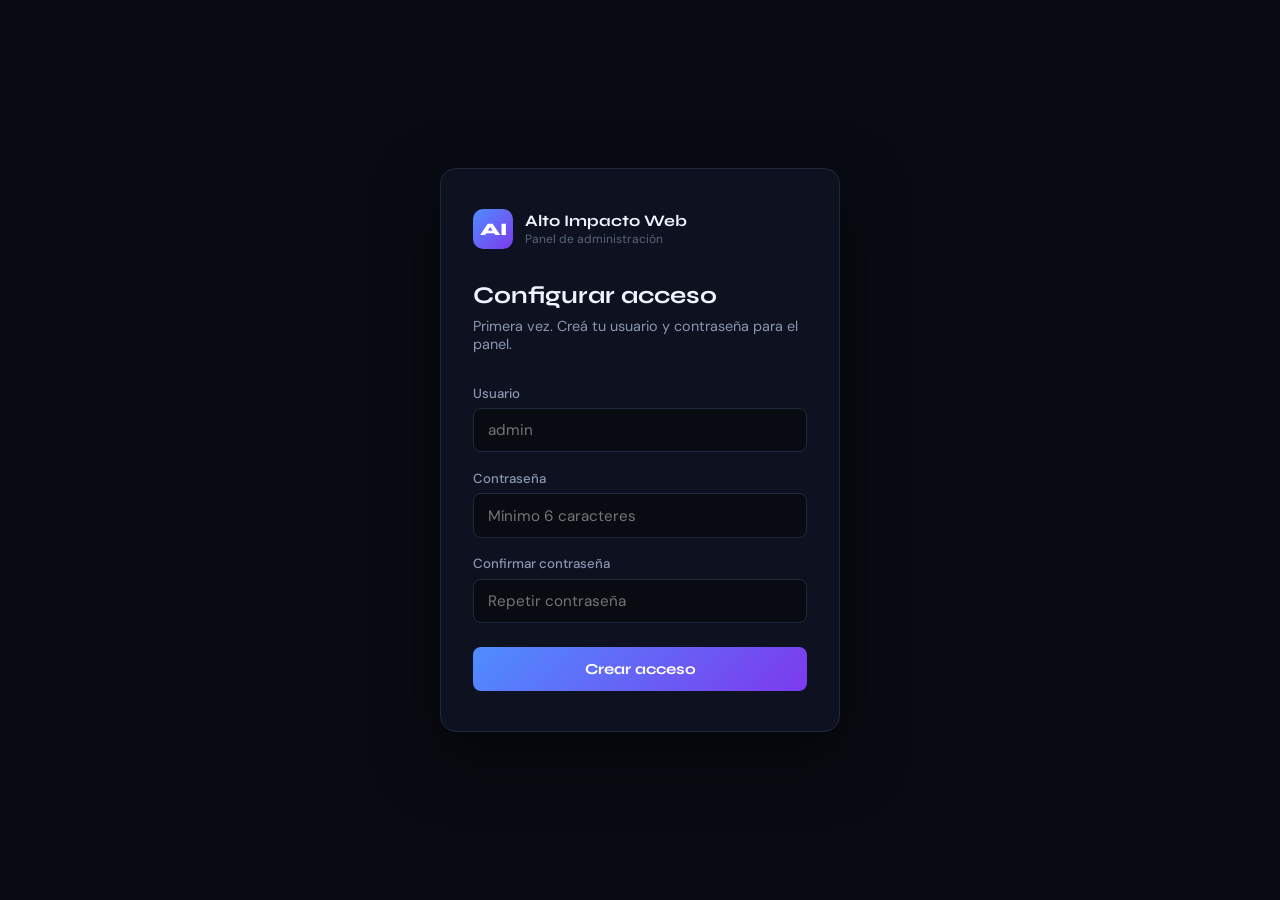
<file: nueva-web-editada/admin/login.html>
<!DOCTYPE html>
<html lang="es">
<head>
  <meta charset="UTF-8" />
  <meta name="viewport" content="width=device-width, initial-scale=1.0" />
  <meta name="robots" content="noindex, nofollow" />
  <title>Admin — Alto Impacto Web</title>
  <link rel="preconnect" href="https://fonts.googleapis.com" />
  <link rel="preconnect" href="https://fonts.gstatic.com" crossorigin />
  <link href="https://fonts.googleapis.com/css2?family=Syne:wght@400;600;700;800&family=DM+Sans:wght@300;400;500&display=swap" rel="stylesheet" />
  <style>
    *, *::before, *::after { box-sizing: border-box; margin: 0; padding: 0; }

    :root {
      --bg-primary: #080b12;
      --bg-card: #0d1120;
      --border: #1e2a3b;
      --accent: #4f8dff;
      --accent-purple: #7c3aed;
      --text-primary: #f0f4ff;
      --text-secondary: #8b96b0;
      --text-muted: #5a657a;
      --danger: #ef4444;
      --radius: 12px;
    }

    body {
      background: var(--bg-primary);
      color: var(--text-primary);
      font-family: 'DM Sans', sans-serif;
      min-height: 100vh;
      display: flex;
      align-items: center;
      justify-content: center;
      padding: 1rem;
    }

    .login-card {
      background: var(--bg-card);
      border: 1px solid var(--border);
      border-radius: 16px;
      padding: 2.5rem 2rem;
      width: 100%;
      max-width: 400px;
      box-shadow: 0 24px 64px rgba(0,0,0,0.5);
    }

    .logo {
      display: flex;
      align-items: center;
      gap: 0.75rem;
      margin-bottom: 2rem;
    }

    .logo-icon {
      width: 40px; height: 40px;
      background: linear-gradient(135deg, #4f8dff, #7c3aed);
      border-radius: 10px;
      display: flex; align-items: center; justify-content: center;
      font-family: 'Syne', sans-serif;
      font-weight: 800;
      font-size: 1.1rem;
      color: #fff;
      flex-shrink: 0;
    }

    .logo-text { font-family: 'Syne', sans-serif; font-weight: 700; font-size: 1rem; }
    .logo-sub { font-size: 0.75rem; color: var(--text-muted); margin-top: 1px; }

    h1 { font-family: 'Syne', sans-serif; font-size: 1.5rem; font-weight: 700; margin-bottom: 0.4rem; }
    .subtitle { color: var(--text-secondary); font-size: 0.9rem; margin-bottom: 2rem; }

    label {
      display: block;
      font-size: 0.83rem;
      font-weight: 500;
      color: var(--text-secondary);
      margin-bottom: 0.4rem;
    }

    input[type="text"], input[type="password"] {
      width: 100%;
      background: #080b12;
      border: 1px solid var(--border);
      border-radius: 8px;
      padding: 0.7rem 0.9rem;
      color: var(--text-primary);
      font-family: 'DM Sans', sans-serif;
      font-size: 0.95rem;
      outline: none;
      transition: border-color 0.2s;
      margin-bottom: 1.1rem;
    }

    input:focus { border-color: var(--accent); }

    .btn {
      width: 100%;
      padding: 0.8rem;
      background: linear-gradient(135deg, #4f8dff, #7c3aed);
      color: #fff;
      border: none;
      border-radius: 8px;
      font-family: 'Syne', sans-serif;
      font-weight: 700;
      font-size: 0.95rem;
      cursor: pointer;
      transition: opacity 0.2s;
      margin-top: 0.4rem;
    }

    .btn:hover { opacity: 0.9; }

    .error {
      background: rgba(239,68,68,0.1);
      border: 1px solid rgba(239,68,68,0.3);
      color: #ef4444;
      border-radius: 8px;
      padding: 0.65rem 0.9rem;
      font-size: 0.85rem;
      margin-bottom: 1rem;
      display: none;
    }

    .hint {
      color: var(--text-muted);
      font-size: 0.78rem;
      text-align: center;
      margin-top: 1.5rem;
    }

    #setup-section { display: none; }
  </style>
</head>
<body>
<div class="login-card">
  <div class="logo">
    <div class="logo-icon">AI</div>
    <div>
      <div class="logo-text">Alto Impacto Web</div>
      <div class="logo-sub">Panel de administración</div>
    </div>
  </div>

  <!-- Login -->
  <div id="login-section">
    <h1>Bienvenido</h1>
    <p class="subtitle">Ingresá tu usuario y contraseña para continuar.</p>
    <div class="error" id="login-error"></div>
    <label for="username">Usuario</label>
    <input type="text" id="username" placeholder="admin" autocomplete="username" />
    <label for="password">Contraseña</label>
    <input type="password" id="password" placeholder="••••••••" autocomplete="current-password" />
    <button class="btn" onclick="handleLogin()">Ingresar</button>
    <p class="hint">Solo vos tenés acceso a este panel.</p>
  </div>

  <!-- First-run setup -->
  <div id="setup-section">
    <h1>Configurar acceso</h1>
    <p class="subtitle">Primera vez. Creá tu usuario y contraseña para el panel.</p>
    <div class="error" id="setup-error"></div>
    <label for="setup-user">Usuario</label>
    <input type="text" id="setup-user" placeholder="admin" />
    <label for="setup-pass">Contraseña</label>
    <input type="password" id="setup-pass" placeholder="Mínimo 6 caracteres" />
    <label for="setup-pass2">Confirmar contraseña</label>
    <input type="password" id="setup-pass2" placeholder="Repetir contraseña" />
    <button class="btn" onclick="handleSetup()">Crear acceso</button>
  </div>
</div>

<script>
  const STORAGE_KEY = 'aiw_auth';

  async function sha256(str) {
    const buf = await crypto.subtle.digest('SHA-256', new TextEncoder().encode(str));
    return Array.from(new Uint8Array(buf)).map(b => b.toString(16).padStart(2,'0')).join('');
  }

  function init() {
    const stored = localStorage.getItem(STORAGE_KEY);
    if (!stored) {
      document.getElementById('login-section').style.display = 'none';
      document.getElementById('setup-section').style.display = 'block';
    }
  }

  async function handleSetup() {
    const user = document.getElementById('setup-user').value.trim();
    const pass = document.getElementById('setup-pass').value;
    const pass2 = document.getElementById('setup-pass2').value;
    const err = document.getElementById('setup-error');

    if (!user) return showErr(err, 'Ingresá un nombre de usuario.');
    if (pass.length < 6) return showErr(err, 'La contraseña debe tener al menos 6 caracteres.');
    if (pass !== pass2) return showErr(err, 'Las contraseñas no coinciden.');

    const hash = await sha256(user + ':' + pass);
    localStorage.setItem(STORAGE_KEY, JSON.stringify({ user, hash }));
    startSession(user);
  }

  async function handleLogin() {
    const user = document.getElementById('username').value.trim();
    const pass = document.getElementById('password').value;
    const err = document.getElementById('login-error');
    const stored = JSON.parse(localStorage.getItem(STORAGE_KEY) || '{}');

    if (!user || !pass) return showErr(err, 'Completá usuario y contraseña.');

    const hash = await sha256(user + ':' + pass);
    if (hash !== stored.hash) return showErr(err, 'Usuario o contraseña incorrectos.');

    startSession(user);
  }

  function startSession(user) {
    sessionStorage.setItem('aiw_session', JSON.stringify({ user, ts: Date.now() }));
    window.location.href = 'index.html';
  }

  function showErr(el, msg) {
    el.textContent = msg;
    el.style.display = 'block';
  }

  document.addEventListener('keydown', e => {
    if (e.key === 'Enter') {
      const ls = document.getElementById('login-section');
      if (ls.style.display !== 'none') handleLogin();
      else handleSetup();
    }
  });

  // Already logged in? Redirect.
  if (sessionStorage.getItem('aiw_session')) window.location.href = 'index.html';

  init();
</script>
</body>
</html>
</file>
<file: nueva-web-editada/css/main.css>
/* ============================================================
   ALTO IMPACTO WEB — main.css
   Dark SaaS / AI-Tech Premium Aesthetic
   Fuente: Space Grotesk (display) + Inter (body)
============================================================ */

/* ── RESET & BASE ────────────────────────────────────────── */
*, *::before, *::after { box-sizing: border-box; margin: 0; padding: 0; }

:root {
  /* Colors */
  --bg:          #080b12;
  --bg-2:        #0d1120;
  --bg-3:        #111827;
  --surface:     rgba(255,255,255,0.04);
  --surface-2:   rgba(255,255,255,0.08);
  --border:      rgba(255,255,255,0.08);
  --border-2:    rgba(255,255,255,0.14);

  --accent:      #4f8dff;
  --accent-2:    #7c3aed;
  --accent-glow: rgba(79,141,255,0.35);
  --accent-warm: #ff6b35;

  --text-1:      #f0f4ff;
  --text-2:      #8b96b0;
  --text-3:      #5a657a;

  /* Gradients */
  --grad-main:   linear-gradient(135deg, #4f8dff 0%, #7c3aed 100%);
  --grad-warm:   linear-gradient(135deg, #ff6b35 0%, #f59e0b 100%);
  --grad-text:   linear-gradient(135deg, #4f8dff 20%, #a78bfa 80%);

  /* Typography */
  --font-display: 'Space Grotesk', sans-serif;
  --font-body:    'Inter', sans-serif;

  /* Spacing */
  --section-gap: 120px;
  --container:   1240px;
  --radius:      16px;
  --radius-sm:   10px;
  --radius-lg:   24px;

  /* Motion */
  --ease-out:    cubic-bezier(0.16, 1, 0.3, 1);
  --ease-in-out: cubic-bezier(0.4, 0, 0.2, 1);
}

html { scroll-behavior: smooth; font-size: 16px; overflow-x: hidden; }

body {
  background: var(--bg);
  color: var(--text-1);
  font-family: var(--font-body);
  font-size: 1rem;
  line-height: 1.7;
  overflow-x: hidden;
  max-width: 100vw;
  -webkit-font-smoothing: antialiased;
  -moz-osx-font-smoothing: grayscale;
  font-feature-settings: 'cv02', 'cv03', 'cv04', 'cv11';
}

img { max-width: 100%; display: block; }
a { color: inherit; text-decoration: none; }
ul { list-style: none; }

/* ── SCROLLBAR ───────────────────────────────────────────── */
::-webkit-scrollbar { width: 6px; }
::-webkit-scrollbar-track { background: var(--bg); }
::-webkit-scrollbar-thumb { background: rgba(79,141,255,0.4); border-radius: 99px; }

/* ── NOISE OVERLAY ───────────────────────────────────────── */
.noise-overlay {
  position: fixed; inset: 0; z-index: 0; pointer-events: none;
  background-image: url("data:image/svg+xml,%3Csvg viewBox='0 0 256 256' xmlns='http://www.w3.org/2000/svg'%3E%3Cfilter id='n'%3E%3CfeTurbulence type='fractalNoise' baseFrequency='0.9' numOctaves='4' stitchTiles='stitch'/%3E%3C/filter%3E%3Crect width='100%25' height='100%25' filter='url(%23n)' opacity='1'/%3E%3C/svg%3E");
  opacity: 0.025;
  mix-blend-mode: overlay;
}

/* ── FLOATING SOCIAL ───────────────────────── */

.floating-social {
  position: fixed;
  bottom: 24px;
  left: 24px;
  display: flex;
  flex-direction: column;
  gap: 14px;
  z-index: 9999;
}

.floating-btn {
  width: 30px;
  height: 30px;
  border-radius: 10px;
  display: flex;
  align-items: center;
  justify-content: center;
  color: white;
  backdrop-filter: blur(12px);
  text-decoration: none;
  box-shadow: 0 10px 30px rgba(0,0,0,0.25);
  transition: all 0.3s ease;
}

.floating-btn:hover {
  transform: translateY(-4px) scale(1.05);
}

.floating-btn.whatsapp {
  background: linear-gradient(135deg, #25d366, #128c7e);
}

.floating-btn.instagram {
  background: linear-gradient(
    135deg,
    #833ab4,
    #fd1d1d,
    #fcb045
  );
}

@media (max-width: 768px) {

  .floating-social {
    left: 12px;
    bottom: 12px;
    gap: 10px;
  }

  .floating-btn {
    width: 42px;
    height: 42px;
    border-radius: 12px;
  }

  .floating-btn svg {
    width: 18px;
    height: 18px;
  }

}

/* ── CONTAINER ───────────────────────────────────────────── */
.container { max-width: var(--container); margin-inline: auto; padding-inline: clamp(1.5rem, 5vw, 3rem); }

/* ── TYPOGRAPHY ──────────────────────────────────────────── */
h1,h2,h3,h4 {
  font-family: var(--font-display);
  line-height: 1.1;
  letter-spacing: -0.025em;
}

h1 {
  font-size: clamp(2.8rem, 6vw, 5rem);
  font-weight: 700;
  line-height: 1.04;
  letter-spacing: -0.03em;
}
h2 {
  font-size: clamp(2rem, 4vw, 3.5rem);
  font-weight: 700;
  line-height: 1.1;
  letter-spacing: -0.025em;
}
h3 {
  font-size: clamp(1.05rem, 2vw, 1.3rem);
  font-weight: 600;
  line-height: 1.25;
  letter-spacing: -0.01em;
}

em { font-style: normal; background: var(--grad-text); -webkit-background-clip: text; -webkit-text-fill-color: transparent; background-clip: text; }

.text-gradient { background: var(--grad-text); -webkit-background-clip: text; -webkit-text-fill-color: transparent; background-clip: text; }

/* ── BUTTONS ─────────────────────────────────────────────── */
.btn {
  display: inline-flex; align-items: center; gap: 8px;
  font-family: var(--font-body); font-size: 0.9rem; font-weight: 600; letter-spacing: 0.008em;
  padding: 0.8rem 1.6rem; border-radius: 99px; border: 1.5px solid transparent;
  cursor: pointer; text-decoration: none; transition: all 0.25s var(--ease-out);
  position: relative; overflow: hidden; white-space: nowrap;
}
.btn svg { flex-shrink: 0; transition: transform 0.2s var(--ease-out); }
.btn:hover svg { transform: translateX(3px); }

.btn-primary {
  background: var(--grad-main); color: #fff;
  box-shadow: 0 0 30px rgba(79,141,255,0.3), 0 4px 16px rgba(0,0,0,0.3);
}
.btn-primary:hover {
  box-shadow: 0 0 50px rgba(79,141,255,0.5), 0 8px 24px rgba(0,0,0,0.4);
  transform: translateY(-2px);
}

.btn-ghost {
  background: transparent; color: var(--text-2); border-color: var(--border-2);
  backdrop-filter: blur(8px);
}
.btn-ghost:hover { color: var(--text-1); border-color: rgba(255,255,255,0.25); background: var(--surface-2); }

.btn-outline {
  background: transparent; color: var(--text-1); border-color: var(--border-2);
}
.btn-outline:hover { background: var(--surface-2); border-color: var(--accent); color: var(--accent); }

.btn-nav {
  background: var(--surface-2); color: var(--text-1); border-color: var(--border-2);
  font-size: 0.8rem; padding: 0.55rem 1.1rem;
  backdrop-filter: blur(12px);
}
.btn-nav:hover { background: var(--grad-main); border-color: transparent; box-shadow: 0 0 20px var(--accent-glow); }

.btn-large { padding: 1rem 2.25rem; font-size: 1rem; }

.btn-full { width: 100%; justify-content: center; }
.btn-loading { display: none; }
.btn.loading .btn-text { display: none; }
.btn.loading .btn-loading { display: inline; }
.btn.loading { pointer-events: none; opacity: 0.7; }

/* ── REVEAL ANIMATIONS ───────────────────────────────────── */
.reveal {
  opacity: 0; transform: translateY(28px);
  transition: opacity 0.7s var(--ease-out), transform 0.7s var(--ease-out);
}
.reveal.visible { opacity: 1; transform: none; }

/* ── SECTION BASE ────────────────────────────────────────── */
.section { padding-block: var(--section-gap); position: relative; }

.section-header { text-align: center; margin-bottom: 64px; }
.section-label {
  display: inline-block; font-size: 0.72rem; font-family: var(--font-display);
  font-weight: 600; letter-spacing: 0.14em; text-transform: uppercase;
  color: var(--accent); background: rgba(79,141,255,0.1);
  border: 1px solid rgba(79,141,255,0.2); padding: 0.38em 1.1em; border-radius: 99px;
  margin-bottom: 1.25rem;
}
.section-title { margin-bottom: 1rem; }
.section-desc {
  color: var(--text-2); font-size: 1.05rem; max-width: 580px;
  margin-inline: auto; line-height: 1.75;
}

/* ── NAVBAR ──────────────────────────────────────────────── */
.navbar {
  position: fixed; top: 0; left: 0; right: 0; z-index: 1000;
  padding: 1.1rem 0;
  transition: background 0.3s, backdrop-filter 0.3s, box-shadow 0.3s, padding 0.3s;
}
.navbar.scrolled {
  background: rgba(8,11,18,0.85); backdrop-filter: blur(20px) saturate(180%);
  box-shadow: 0 1px 0 var(--border); padding: 0.75rem 0;
}
.nav-inner {
  display: flex; align-items: center; justify-content: space-between;
  max-width: var(--container); margin-inline: auto; padding-inline: clamp(1.5rem, 5vw, 3rem);
}
.nav-logo { display: flex; align-items: center; gap: 10px; }
.logo-mark {
  width: 36px; height: 36px; background: var(--grad-main); border-radius: 10px;
  display: grid; place-items: center; font-family: var(--font-display); font-weight: 800;
  font-size: 0.8rem; color: #fff; flex-shrink: 0;
}
.logo-text { font-family: var(--font-display); font-size: 1rem; font-weight: 600; color: var(--text-1); }
.logo-text strong { font-weight: 800; }

.nav-links { display: flex; gap: 2.5rem; }
.nav-links a { font-size: 0.875rem; color: var(--text-2); transition: color 0.2s; font-weight: 500; letter-spacing: 0.01em; }
.nav-links a:hover { color: var(--text-1); }

.nav-toggle { display: none; flex-direction: column; gap: 5px; background: none; border: none; cursor: pointer; padding: 4px; }
.nav-toggle span { width: 24px; height: 2px; background: var(--text-2); border-radius: 2px; transition: all 0.3s; display: block; }
.nav-toggle.active span:nth-child(1) { transform: translateY(7px) rotate(45deg); }
.nav-toggle.active span:nth-child(2) { transform: translateY(-7px) rotate(-45deg); }

/* MOBILE MENU */
.mobile-menu {
  position: fixed; top: 0; left: 0; right: 0; bottom: 0; z-index: 999;
  background: rgba(8,11,18,0.97); backdrop-filter: blur(20px);
  display: flex; align-items: center; justify-content: center;
  opacity: 0; pointer-events: none; transition: opacity 0.3s;
}
.mobile-menu.open { opacity: 1; pointer-events: all; }
.mobile-menu ul { display: flex; flex-direction: column; align-items: center; gap: 2rem; }
.mobile-link { font-family: var(--font-display); font-size: 2rem; font-weight: 700; letter-spacing: -0.02em; color: var(--text-2); transition: color 0.2s; }
.mobile-link:hover { color: var(--text-1); }
.mobile-cta { color: var(--accent) !important; }

/* ── HERO ────────────────────────────────────────────────── */
.hero {
  min-height: 100svh; display: flex; align-items: center;
  padding-top: 80px; padding-bottom: 60px;
  position: relative; overflow: hidden;
}
.hero-bg { position: absolute; inset: 0; pointer-events: none; }
.hero-orb {
  position: absolute; border-radius: 50%; filter: blur(80px);
  animation: orb-float 8s ease-in-out infinite alternate;
}
.orb-1 { width: 600px; height: 600px; background: rgba(79,141,255,0.12); top: -100px; right: -200px; animation-delay: 0s; }
.orb-2 { width: 400px; height: 400px; background: rgba(124,58,237,0.1); bottom: -100px; left: -100px; animation-delay: -3s; }
.orb-3 { width: 300px; height: 300px; background: rgba(255,107,53,0.07); top: 40%; left: 40%; animation-delay: -6s; }

@keyframes orb-float {
  from { transform: translate(0, 0) scale(1); }
  to   { transform: translate(30px, -40px) scale(1.08); }
}

.hero-grid {
  position: absolute; inset: 0;
  background-image:
    linear-gradient(rgba(255,255,255,0.03) 1px, transparent 1px),
    linear-gradient(90deg, rgba(255,255,255,0.03) 1px, transparent 1px);
  background-size: 60px 60px;
  mask-image: radial-gradient(ellipse 80% 80% at 50% 0%, black 30%, transparent 100%);
}

.hero-content { position: relative; z-index: 1; max-width: 760px; }

.hero-badge {
  display: inline-flex; align-items: center; gap: 8px;
  font-size: 0.78rem; font-family: var(--font-body); font-weight: 500;
  letter-spacing: 0.03em; color: var(--text-2);
  border: 1px solid var(--border-2); background: var(--surface);
  padding: 0.45em 1.1em; border-radius: 99px; margin-bottom: 1.25rem;
  backdrop-filter: blur(12px);
}
.badge-dot {
  width: 7px; height: 7px; background: #22c55e; border-radius: 50%;
  box-shadow: 0 0 8px #22c55e;
  animation: pulse-dot 2s ease-in-out infinite;
}
@keyframes pulse-dot { 0%,100% { opacity: 1; } 50% { opacity: 0.4; } }

.hero-title { margin-bottom: 1rem; }
.hero-subtitle { font-size: clamp(1rem, 1.8vw, 1.15rem); color: var(--text-2); margin-bottom: 2rem; max-width: 580px; line-height: 1.75; font-weight: 400; }
.hero-actions { display: flex; gap: 1rem; flex-wrap: wrap; margin-bottom: 2rem; }

.hero-social-proof { display: flex; align-items: center; gap: 12px; }
.avatars { display: flex; }
.avatar {
  width: 38px; height: 38px; border-radius: 50%; border: 2px solid var(--bg);
  background: var(--grad-main); margin-left: -10px;
}
.avatar:first-child { margin-left: 0; }
.av1 { background: linear-gradient(135deg, #4f8dff, #7c3aed); }
.av2 { background: linear-gradient(135deg, #7c3aed, #ec4899); }
.av3 { background: linear-gradient(135deg, #ec4899, #ff6b35); }
.av4 { background: linear-gradient(135deg, #ff6b35, #f59e0b); }
.hero-social-proof p { font-size: 0.875rem; color: var(--text-2); }
.hero-social-proof strong { color: var(--text-1); }

.scroll-indicator {
  position: absolute; bottom: 2rem; left: 50%; transform: translateX(-50%);
  display: flex; flex-direction: column; align-items: center; gap: 4px;
}
.scroll-line {
  width: 1.5px; height: 50px;
  background: linear-gradient(to bottom, var(--accent), transparent);
  animation: scroll-pulse 2s ease-in-out infinite;
}
@keyframes scroll-pulse { 0%,100% { opacity: 0.2; } 50% { opacity: 1; } }

/* ── HERO FLOATING CHIPS ─────────────────────────────────── */
.hero-chips { position: absolute; inset: 0; pointer-events: none; z-index: 0; }

.hchip {
  position: absolute;
  display: inline-flex; align-items: center; gap: 6px;
  font-family: var(--font-display); font-size: 0.72rem; font-weight: 600;
  letter-spacing: 0.04em;
  padding: 0.45em 0.9em;
  border-radius: 99px;
  backdrop-filter: blur(10px);
  opacity: 0.45;
  white-space: nowrap;
  user-select: none;
}
.hchip svg { flex-shrink: 0; opacity: 0.8; }

.hchip--blue {
  background: rgba(79, 141, 255, 0.08);
  border: 1px solid rgba(79, 141, 255, 0.2);
  color: rgba(79, 141, 255, 0.9);
}
.hchip--violet {
  background: rgba(124, 58, 237, 0.08);
  border: 1px solid rgba(124, 58, 237, 0.2);
  color: rgba(167, 120, 255, 0.9);
}
.hchip--neutral {
  background: rgba(255, 255, 255, 0.04);
  border: 1px solid rgba(255, 255, 255, 0.1);
  color: rgba(255, 255, 255, 0.55);
}

@keyframes float-a {
  0%, 100% { transform: translateY(0); }
  50%       { transform: translateY(-12px); }
}
@keyframes float-b {
  0%, 100% { transform: translateY(0); }
  50%       { transform: translateY(-8px); }
}
@keyframes float-c {
  0%, 100% { transform: translateY(0); }
  50%       { transform: translateY(-15px); }
}
.float-a { animation: float-a 6s ease-in-out infinite; }
.float-b { animation: float-b 8s ease-in-out infinite; animation-delay: 2s; }
.float-c { animation: float-c 7s ease-in-out infinite; animation-delay: 4s; }

/* Tablet: ocultar los del lado derecho */
@media (max-width: 1100px) {
  .hchip[style*="right"] { display: none; }
  .hchip[style*="left"] { opacity: 0.3; }
}
/* Mobile: ocultar todos */
@media (max-width: 768px) {
  .hero-chips { display: none; }
}

/* ── LOGOS BAR ───────────────────────────────────────────── */
.logos-bar { padding-block: 48px; border-block: 1px solid var(--border); overflow: hidden; }
.logos-label { text-align: center; font-size: 0.75rem; text-transform: uppercase; letter-spacing: 0.1em; color: var(--text-3); margin-bottom: 1.5rem; font-family: var(--font-display); font-weight: 600; }
.logos-track { overflow: hidden; }
.logos-slide {
  display: flex; gap: 1rem; width: max-content;
  animation: logos-scroll 30s linear infinite;
}
@keyframes logos-scroll { from { transform: translateX(0); } to { transform: translateX(-50%); } }
.logo-item { font-family: var(--font-display); font-weight: 700; font-size: 1rem; color: var(--text-3); white-space: nowrap; transition: color 0.2s; padding-inline: 0.5rem; }
.logo-sep { color: var(--text-3); }
.logos-track:hover .logos-slide { animation-play-state: paused; }

/* ── SERVICIOS ───────────────────────────────────────────── */
.servicios { background: var(--bg); }

.services-grid {
  display: grid; grid-template-columns: repeat(auto-fill, minmax(280px, 1fr)); gap: 1.5rem;
}
.service-card {
  background: var(--surface); border: 1px solid var(--border);
  border-radius: var(--radius-lg); padding: 2rem;
  transition: transform 0.3s var(--ease-out), border-color 0.3s, box-shadow 0.3s;
  position: relative; overflow: hidden;
}
.service-card::before {
  content: ''; position: absolute; top: 0; left: 0; right: 0; height: 1px;
  background: var(--grad-main); opacity: 0; transition: opacity 0.3s;
}
.service-card:hover { transform: translateY(-6px); border-color: var(--border-2); box-shadow: 0 20px 50px rgba(0,0,0,0.3), 0 0 0 1px rgba(79,141,255,0.1); }
.service-card:hover::before { opacity: 1; }

.service-card--featured {
  background: linear-gradient(135deg, rgba(79,141,255,0.08) 0%, rgba(124,58,237,0.06) 100%);
  border-color: rgba(79,141,255,0.2);
}
.card-badge {
  font-size: 0.7rem; font-family: var(--font-display); font-weight: 700;
  text-transform: uppercase; letter-spacing: 0.1em;
  background: var(--grad-main); color: #fff;
  padding: 0.2em 0.8em; border-radius: 99px;
  display: inline-block; margin-bottom: 1.5rem;
}
.card-icon {
  width: 52px; height: 52px; background: var(--surface-2); border: 1px solid var(--border-2);
  border-radius: var(--radius-sm); display: grid; place-items: center;
  color: var(--accent); margin-bottom: 1.25rem;
  transition: background 0.3s, color 0.3s;
}
.service-card:hover .card-icon { background: rgba(79,141,255,0.15); }

.service-card h3 { margin-bottom: 0.75rem; }
.service-card p { color: var(--text-2); font-size: 0.9rem; margin-bottom: 1.25rem; line-height: 1.7; }
.card-features { display: flex; flex-direction: column; gap: 0.5rem; margin-bottom: 1.5rem; }
.card-features li {
  font-size: 0.84rem; color: var(--text-2); padding-left: 1.2em; position: relative; line-height: 1.6;
}
.card-features li::before { content: '✓'; position: absolute; left: 0; color: var(--accent); font-weight: 700; }
.card-link { font-size: 0.85rem; color: var(--accent); font-weight: 600; font-family: var(--font-display); transition: gap 0.2s; display: inline-flex; align-items: center; gap: 4px; }
.card-link:hover { gap: 8px; }

/* ── PROCESO ─────────────────────────────────────────────── */
.proceso { background: var(--bg-2); overflow: hidden; }
.proceso-bg { position: absolute; inset: 0; pointer-events: none; }
.proceso-orb { position: absolute; width: 700px; height: 700px; background: radial-gradient(circle, rgba(124,58,237,0.08) 0%, transparent 70%); top: 50%; left: 50%; transform: translate(-50%, -50%); }

.steps {
  display: grid; grid-template-columns: 1fr auto 1fr auto 1fr auto 1fr;
  align-items: start; gap: 0; max-width: 1000px; margin-inline: auto;
  position: relative; z-index: 1;
}
.step { padding: 1rem; text-align: center; }
.step-number {
  font-family: var(--font-display); font-size: 3rem; font-weight: 800;
  background: var(--grad-text); -webkit-background-clip: text; -webkit-text-fill-color: transparent; background-clip: text;
  opacity: 0.35; line-height: 1; margin-bottom: 1rem;
}
.step h3 { margin-bottom: 0.5rem; font-size: 1rem; font-weight: 600; }
.step p { font-size: 0.875rem; color: var(--text-2); line-height: 1.7; }
.step-connector {
  width: 1px; height: 80px; background: linear-gradient(to bottom, transparent, var(--border-2), transparent);
  align-self: center; margin-top: 20px;
}

/* ── RESULTADOS ──────────────────────────────────────────── */
.resultados { background: var(--bg); }

.stats-row {
  display: flex; gap: 0; justify-content: center; align-items: center;
  background: var(--surface); border: 1px solid var(--border);
  border-radius: var(--radius-lg); padding: 3rem 2rem; margin-bottom: 4rem;
}
.stat-item { flex: 1; text-align: center; padding-inline: 2rem; }
.stat-number { font-family: var(--font-display); font-size: clamp(2.5rem, 5vw, 3.5rem); font-weight: 800; background: var(--grad-text); -webkit-background-clip: text; -webkit-text-fill-color: transparent; background-clip: text; }
.stat-suffix { font-family: var(--font-display); font-size: 1.5rem; font-weight: 700; color: var(--accent); }
.stat-item p { font-size: 0.8rem; color: var(--text-3); margin-top: 0.25rem; text-transform: uppercase; letter-spacing: 0.08em; font-family: var(--font-display); font-weight: 600; }
.stat-divider { width: 1px; height: 60px; background: var(--border-2); flex-shrink: 0; }

.testimonials-grid { display: grid; grid-template-columns: repeat(auto-fill, minmax(300px, 1fr)); gap: 1.5rem; }
.testimonial {
  background: var(--surface); border: 1px solid var(--border); border-radius: var(--radius-lg);
  padding: 2rem; transition: transform 0.3s var(--ease-out), border-color 0.3s;
}
.testimonial:hover { transform: translateY(-4px); border-color: var(--border-2); }
.testimonial-stars { color: #f59e0b; font-size: 1rem; margin-bottom: 1rem; letter-spacing: 2px; }
.testimonial p { font-size: 0.9rem; color: var(--text-2); line-height: 1.75; margin-bottom: 1.5rem; font-style: italic; }
.testimonial footer { display: flex; align-items: center; gap: 12px; }
.testimonial-avatar {
  width: 42px; height: 42px; border-radius: 50%; background: var(--grad-main);
  display: grid; place-items: center; font-size: 0.75rem; font-weight: 700; color: #fff; flex-shrink: 0;
}
.testimonial cite { display: block; font-style: normal; font-weight: 700; font-family: var(--font-display); font-size: 0.9rem; }
.testimonial span { font-size: 0.78rem; color: var(--text-3); }

/* ── PRECIOS ─────────────────────────────────────────────── */
.precios {
  background: var(--bg-2);
  padding-top: 40px;
  padding-bottom: 100px;
}

.pricing-grid { display: grid; grid-template-columns: repeat(auto-fill, minmax(280px, 1fr)); gap: 1.5rem; margin-bottom: 2rem; }
.pricing-card {
  background: var(--surface); border: 1px solid var(--border); border-radius: var(--radius-lg); padding: 2.5rem;
  transition: transform 0.3s var(--ease-out), border-color 0.3s, box-shadow 0.3s;
  position: relative;
}
.pricing-card:hover { transform: translateY(-6px); border-color: var(--border-2); box-shadow: 0 20px 50px rgba(0,0,0,0.3); }
.pricing-card--featured {
  background: linear-gradient(135deg, rgba(79,141,255,0.09) 0%, rgba(124,58,237,0.07) 100%);
  border-color: rgba(79,141,255,0.25); box-shadow: 0 0 0 1px rgba(79,141,255,0.1), 0 20px 60px rgba(79,141,255,0.1);
}
.pricing-badge {
  position: absolute; top: -14px; left: 50%; transform: translateX(-50%);
  font-size: 0.7rem; font-family: var(--font-display); font-weight: 700; text-transform: uppercase; letter-spacing: 0.1em;
  background: var(--grad-main); color: #fff; padding: 0.3em 1.2em; border-radius: 99px; white-space: nowrap;
}
.pricing-badge--muted {
  background: var(--surface-2); color: var(--text-2); border: 1px solid var(--border-2);
}
.pricing-header { margin-bottom: 2rem; }
.pricing-header h3 { font-size: 1.1rem; margin-bottom: 1rem; }
.pricing-price { display: flex; align-items: baseline; gap: 4px; margin-bottom: 0.5rem; }
.price-currency { font-size: 1rem; color: var(--text-3); font-family: var(--font-display); font-weight: 700; }
.price-amount { font-family: var(--font-display); font-size: 3rem; font-weight: 800; color: var(--text-1); line-height: 1; }
.pricing-header p { font-size: 0.85rem; color: var(--text-2); }
.pricing-features { display: flex; flex-direction: column; gap: 0.75rem; margin-bottom: 2rem; }
.pricing-features li { font-size: 0.875rem; color: var(--text-2); padding-left: 1.4em; position: relative; line-height: 1.6; }
.pricing-features li::before { content: '✓'; position: absolute; left: 0; color: var(--accent); font-weight: 700; }
.pricing-note { text-align: center; font-size: 0.875rem; color: var(--text-3); }
.pricing-note a { color: var(--accent); transition: opacity 0.2s; }
.pricing-note a:hover { opacity: 0.8; }

/* ── CTA PARALLAX ────────────────────────────────────────── */
.cta-parallax {
  padding-block: var(--section-gap); position: relative; overflow: hidden;
  background: var(--bg-3);
}
.cta-parallax-bg { position: absolute; inset: 0; }
.cta-orb { position: absolute; border-radius: 50%; filter: blur(80px); }
.cta-orb-1 { width: 500px; height: 500px; background: rgba(79,141,255,0.15); top: -150px; right: -100px; }
.cta-orb-2 { width: 400px; height: 400px; background: rgba(124,58,237,0.12); bottom: -100px; left: -100px; }

.cta-glass {
  background: rgba(255,255,255,0.03); backdrop-filter: blur(20px);
  border: 1px solid rgba(255,255,255,0.1); border-radius: var(--radius-lg);
  padding: clamp(3rem, 6vw, 5rem); text-align: center; position: relative; z-index: 1;
  box-shadow: 0 40px 80px rgba(0,0,0,0.3), inset 0 1px 0 rgba(255,255,255,0.08);
}
.cta-glass h2 { margin-bottom: 1rem; }
.cta-glass p { color: var(--text-2); font-size: 1.05rem; margin-bottom: 2.5rem; line-height: 1.75; }
.cta-note { font-size: 0.8rem; color: var(--text-3); margin-top: 1rem; font-family: var(--font-display); font-weight: 500; }

/* ── FAQ ─────────────────────────────────────────────────── */
.faq { background: var(--bg);
padding-top: 40px;
  padding-bottom: 100px;
 }
.faq-list { max-width: 720px; margin-inline: auto; display: flex; flex-direction: column; gap: 1rem; }
.faq-item {
  background: var(--surface); border: 1px solid var(--border); border-radius: var(--radius);
  overflow: hidden; transition: border-color 0.2s;
}
.faq-item[open] { border-color: rgba(79,141,255,0.25); }
.faq-item summary {
  padding: 1.3rem 1.5rem; cursor: pointer; font-family: var(--font-display); font-weight: 600;
  font-size: 0.975rem; list-style: none; display: flex; justify-content: space-between; align-items: center;
  transition: color 0.2s; letter-spacing: -0.01em;
}
.faq-item summary::-webkit-details-marker { display: none; }
.faq-item summary::after {
  content: '+'; font-size: 1.3rem; font-weight: 300; color: var(--accent);
  transition: transform 0.3s var(--ease-out); flex-shrink: 0;
}
.faq-item[open] summary::after { transform: rotate(45deg); }
.faq-item[open] summary { color: var(--accent); }
.faq-item p { padding: 0 1.5rem 1.5rem; font-size: 0.9rem; color: var(--text-2); line-height: 1.75; }

/* ── CONTACTO ────────────────────────────────────────────── */
.contacto { background: var(--bg-2); }
.contacto-inner { display: grid; grid-template-columns: 1fr 1fr; gap: 6rem; align-items: start; }
.contacto-info .section-label { margin-bottom: 1rem; }
.contacto-info h2 { font-size: clamp(2rem, 4vw, 3rem); margin-bottom: 1rem; }
.contacto-info p { color: var(--text-2); margin-bottom: 2.5rem; line-height: 1.75; }

.contact-items { display: flex; flex-direction: column; gap: 1rem; }
.contact-item {
  display: flex; align-items: center; gap: 14px;
  padding: 1rem 1.25rem; background: var(--surface); border: 1px solid var(--border);
  border-radius: var(--radius); transition: border-color 0.2s, background 0.2s;
}
.contact-item:hover { border-color: rgba(79,141,255,0.3); background: rgba(79,141,255,0.05); }
.contact-icon { width: 40px; height: 40px; border-radius: var(--radius-sm); background: rgba(79,141,255,0.1); display: grid; place-items: center; color: var(--accent); flex-shrink: 0; }
.contact-item strong { display: block; font-size: 0.85rem; font-family: var(--font-display); font-weight: 700; }
.contact-item span { font-size: 0.8rem; color: var(--text-2); }

/* FORM */
.contact-form { display: flex; flex-direction: column; gap: 1.25rem; }
.form-group { display: flex; flex-direction: column; gap: 0.5rem; }
.form-group label { font-size: 0.8rem; font-family: var(--font-body); font-weight: 600; color: var(--text-2); letter-spacing: 0.02em; }
.form-group input,
.form-group textarea,
.form-group select {
  background: var(--surface); border: 1px solid var(--border);
  border-radius: var(--radius-sm); padding: 0.85rem 1rem;
  color: var(--text-1); font-family: var(--font-body); font-size: 0.925rem;
  transition: border-color 0.2s, box-shadow 0.2s; outline: none;
  -webkit-appearance: none; line-height: 1.5;
}
.form-group input:focus,
.form-group textarea:focus,
.form-group select:focus {
  border-color: var(--accent); box-shadow: 0 0 0 3px rgba(79,141,255,0.12);
}
.form-group input::placeholder,
.form-group textarea::placeholder { color: var(--text-3); }
.form-group textarea { resize: vertical; min-height: 100px; }
.form-group select { cursor: pointer; }
.form-group select option { background: var(--bg-2); color: var(--text-1); }

.form-success {
  text-align: center; font-size: 0.875rem; color: #22c55e; font-family: var(--font-display); font-weight: 600;
  padding: 1rem; border-radius: var(--radius-sm); background: rgba(34,197,94,0.08); border: 1px solid rgba(34,197,94,0.2);
  display: none;
}
.form-success.visible { display: block; }

/* ── FOOTER ──────────────────────────────────────────────── */
.footer { background: var(--bg); border-top: 1px solid var(--border); padding-top: 5rem; }
.footer-top { display: grid; grid-template-columns: 1fr 2fr; gap: 4rem; margin-bottom: 4rem; }
.footer-brand p { font-size: 0.875rem; color: var(--text-3); margin-top: 1rem; max-width: 260px; line-height: 1.7; }
.footer-nav { display: grid; grid-template-columns: repeat(3, 1fr); gap: 2rem; }
.footer-col h4 { font-size: 0.8rem; font-weight: 700; letter-spacing: 0.08em; text-transform: uppercase; color: var(--text-2); margin-bottom: 1rem; font-family: var(--font-display); }
.footer-col ul { display: flex; flex-direction: column; gap: 0.2rem; }
.footer-col a { font-size: 0.875rem; color: var(--text-3); transition: color 0.2s; display: inline-block; padding-block: 0.5rem; }
.footer-col a:hover { color: var(--text-1); }
.footer-bottom { border-top: 1px solid var(--border); padding-block: 1.5rem; display: flex; justify-content: space-between; align-items: center; }
.footer-bottom p { font-size: 0.8rem; color: var(--text-3); }

/* ── BACK TO TOP ─────────────────────────────────────────── */
.back-to-top {
  position: fixed; bottom: 2rem; right: 2rem; z-index: 500;
  width: 44px; height: 44px; background: var(--surface-2); border: 1px solid var(--border-2);
  border-radius: 50%; color: var(--text-2); cursor: pointer;
  display: grid; place-items: center; backdrop-filter: blur(12px);
  transition: all 0.3s var(--ease-out); opacity: 0; transform: translateY(10px); pointer-events: none;
}
.back-to-top.visible { opacity: 1; transform: none; pointer-events: all; }
.back-to-top:hover { background: var(--grad-main); color: #fff; border-color: transparent; box-shadow: 0 4px 20px var(--accent-glow); }

/* ── REVEAL DELAYS ───────────────────────────────────────── */
[data-delay="0"]   { transition-delay: 0ms; }
[data-delay="100"] { transition-delay: 100ms; }
[data-delay="150"] { transition-delay: 150ms; }
[data-delay="200"] { transition-delay: 200ms; }
[data-delay="300"] { transition-delay: 300ms; }
[data-delay="400"] { transition-delay: 400ms; }
[data-delay="450"] { transition-delay: 450ms; }

/* ── RESPONSIVE ──────────────────────────────────────────── */
@media (max-width: 1024px) {
  .steps { grid-template-columns: 1fr; gap: 2rem; }
  .step-connector { width: 80%; height: 1px; margin-inline: auto; }
  .stats-row { flex-wrap: wrap; gap: 2rem; }
  .stat-divider { display: none; }
  .stat-item { min-width: 40%; }
  .contacto-inner { grid-template-columns: 1fr; gap: 3rem; }
  .footer-top { grid-template-columns: 1fr; gap: 2rem; }
}

@media (max-width: 768px) {
  :root { --section-gap: 80px; }
  .nav-links, .btn-nav { display: none; }
  .nav-toggle { display: flex; }
  .hero { padding-top: 70px; padding-bottom: 40px; }
  .hero-actions { flex-direction: column; align-items: flex-start; }
  .hero-actions .btn { width: 100%; justify-content: center; }
  .services-grid { grid-template-columns: 1fr; }
  .testimonials-grid { grid-template-columns: 1fr; }
  .pricing-grid { grid-template-columns: 1fr; }
  .footer-nav { grid-template-columns: repeat(2, 1fr); }
  .footer-bottom { flex-direction: column; gap: 0.5rem; text-align: center; }
  .back-to-top { bottom: 1rem; right: 1rem; }
}

@media (max-width: 480px) {
  h1 { font-size: 2.4rem; letter-spacing: -0.025em; }
  h2 { font-size: 1.9rem; }
  .stat-item { min-width: 100%; }
  .footer-nav { grid-template-columns: 1fr; }
}

/* ── WHATSAPP BUTTON ─────────────────────────────────────── */
.btn-whatsapp {
  background: linear-gradient(135deg, #25d366 0%, #1da851 100%);
  color: #fff;
  box-shadow: 0 0 28px rgba(37,211,102,0.22), 0 4px 16px rgba(0,0,0,0.3);
}
.btn-whatsapp:hover {
  box-shadow: 0 0 50px rgba(37,211,102,0.38), 0 8px 24px rgba(0,0,0,0.4);
  transform: translateY(-2px);
}

/* ── PROBLEMAS / PAIN POINTS ─────────────────────────────── */
.problemas { background: var(--bg-2); }

.problems-grid {
  display: grid;
  grid-template-columns: repeat(auto-fill, minmax(280px, 1fr));
  gap: 1.5rem;
  margin-bottom: 2rem;
}

.problem-card {
  background: var(--surface); border: 1px solid var(--border);
  border-radius: var(--radius-lg); padding: 2rem;
  position: relative; overflow: hidden;
  transition: transform 0.3s var(--ease-out), border-color 0.3s, box-shadow 0.3s;
}
.problem-card::after {
  content: ''; position: absolute; top: 0; left: 0; right: 0; height: 2px;
  background: linear-gradient(90deg, transparent, rgba(124,58,237,0.6), transparent);
  opacity: 0; transition: opacity 0.3s;
}
.problem-card:hover { transform: translateY(-5px); border-color: var(--border-2); box-shadow: 0 20px 40px rgba(0,0,0,0.25); }
.problem-card:hover::after { opacity: 1; }

.problem-card--highlight {
  background: linear-gradient(135deg, rgba(124,58,237,0.09) 0%, rgba(79,141,255,0.05) 100%);
  border-color: rgba(124,58,237,0.22);
}
.problem-card--highlight::after { background: var(--grad-main); opacity: 1; }

.problem-num {
  font-family: var(--font-display); font-size: 2.8rem; font-weight: 700;
  background: var(--grad-text); -webkit-background-clip: text; -webkit-text-fill-color: transparent; background-clip: text;
  opacity: 0.22; line-height: 1; margin-bottom: 1.25rem;
}

.problem-card h3 {
  font-size: 1rem; font-weight: 600; color: var(--text-2); font-style: italic;
  margin-bottom: 0.75rem; line-height: 1.45; letter-spacing: -0.01em;
}

.problem-card > p {
  font-size: 0.875rem; color: var(--text-3); line-height: 1.7; margin-bottom: 1.5rem;
}

.problem-solution {
  font-size: 0.84rem; font-weight: 600; color: var(--accent);
  font-family: var(--font-display); padding-top: 1.1rem;
  border-top: 1px solid var(--border); letter-spacing: 0.005em;
}

.problems-cta {
  display: flex; align-items: center; justify-content: space-between;
  gap: 2rem; flex-wrap: wrap;
  background: var(--surface); border: 1px solid var(--border);
  border-radius: var(--radius-lg); padding: 2rem 2.5rem;
}
.problems-cta p { font-size: 1rem; color: var(--text-2); line-height: 1.65; max-width: 560px; }
.problems-cta p strong { color: var(--text-1); }

@media (max-width: 768px) {
  .problems-grid { grid-template-columns: 1fr; }
  .problems-cta { flex-direction: column; text-align: center; padding: 1.75rem; }
}

/* ── TESTIMONIOS ─────────────────────────────────────────── */
.testimonios { background: var(--bg); }

/* ── GUARANTEE STRIP ─────────────────────────────────────── */
.guarantee-strip {
  background: rgba(79,141,255,0.035);
  border-block: 1px solid var(--border);
  padding: 1.75rem 0;
}
.guarantee-items {
  display: flex; justify-content: center; align-items: center;
  gap: 0; flex-wrap: wrap;
}
.guarantee-item {
  display: flex; align-items: center; gap: 0.65rem;
  font-family: var(--font-display); font-size: 0.8rem; font-weight: 600;
  color: var(--text-2); padding: 0.4rem 2rem; letter-spacing: 0.01em;
}
.guarantee-icon {
  width: 20px; height: 20px; border-radius: 50%;
  background: rgba(79,141,255,0.12); border: 1px solid rgba(79,141,255,0.25);
  color: var(--accent); display: grid; place-items: center; font-size: 0.6rem;
  flex-shrink: 0;
}
.guarantee-divider { width: 1px; height: 20px; background: var(--border-2); flex-shrink: 0; }

@media (max-width: 768px) {
  .guarantee-divider { display: none; }
  .guarantee-items { gap: 0.75rem; }
  .guarantee-item { padding: 0.25rem 1rem; }
}

/* ── PRICING CTA WHATSAPP ────────────────────────────────── */
.pricing-wa-note {
  text-align: center; margin-top: 2.5rem;
  font-size: 0.9rem; color: var(--text-3);
}
.pricing-wa-note a {
  color: #25d366; font-weight: 600; transition: color 0.2s;
}
.pricing-wa-note a:hover { color: #1da851; }

/* ── REDUCED MOTION ──────────────────────────────────────── */
@media (prefers-reduced-motion: reduce) {
  *, *::before, *::after { animation-duration: 0.01ms !important; transition-duration: 0.01ms !important; }
  .reveal { opacity: 1; transform: none; }
  .logos-slide { animation: none; }
}
/* =========================
   BRIEF CTA
========================= */

.brief-cta {
  padding: 90px 20px;
  background:
    radial-gradient(circle at top left, rgba(99, 102, 241, 0.22), transparent 32%),
    linear-gradient(135deg, #080a14 0%, #111827 55%, #050816 100%);
  color: #fff;
}

.brief-cta__content {
  max-width: 900px;
  margin: 0 auto;
  text-align: center;
  border: 1px solid rgba(255,255,255,0.12);
  border-radius: 28px;
  padding: 56px 32px;
  background: rgba(255,255,255,0.045);
  backdrop-filter: blur(18px);
  box-shadow: 0 24px 80px rgba(0,0,0,0.35);
}

.brief-cta__tag {
  display: inline-block;
  margin-bottom: 18px;
  padding: 8px 14px;
  border-radius: 999px;
  background: rgba(99,102,241,0.16);
  color: #a5b4fc;
  font-size: 13px;
  font-weight: 700;
  letter-spacing: 0.04em;
}

.brief-cta h2 {
  font-size: clamp(2rem, 5vw, 4rem);
  line-height: 1.05;
  margin-bottom: 18px;
}

.brief-cta p {
  max-width: 680px;
  margin: 0 auto 30px;
  color: rgba(255,255,255,0.72);
  font-size: 1.05rem;
  line-height: 1.75;
}

.brief-cta__btn {
  display: inline-flex;
  align-items: center;
  justify-content: center;
  padding: 16px 28px;
  border-radius: 999px;
  background: linear-gradient(135deg, #6366f1, #8b5cf6);
  color: #fff;
  text-decoration: none;
  font-family: var(--font-body);
  font-weight: 600;
  font-size: 0.95rem;
  letter-spacing: 0.01em;
  box-shadow: 0 14px 40px rgba(99,102,241,0.35);
  transition: transform .2s ease, box-shadow .2s ease;
}

.brief-cta__btn:hover {
  transform: translateY(-3px);
  box-shadow: 0 18px 55px rgba(99,102,241,0.5);
}

/* ============================================================
   PORTFOLIO / RESULTADOS
============================================================ */

.portfolio-grid {
  display: grid;
  grid-template-columns: 1fr;
  gap: 2rem;
  max-width: 860px;
  margin: 0 auto;
}

@media (min-width: 960px) {
  .portfolio-grid:not(:has(.portfolio-card:only-child)) {
    grid-template-columns: repeat(2, 1fr);
    max-width: 100%;
  }
}

/* Card */
.portfolio-card {
  background: var(--bg-2);
  border: 1px solid var(--border);
  border-radius: var(--radius-lg);
  overflow: hidden;
  transition: transform 0.4s var(--ease-out), border-color 0.35s, box-shadow 0.4s;
  position: relative;
}

.portfolio-card:hover {
  transform: translateY(-8px);
  border-color: rgba(34, 197, 94, 0.3);
  box-shadow:
    0 24px 60px rgba(0, 0, 0, 0.4),
    0 0 0 1px rgba(34, 197, 94, 0.12),
    0 0 50px rgba(34, 197, 94, 0.07);
}

/* Browser mockup */
.browser-mockup {
  border-radius: var(--radius) var(--radius) 0 0;
  overflow: hidden;
  border-bottom: 1px solid var(--border);
}

.browser-bar {
  display: flex;
  align-items: center;
  gap: 0.75rem;
  padding: 10px 14px;
  background: #0c1118;
  border-bottom: 1px solid var(--border);
}

.browser-dots {
  display: flex;
  gap: 6px;
  flex-shrink: 0;
}

.browser-dots span {
  width: 10px;
  height: 10px;
  border-radius: 50%;
}

.browser-dots span:nth-child(1) { background: #ff5f57; }
.browser-dots span:nth-child(2) { background: #febc2e; }
.browser-dots span:nth-child(3) { background: #28c840; }

.browser-url {
  flex: 1;
  background: var(--surface);
  border: 1px solid var(--border);
  border-radius: 6px;
  padding: 4px 12px;
  font-size: 0.72rem;
  color: var(--text-3);
  font-family: var(--font-body);
  max-width: 280px;
  white-space: nowrap;
  overflow: hidden;
  text-overflow: ellipsis;
}

.browser-screen {
  aspect-ratio: 16 / 9;
  overflow: hidden;
  background: #0a1a12;
}

.browser-screen img {
  width: 100%;
  height: 100%;
  object-fit: cover;
  object-position: top;
  display: block;
  transition: transform 0.6s var(--ease-out);
}

.portfolio-card:hover .browser-screen img {
  transform: scale(1.04);
}

/* Info block */
.portfolio-info {
  padding: 1.5rem 1.75rem 1.75rem;
}

.portfolio-tags {
  display: flex;
  flex-wrap: wrap;
  gap: 0.4rem;
  margin-bottom: 0.85rem;
}

.portfolio-tags .tag {
  font-size: 0.68rem;
  font-weight: 700;
  letter-spacing: 0.05em;
  text-transform: uppercase;
  padding: 3px 11px;
  border-radius: 99px;
  background: rgba(34, 197, 94, 0.1);
  color: #4ade80;
  border: 1px solid rgba(34, 197, 94, 0.2);
}

.portfolio-title {
  font-family: var(--font-display);
  font-size: 1.2rem;
  font-weight: 700;
  color: var(--text-1);
  margin-bottom: 0.5rem;
}

.portfolio-desc {
  font-size: 0.875rem;
  color: var(--text-2);
  line-height: 1.65;
  margin-bottom: 1.25rem;
}

.portfolio-link {
  display: inline-flex;
  align-items: center;
  gap: 0.4rem;
  font-size: 0.875rem;
  font-weight: 600;
  color: var(--accent);
  transition: gap 0.2s ease, color 0.2s ease;
}

.portfolio-link:hover {
  gap: 0.7rem;
  color: var(--text-1);
}

/* Responsive */
@media (max-width: 640px) {
  .portfolio-info {
    padding: 1.25rem;
  }
  .browser-url {
    display: none;
  }
}

/* ============================================================
   AURORA SYSTEM — Glass morphism + WebGL aurora
   Replicates the starfall-portfolio-landing visual language
============================================================ */

/* ── FLOAT ANIMATION ─────────────────────────────────────── */
@keyframes float {
  0%, 100% { transform: translateY(0px); }
  50%       { transform: translateY(-10px); }
}

/* ── HERO: centrado + float + aurora ─────────────────────── */
.hero-content {
  text-align: center;
  max-width: 900px;
  margin-inline: auto;
}

.hero-title-group {
  animation: float 6s ease-in-out infinite;
  animation-delay: 1.1s;
  animation-fill-mode: both;
}

.hero-subtitle {
  margin-inline: auto;
}

.hero-actions {
  justify-content: center !important;
}

.hero-social-proof {
  justify-content: center;
}


/* Grid sutil sobre aurora */
.hero-grid {
  opacity: 0.3;
}

/* ── GLASS NAVBAR ────────────────────────────────────────── */
.navbar {
  background: rgba(8, 11, 18, 0.45) !important;
  backdrop-filter: blur(24px) saturate(160%) !important;
  -webkit-backdrop-filter: blur(24px) saturate(160%) !important;
  border-bottom: 1px solid rgba(255, 255, 255, 0.05) !important;
  box-shadow: none !important;
}

.navbar.scrolled {
  background: rgba(8, 11, 18, 0.82) !important;
  border-bottom-color: rgba(255, 255, 255, 0.08) !important;
}

/* Logo mark: glass en lugar de gradiente */
.logo-mark {
  background: rgba(255, 255, 255, 0.07) !important;
  border: 1px solid rgba(255, 255, 255, 0.12) !important;
  backdrop-filter: blur(8px);
  -webkit-backdrop-filter: blur(8px);
  color: var(--text-1) !important;
}

/* Nav button glass */
.btn-nav {
  background: rgba(255, 255, 255, 0.05) !important;
  border: 1px solid rgba(255, 255, 255, 0.1) !important;
  backdrop-filter: blur(12px) !important;
  -webkit-backdrop-filter: blur(12px) !important;
  border-radius: 10px !important;
}

.btn-nav:hover {
  background: rgba(255, 255, 255, 0.1) !important;
  border-color: rgba(255, 255, 255, 0.18) !important;
  box-shadow: none !important;
}

/* ── GLASS CARDS ─────────────────────────────────────────── */
.service-card,
.pricing-card,
.testimonial,
.problem-card {
  background: rgba(255, 255, 255, 0.03) !important;
  backdrop-filter: blur(16px) saturate(130%) !important;
  -webkit-backdrop-filter: blur(16px) saturate(130%) !important;
  border: 1px solid rgba(255, 255, 255, 0.07) !important;
}

.service-card--featured {
  background: linear-gradient(
    135deg,
    rgba(79, 141, 255, 0.07) 0%,
    rgba(124, 58, 237, 0.05) 100%
  ) !important;
  border-color: rgba(79, 141, 255, 0.15) !important;
}

.pricing-card--featured {
  background: linear-gradient(
    135deg,
    rgba(79, 141, 255, 0.08) 0%,
    rgba(124, 58, 237, 0.06) 100%
  ) !important;
  border-color: rgba(79, 141, 255, 0.18) !important;
  box-shadow:
    0 0 0 1px rgba(79, 141, 255, 0.09),
    0 20px 60px rgba(79, 141, 255, 0.09) !important;
}

.problem-card--highlight {
  background: linear-gradient(
    135deg,
    rgba(124, 58, 237, 0.07) 0%,
    rgba(79, 141, 255, 0.04) 100%
  ) !important;
  border-color: rgba(124, 58, 237, 0.15) !important;
}

.portfolio-card {
  background: rgba(255, 255, 255, 0.025) !important;
  backdrop-filter: blur(12px) !important;
  -webkit-backdrop-filter: blur(12px) !important;
}

/* ── GLASS CTA ───────────────────────────────────────────── */
.cta-glass {
  background: rgba(255, 255, 255, 0.025) !important;
  backdrop-filter: blur(24px) !important;
  -webkit-backdrop-filter: blur(24px) !important;
  border: 1px solid rgba(255, 255, 255, 0.08) !important;
  box-shadow:
    0 40px 80px rgba(0, 0, 0, 0.25),
    inset 0 1px 0 rgba(255, 255, 255, 0.06) !important;
}

.brief-cta__content {
  background: rgba(255, 255, 255, 0.03) !important;
  backdrop-filter: blur(24px) !important;
  -webkit-backdrop-filter: blur(24px) !important;
  border: 1px solid rgba(255, 255, 255, 0.09) !important;
}

/* ── GLASS STATS ─────────────────────────────────────────── */
.stats-row {
  background: rgba(255, 255, 255, 0.025) !important;
  backdrop-filter: blur(16px) !important;
  -webkit-backdrop-filter: blur(16px) !important;
  border: 1px solid rgba(255, 255, 255, 0.07) !important;
}

/* ── GLASS FORM ──────────────────────────────────────────── */
.form-group input,
.form-group textarea,
.form-group select {
  background: rgba(255, 255, 255, 0.04) !important;
  backdrop-filter: blur(8px);
  -webkit-backdrop-filter: blur(8px);
}

/* ── GLASS CONTACT ITEMS ─────────────────────────────────── */
.contact-item {
  background: rgba(255, 255, 255, 0.03) !important;
  backdrop-filter: blur(12px);
  -webkit-backdrop-filter: blur(12px);
}

/* ── GLASS FAQ ───────────────────────────────────────────── */
.faq-item {
  background: rgba(255, 255, 255, 0.025) !important;
  backdrop-filter: blur(12px) !important;
  -webkit-backdrop-filter: blur(12px) !important;
  border: 1px solid rgba(255, 255, 255, 0.07) !important;
}

/* ── GHOST BTN glass ─────────────────────────────────────── */
.btn-ghost {
  background: rgba(255, 255, 255, 0.04) !important;
  backdrop-filter: blur(12px) !important;
  -webkit-backdrop-filter: blur(12px) !important;
}

/* ── GUARANTEE STRIP glass ───────────────────────────────── */
.guarantee-strip {
  backdrop-filter: blur(8px);
  -webkit-backdrop-filter: blur(8px);
}

/* ── Mobile: center hero actions ─────────────────────────── */
@media (max-width: 768px) {
  .hero-actions {
    align-items: center !important;
  }
}

/* ── CARD STACK ──────────────────────────────────────────── */
.portfolio .section-header { margin-bottom: 0.25rem; }

.cstack-container {
  width: 100%;
  margin-top: 0;
}

.cstack-stage {
  position: relative;
  width: 100%;
  height: 500px;
  perspective: 1100px;
  outline: none;
  -webkit-tap-highlight-color: transparent;
  display: flex;
  align-items: flex-end;
  justify-content: center;
}

.cstack-wash {
  position: absolute;
  inset-x: 0;
  margin-inline: auto;
  border-radius: 50%;
  pointer-events: none;
}

.cstack-wash--top {
  top: 24px;
  width: 70%;
  height: 192px;
  background: rgba(0, 0, 0, 0.05);
  filter: blur(48px);
}

.cstack-wash--bot {
  bottom: 0;
  width: 76%;
  height: 160px;
  background: rgba(0, 0, 0, 0.12);
  filter: blur(48px);
}

.cstack-card {
  position: absolute;
  bottom: 0;
  left: 50%;          /* JS applies translateX(-halfW + fanOffset) */
  width: min(520px, 82vw);
  height: 400px;
  border-radius: 20px;
  overflow: hidden;
  border: 2px solid rgba(255, 255, 255, 0.08);
  box-shadow: 0 20px 60px rgba(0, 0, 0, 0.45);
  will-change: transform;
  user-select: none;
  -webkit-user-select: none;
  transition:
    transform 0.42s cubic-bezier(0.16, 1, 0.3, 1),
    opacity   0.32s ease;
  transform-style: preserve-3d;
  display: flex;
  flex-direction: column;
}

.cstack-card__img {
  position: relative;
  width: 100%;
  height: 60%;
  flex-shrink: 0;
  overflow: hidden;
  background: #0a0c14;
}

.cstack-card__img img {
  width: 100%;
  height: 100%;
  object-fit: cover;
  pointer-events: none;
  display: block;
}

.cstack-card__grad {
  display: none;
}

/* ── Browser chrome bar ──────────────────────────────────── */
.cstack-browser-bar {
  position: relative;
  z-index: 3;
  display: flex;
  align-items: center;
  gap: 0.55rem;
  height: 30px;
  padding: 0 0.75rem;
  background: rgba(12, 15, 25, 0.98);
  border-bottom: 1px solid rgba(255, 255, 255, 0.07);
  flex-shrink: 0;
}

.cstack-browser-dots {
  display: flex;
  gap: 5px;
  align-items: center;
  flex-shrink: 0;
}

.cstack-browser-dots span {
  width: 10px;
  height: 10px;
  border-radius: 50%;
  display: block;
  flex-shrink: 0;
}

.cstack-browser-url {
  flex: 1;
  text-align: center;
  font-size: 0.62rem;
  font-family: var(--font-body);
  color: rgba(255, 255, 255, 0.28);
  white-space: nowrap;
  overflow: hidden;
  text-overflow: ellipsis;
  background: rgba(255, 255, 255, 0.05);
  border-radius: 4px;
  padding: 2px 10px;
  margin: 0 0.4rem;
}

/* ── static screenshot ────────────────────────────────────── */
.cstack-iframe-placeholder {
  position: absolute;
  top: 30px; /* below browser bar */
  left: 0;
  width: 100%;
  height: calc(100% - 30px);
  object-fit: cover;
  object-position: top;
  pointer-events: none;
  display: block;
}

.cstack-card__body {
  position: relative;
  display: flex;
  flex-direction: column;
  justify-content: flex-start;
  flex: 1 1 auto;
  height: auto;
  padding: 1rem 1.4rem 1.1rem;
  background: var(--bg-2);
  border-top: 1px solid rgba(255, 255, 255, 0.09);
}

.cstack-card__tags {
  display: flex;
  flex-wrap: wrap;
  gap: 0.35rem;
  margin-bottom: 0.45rem;
}

.cstack-card__tags span {
  font-family: var(--font-body);
  font-size: 0.67rem;
  font-weight: 600;
  letter-spacing: 0.05em;
  text-transform: uppercase;
  color: rgba(255, 255, 255, 0.75);
  background: rgba(255, 255, 255, 0.08);
  backdrop-filter: blur(8px);
  -webkit-backdrop-filter: blur(8px);
  border: 1px solid rgba(255, 255, 255, 0.12);
  padding: 0.18rem 0.5rem;
  border-radius: 5px;
}

.cstack-card__title {
  font-family: var(--font-display);
  font-size: 1.15rem;
  font-weight: 600;
  color: #fff;
  margin: 0 0 0.3rem;
  white-space: normal;
  line-height: 1.25;
}

.cstack-card__desc {
  font-family: var(--font-body);
  font-size: 0.78rem;
  line-height: 1.5;
  color: rgba(255, 255, 255, 0.7);
  display: -webkit-box;
  -webkit-line-clamp: 2;
  -webkit-box-orient: vertical;
  overflow: hidden;
  margin: 0 0 0.65rem;
}

.cstack-card__cta {
  display: inline-flex;
  align-items: center;
  gap: 0.35rem;
  font-family: var(--font-body);
  font-size: 0.8rem;
  font-weight: 600;
  color: var(--accent);
  text-decoration: none;
  transition: gap 0.2s ease, opacity 0.2s ease;
}

.cstack-card__cta:hover {
  gap: 0.55rem;
  opacity: 0.82;
}

/* Dot navigation */
.cstack-dots {
  display: flex;
  align-items: center;
  justify-content: center;
  gap: 0.5rem;
  margin-top: 1.5rem;
}

.cstack-dot {
  width: 8px;
  height: 8px;
  border-radius: 50%;
  border: none;
  background: rgba(255, 255, 255, 0.2);
  cursor: pointer;
  padding: 0;
  flex-shrink: 0;
  transition: background 0.2s ease, transform 0.2s ease;
  position: relative;
}
.cstack-dot::before {
  content: '';
  position: absolute;
  inset: -14px;
}

.cstack-dot:hover:not(.is-active) {
  background: rgba(255, 255, 255, 0.45);
}

.cstack-dot.is-active {
  background: var(--accent);
  transform: scale(1.35);
}

@media (max-width: 600px) {
  .cstack-stage { height: 420px; }
  .cstack-card  { height: 330px; }
}

/* ── MOBILE PERFORMANCE ──────────────────────────────────── */
/* Applied on any touch device regardless of screen width     */
@media (pointer: coarse) {
  /* Aurora is off on mobile → backdrop-filter no longer re-composites every
     frame. Keep blur on key surfaces; remove only from low-priority elements
     and reduce radius so the GPU layer cost stays manageable. */

  /* Low-priority elements — solid bg is indistinguishable */
  .form-group input,
  .form-group textarea,
  .form-group select  { backdrop-filter: none !important; -webkit-backdrop-filter: none !important; }
  .contact-item       { backdrop-filter: none !important; -webkit-backdrop-filter: none !important; background: rgba(255,255,255,0.04) !important; }
  .guarantee-strip    { backdrop-filter: none !important; -webkit-backdrop-filter: none !important; }
  .stats-row          { backdrop-filter: none !important; -webkit-backdrop-filter: none !important; background: rgba(255,255,255,0.04) !important; }

  /* Key surfaces — keep blur, reduce radius for lower GPU cost */
  .navbar {
    backdrop-filter: blur(16px) saturate(150%) !important;
    -webkit-backdrop-filter: blur(16px) saturate(150%) !important;
    background: rgba(8, 11, 18, 0.75) !important;
    /* Remove backdrop-filter from the transition — animated blur = jank */
    transition: background 0.3s, box-shadow 0.3s, padding 0.3s !important;
  }
  .service-card,
  .pricing-card,
  .problem-card,
  .testimonial,
  .faq-item {
    backdrop-filter: blur(10px) !important;
    -webkit-backdrop-filter: blur(10px) !important;
  }
  .cta-glass,
  .brief-cta__content {
    backdrop-filter: blur(12px) !important;
    -webkit-backdrop-filter: blur(12px) !important;
  }

  /* Kill decorative float/orb animations — not visible value on mobile */
  .hero-orb         { animation: none !important; }
  .hchip            { animation: none !important; display: none !important; }
  .hero-title-group { animation: none !important; }

  /* Slow logo marquee slightly to reduce repaints */
  .logos-slide      { animation-duration: 50s !important; }

  /* Remove will-change on card stack — GPU layers waste mobile VRAM */
  .cstack-card { will-change: auto; }

  /* ── Card stack: image top / info panel bottom (mobile) ── */
  .cstack-stage { height: 400px; }
  .cstack-card  { height: 300px; }

  .cstack-card__img {
    height: 58%;
  }

  .cstack-card__body {
    padding: 0.6rem 0.9rem 0.65rem;
  }

  .cstack-card__title {
    font-size: 0.92rem;
  }

  .cstack-card__desc { display: none; }
  .cstack-card__cta  { margin-top: 0.35rem; font-size: 0.75rem; }
}

/* ============================================================
   GRADIENT CARD — glow inferior púrpura/cyan en todas las cards
   (excluye portfolio que tiene su propio estilo)
============================================================ */

/* ── 1 · Fondo con radial glow en la base ─────────────────── */
.service-card,
.pricing-card,
.testimonial,
.problem-card,
.faq-item {
  background:
    radial-gradient(ellipse 100% 40% at 50% 108%, rgba(161, 58, 229, 0.15) 0%, transparent 70%),
    radial-gradient(ellipse 55% 28% at  8% 110%, rgba(56, 189, 248, 0.09) 0%, transparent 65%),
    radial-gradient(ellipse 55% 28% at 92% 110%, rgba(172, 92, 255, 0.09) 0%, transparent 65%),
    rgba(255, 255, 255, 0.03) !important;
}

.service-card:hover,
.pricing-card:hover,
.testimonial:hover,
.problem-card:hover {
  background:
    radial-gradient(ellipse 100% 48% at 50% 108%, rgba(161, 58, 229, 0.24) 0%, transparent 70%),
    radial-gradient(ellipse 55% 34% at  8% 110%, rgba(56, 189, 248, 0.15) 0%, transparent 65%),
    radial-gradient(ellipse 55% 34% at 92% 110%, rgba(172, 92, 255, 0.15) 0%, transparent 65%),
    rgba(255, 255, 255, 0.05) !important;
}

.faq-item[open] {
  background:
    radial-gradient(ellipse 100% 44% at 50% 108%, rgba(161, 58, 229, 0.19) 0%, transparent 70%),
    radial-gradient(ellipse 55% 32% at  8% 110%, rgba(56, 189, 248, 0.11) 0%, transparent 65%),
    radial-gradient(ellipse 55% 32% at 92% 110%, rgba(172, 92, 255, 0.11) 0%, transparent 65%),
    rgba(255, 255, 255, 0.04) !important;
}

/* Variantes featured/highlight — mantienen su tinte + glow */
.service-card--featured,
.pricing-card--featured {
  background:
    radial-gradient(ellipse 100% 44% at 50% 108%, rgba(161, 58, 229, 0.19) 0%, transparent 70%),
    radial-gradient(ellipse 55% 30% at  8% 110%, rgba(56, 189, 248, 0.13) 0%, transparent 65%),
    radial-gradient(ellipse 55% 30% at 92% 110%, rgba(79, 141, 255, 0.13) 0%, transparent 65%),
    linear-gradient(135deg, rgba(79, 141, 255, 0.07) 0%, rgba(124, 58, 237, 0.06) 100%) !important;
}

.problem-card--highlight {
  background:
    radial-gradient(ellipse 100% 46% at 50% 108%, rgba(161, 58, 229, 0.23) 0%, transparent 70%),
    radial-gradient(ellipse 55% 32% at  8% 110%, rgba(56, 189, 248, 0.14) 0%, transparent 65%),
    radial-gradient(ellipse 55% 32% at 92% 110%, rgba(172, 92, 255, 0.14) 0%, transparent 65%),
    linear-gradient(135deg, rgba(124, 58, 237, 0.09) 0%, rgba(79, 141, 255, 0.05) 100%) !important;
}

/* ── 2 · Línea superior (grad-main) siempre visible ───────── */

/* service-card ya tiene ::before — bajar opacidad base */
.service-card::before        { opacity: 0.28 !important; }
.service-card:hover::before  { opacity: 1    !important; }

/* problem-card ya tiene ::after — bajar opacidad base */
.problem-card::after              { opacity: 0.22 !important; }
.problem-card:hover::after        { opacity: 1    !important; }
.problem-card--highlight::after   { opacity: 1    !important; }

/* pricing-card y testimonial — agregar ::before como línea superior */
.pricing-card::before,
.testimonial::before {
  content: '';
  position: absolute;
  top: 0; left: 0; right: 0;
  height: 1px;
  background: var(--grad-main);
  opacity: 0.28;
  pointer-events: none;
  z-index: 2;
  transition: opacity 0.3s;
}
.pricing-card:hover::before   { opacity: 1; }
.testimonial:hover::before    { opacity: 1; }
.pricing-card--featured::before { opacity: 0.65; }

/* ── 3 · Línea inferior con glow púrpura ──────────────────── */

/* Para cards que NO usan ::after: service-card, pricing-card, testimonial, faq-item */
.service-card::after,
.pricing-card::after,
.testimonial::after,
.faq-item::after {
  content: '';
  position: absolute;
  bottom: 0; left: 0; right: 0;
  height: 1px;
  background: linear-gradient(90deg, transparent 0%, rgba(172, 92, 255, 0.75) 50%, transparent 100%);
  box-shadow:
    0 0  8px 2px rgba(172, 92, 255, 0.55),
    0 0 18px 4px rgba(138, 58, 185, 0.38),
    0 0 28px 6px rgba(56,  189, 248, 0.22);
  pointer-events: none;
  z-index: 2;
}

/* problem-card usa ::after para la línea superior — usamos ::before para la inferior */
.problem-card::before {
  content: '';
  position: absolute;
  bottom: 0; left: 0; right: 0;
  height: 1px;
  background: linear-gradient(90deg, transparent 0%, rgba(172, 92, 255, 0.75) 50%, transparent 100%);
  box-shadow:
    0 0  8px 2px rgba(172, 92, 255, 0.55),
    0 0 18px 4px rgba(138, 58, 185, 0.38),
    0 0 28px 6px rgba(56,  189, 248, 0.22);
  pointer-events: none;
  z-index: 2;
}
</file>
<file: nueva-web-editada/admin/admin.css>
/* ── Reset & Variables ────────────────────────────────────────── */
*, *::before, *::after { box-sizing: border-box; margin: 0; padding: 0; }

:root {
  --bg-primary:   #080b12;
  --bg-secondary: #0d1120;
  --bg-card:      #111827;
  --bg-hover:     #161f30;
  --border:       #1e2a3b;
  --border-light: #263447;

  --accent:       #4f8dff;
  --accent-dim:   rgba(79,141,255,0.12);
  --purple:       #7c3aed;
  --purple-dim:   rgba(124,58,237,0.12);

  --success:      #10b981;
  --success-dim:  rgba(16,185,129,0.12);
  --warning:      #f59e0b;
  --warning-dim:  rgba(245,158,11,0.12);
  --danger:       #ef4444;
  --danger-dim:   rgba(239,68,68,0.12);
  --info:         #06b6d4;
  --info-dim:     rgba(6,182,212,0.12);

  --text-primary:   #f0f4ff;
  --text-secondary: #8b96b0;
  --text-muted:     #5a657a;

  --sidebar-w: 240px;
  --topbar-h:  60px;
  --radius:    10px;
  --radius-sm: 6px;
  --radius-lg: 14px;

  --shadow:    0 4px 16px rgba(0,0,0,0.4);
  --shadow-lg: 0 8px 32px rgba(0,0,0,0.5);
}

html { scroll-behavior: smooth; }

body {
  background: var(--bg-primary);
  color: var(--text-primary);
  font-family: 'DM Sans', sans-serif;
  font-size: 0.95rem;
  line-height: 1.5;
  min-height: 100vh;
}

/* ── Layout ───────────────────────────────────────────────────── */
.admin-layout {
  display: flex;
  min-height: 100vh;
}

/* ── Sidebar ──────────────────────────────────────────────────── */
.sidebar {
  width: var(--sidebar-w);
  background: var(--bg-secondary);
  border-right: 1px solid var(--border);
  display: flex;
  flex-direction: column;
  position: fixed;
  top: 0; left: 0; bottom: 0;
  z-index: 100;
  overflow-y: auto;
  transition: transform 0.25s ease;
}

.sidebar-logo {
  display: flex;
  align-items: center;
  gap: 0.75rem;
  padding: 1.25rem 1rem;
  border-bottom: 1px solid var(--border);
}

.logo-icon {
  width: 36px; height: 36px;
  background: linear-gradient(135deg, #4f8dff, #7c3aed);
  border-radius: 8px;
  display: flex; align-items: center; justify-content: center;
  font-family: 'Syne', sans-serif;
  font-weight: 800; font-size: 1rem; color: #fff;
  flex-shrink: 0;
}

.logo-name  { font-family: 'Syne', sans-serif; font-weight: 700; font-size: 0.85rem; line-height: 1.2; }
.logo-sub   { font-size: 0.72rem; color: var(--text-muted); }

.sidebar-nav { flex: 1; padding: 0.75rem 0; }

.nav-section {
  padding: 0.5rem 1rem 0.25rem;
  font-size: 0.68rem;
  font-weight: 600;
  letter-spacing: 0.08em;
  text-transform: uppercase;
  color: var(--text-muted);
}

.nav-item {
  display: flex;
  align-items: center;
  gap: 0.65rem;
  padding: 0.6rem 1rem;
  color: var(--text-secondary);
  text-decoration: none;
  font-size: 0.88rem;
  font-weight: 500;
  border-radius: 0;
  cursor: pointer;
  transition: background 0.15s, color 0.15s;
  border: none; background: none; width: 100%; text-align: left;
}

.nav-item:hover { background: var(--bg-hover); color: var(--text-primary); }

.nav-item.active {
  background: var(--accent-dim);
  color: var(--accent);
}

.nav-item svg { width: 16px; height: 16px; flex-shrink: 0; opacity: 0.8; }
.nav-item.active svg { opacity: 1; }

.sidebar-footer {
  padding: 1rem;
  border-top: 1px solid var(--border);
}

.logout-btn {
  display: flex;
  align-items: center;
  gap: 0.65rem;
  padding: 0.55rem 0.75rem;
  color: var(--text-muted);
  font-size: 0.85rem;
  cursor: pointer;
  border: none;
  background: none;
  border-radius: var(--radius-sm);
  width: 100%;
  transition: color 0.15s, background 0.15s;
}

.logout-btn:hover { color: var(--danger); background: var(--danger-dim); }

/* ── Main Area ────────────────────────────────────────────────── */
.main-area {
  margin-left: var(--sidebar-w);
  flex: 1;
  display: flex;
  flex-direction: column;
  min-height: 100vh;
}

.topbar {
  height: var(--topbar-h);
  background: var(--bg-secondary);
  border-bottom: 1px solid var(--border);
  display: flex;
  align-items: center;
  justify-content: space-between;
  padding: 0 1.5rem;
  position: sticky;
  top: 0; z-index: 50;
}

.topbar-left { display: flex; align-items: center; gap: 0.75rem; }
.topbar-title { font-family: 'Syne', sans-serif; font-weight: 700; font-size: 1rem; }
.topbar-breadcrumb { font-size: 0.8rem; color: var(--text-muted); }

.topbar-right { display: flex; align-items: center; gap: 0.75rem; }

.hamburger {
  display: none;
  background: none; border: none; color: var(--text-secondary);
  cursor: pointer; padding: 0.4rem;
}

.content { padding: 1.5rem; flex: 1; }

/* ── Cards ────────────────────────────────────────────────────── */
.card {
  background: var(--bg-card);
  border: 1px solid var(--border);
  border-radius: var(--radius);
  padding: 1.25rem;
}

.card-header {
  display: flex;
  align-items: center;
  justify-content: space-between;
  margin-bottom: 1rem;
}

.card-title { font-family: 'Syne', sans-serif; font-weight: 700; font-size: 0.95rem; }
.card-subtitle { font-size: 0.8rem; color: var(--text-muted); margin-top: 2px; }

/* ── Stat Cards ───────────────────────────────────────────────── */
.stats-grid {
  display: grid;
  grid-template-columns: repeat(auto-fill, minmax(200px, 1fr));
  gap: 1rem;
  margin-bottom: 1.5rem;
}

.stat-card {
  background: var(--bg-card);
  border: 1px solid var(--border);
  border-radius: var(--radius);
  padding: 1.1rem 1.25rem;
  display: flex;
  flex-direction: column;
  gap: 0.5rem;
  transition: border-color 0.2s;
}

.stat-card:hover { border-color: var(--border-light); }

.stat-icon {
  width: 34px; height: 34px;
  border-radius: 8px;
  display: flex; align-items: center; justify-content: center;
}

.stat-icon svg { width: 17px; height: 17px; }

.stat-icon.blue   { background: var(--accent-dim); color: var(--accent); }
.stat-icon.purple { background: var(--purple-dim); color: var(--purple); }
.stat-icon.green  { background: var(--success-dim); color: var(--success); }
.stat-icon.yellow { background: var(--warning-dim); color: var(--warning); }
.stat-icon.red    { background: var(--danger-dim); color: var(--danger); }
.stat-icon.cyan   { background: var(--info-dim); color: var(--info); }

.stat-label { font-size: 0.78rem; color: var(--text-muted); font-weight: 500; }
.stat-value { font-family: 'Syne', sans-serif; font-weight: 700; font-size: 1.5rem; color: var(--text-primary); }
.stat-sub   { font-size: 0.75rem; color: var(--text-muted); }

/* ── Badges / Pills ───────────────────────────────────────────── */
.badge {
  display: inline-flex;
  align-items: center;
  padding: 0.2rem 0.55rem;
  border-radius: 20px;
  font-size: 0.75rem;
  font-weight: 600;
  white-space: nowrap;
}

.badge-green  { background: var(--success-dim); color: var(--success); }
.badge-yellow { background: var(--warning-dim); color: var(--warning); }
.badge-red    { background: var(--danger-dim);  color: var(--danger);  }
.badge-blue   { background: var(--accent-dim);  color: var(--accent);  }
.badge-purple { background: var(--purple-dim);  color: var(--purple);  }
.badge-gray   { background: rgba(90,101,122,0.15); color: var(--text-muted); }
.badge-cyan   { background: var(--info-dim);    color: var(--info);    }

/* ── Buttons ──────────────────────────────────────────────────── */
.btn {
  display: inline-flex;
  align-items: center;
  gap: 0.4rem;
  padding: 0.55rem 1rem;
  border-radius: var(--radius-sm);
  font-family: 'Syne', sans-serif;
  font-weight: 700;
  font-size: 0.85rem;
  cursor: pointer;
  border: none;
  transition: opacity 0.15s, background 0.15s;
  text-decoration: none;
  white-space: nowrap;
}

.btn svg { width: 15px; height: 15px; }

.btn-primary  { background: linear-gradient(135deg, #4f8dff, #7c3aed); color: #fff; }
.btn-primary:hover { opacity: 0.88; }

.btn-outline  {
  background: transparent;
  border: 1px solid var(--border);
  color: var(--text-secondary);
}
.btn-outline:hover { border-color: var(--accent); color: var(--accent); }

.btn-ghost {
  background: transparent;
  color: var(--text-secondary);
  padding: 0.45rem 0.7rem;
}
.btn-ghost:hover { background: var(--bg-hover); color: var(--text-primary); }

.btn-danger { background: var(--danger-dim); color: var(--danger); border: 1px solid transparent; }
.btn-danger:hover { background: var(--danger); color: #fff; }

.btn-success { background: var(--success-dim); color: var(--success); border: 1px solid transparent; }
.btn-success:hover { background: var(--success); color: #fff; }

.btn-sm { padding: 0.35rem 0.65rem; font-size: 0.78rem; }

/* ── Tables ───────────────────────────────────────────────────── */
.table-wrap { overflow-x: auto; }

table {
  width: 100%;
  border-collapse: collapse;
  font-size: 0.88rem;
}

thead th {
  text-align: left;
  padding: 0.7rem 0.9rem;
  font-size: 0.75rem;
  font-weight: 600;
  letter-spacing: 0.04em;
  text-transform: uppercase;
  color: var(--text-muted);
  border-bottom: 1px solid var(--border);
  white-space: nowrap;
}

tbody tr {
  border-bottom: 1px solid var(--border);
  transition: background 0.12s;
  cursor: pointer;
}

tbody tr:last-child { border-bottom: none; }
tbody tr:hover { background: var(--bg-hover); }

tbody td {
  padding: 0.8rem 0.9rem;
  color: var(--text-primary);
  vertical-align: middle;
}

.td-muted { color: var(--text-secondary); font-size: 0.82rem; }

/* ── Search / Filters ─────────────────────────────────────────── */
.toolbar {
  display: flex;
  align-items: center;
  gap: 0.75rem;
  flex-wrap: wrap;
  margin-bottom: 1rem;
}

.search-wrap {
  position: relative;
  flex: 1;
  min-width: 200px;
}

.search-wrap svg {
  position: absolute;
  left: 0.75rem;
  top: 50%; transform: translateY(-50%);
  width: 15px; height: 15px;
  color: var(--text-muted);
  pointer-events: none;
}

.search-input {
  width: 100%;
  background: var(--bg-secondary);
  border: 1px solid var(--border);
  border-radius: var(--radius-sm);
  padding: 0.55rem 0.9rem 0.55rem 2.2rem;
  color: var(--text-primary);
  font-family: 'DM Sans', sans-serif;
  font-size: 0.88rem;
  outline: none;
  transition: border-color 0.2s;
}

.search-input:focus { border-color: var(--accent); }
.search-input::placeholder { color: var(--text-muted); }

select.filter-select {
  background: var(--bg-secondary);
  border: 1px solid var(--border);
  border-radius: var(--radius-sm);
  padding: 0.55rem 0.75rem;
  color: var(--text-secondary);
  font-family: 'DM Sans', sans-serif;
  font-size: 0.85rem;
  outline: none;
  cursor: pointer;
  transition: border-color 0.2s;
}

select.filter-select:focus { border-color: var(--accent); }

/* ── Forms & Inputs ───────────────────────────────────────────── */
.form-grid { display: grid; grid-template-columns: 1fr 1fr; gap: 1rem; }
.form-grid.cols-3 { grid-template-columns: 1fr 1fr 1fr; }
.form-full { grid-column: 1 / -1; }

.form-group { display: flex; flex-direction: column; gap: 0.35rem; }

label.form-label {
  font-size: 0.8rem;
  font-weight: 500;
  color: var(--text-secondary);
}

input[type="text"],
input[type="email"],
input[type="tel"],
input[type="number"],
input[type="date"],
input[type="url"],
input[type="password"],
textarea,
select {
  background: var(--bg-secondary);
  border: 1px solid var(--border);
  border-radius: var(--radius-sm);
  padding: 0.6rem 0.85rem;
  color: var(--text-primary);
  font-family: 'DM Sans', sans-serif;
  font-size: 0.9rem;
  outline: none;
  transition: border-color 0.2s;
  width: 100%;
}

input:focus, textarea:focus, select:focus { border-color: var(--accent); }
input::placeholder, textarea::placeholder { color: var(--text-muted); }

textarea { resize: vertical; min-height: 80px; }

select option { background: var(--bg-card); }

/* ── Tabs ─────────────────────────────────────────────────────── */
.tabs {
  display: flex;
  gap: 0;
  border-bottom: 1px solid var(--border);
  margin-bottom: 1.5rem;
  overflow-x: auto;
}

.tab-btn {
  display: flex;
  align-items: center;
  gap: 0.4rem;
  padding: 0.7rem 1.1rem;
  font-size: 0.85rem;
  font-weight: 600;
  color: var(--text-muted);
  border: none;
  background: none;
  border-bottom: 2px solid transparent;
  cursor: pointer;
  white-space: nowrap;
  transition: color 0.15s, border-color 0.15s;
  margin-bottom: -1px;
}

.tab-btn:hover { color: var(--text-secondary); }
.tab-btn.active { color: var(--accent); border-bottom-color: var(--accent); }
.tab-btn svg { width: 14px; height: 14px; }

/* ── Modals ───────────────────────────────────────────────────── */
.modal-overlay {
  position: fixed; inset: 0;
  background: rgba(0,0,0,0.7);
  display: flex; align-items: center; justify-content: center;
  z-index: 1000;
  padding: 1rem;
  opacity: 0; pointer-events: none;
  transition: opacity 0.2s;
}

.modal-overlay.open { opacity: 1; pointer-events: all; }

.modal {
  background: var(--bg-card);
  border: 1px solid var(--border);
  border-radius: var(--radius-lg);
  width: 100%;
  max-width: 560px;
  max-height: 90vh;
  overflow-y: auto;
  box-shadow: var(--shadow-lg);
  transform: translateY(12px);
  transition: transform 0.2s;
}

.modal-overlay.open .modal { transform: translateY(0); }

.modal-header {
  display: flex;
  align-items: center;
  justify-content: space-between;
  padding: 1.25rem 1.5rem;
  border-bottom: 1px solid var(--border);
}

.modal-title { font-family: 'Syne', sans-serif; font-weight: 700; font-size: 1rem; }

.modal-close {
  background: none; border: none;
  color: var(--text-muted);
  cursor: pointer; padding: 0.25rem;
  border-radius: 4px;
  transition: color 0.15s, background 0.15s;
}
.modal-close:hover { color: var(--text-primary); background: var(--bg-hover); }

.modal-body { padding: 1.5rem; }

.modal-footer {
  display: flex;
  justify-content: flex-end;
  gap: 0.75rem;
  padding: 1rem 1.5rem;
  border-top: 1px solid var(--border);
}

/* ── Empty State ──────────────────────────────────────────────── */
.empty-state {
  display: flex;
  flex-direction: column;
  align-items: center;
  justify-content: center;
  padding: 3rem 1.5rem;
  text-align: center;
  gap: 0.75rem;
}

.empty-icon {
  width: 48px; height: 48px;
  background: var(--bg-hover);
  border-radius: 12px;
  display: flex; align-items: center; justify-content: center;
  color: var(--text-muted);
}

.empty-icon svg { width: 24px; height: 24px; }
.empty-title { font-family: 'Syne', sans-serif; font-weight: 700; color: var(--text-primary); }
.empty-sub { font-size: 0.85rem; color: var(--text-muted); }

/* ── Client Detail Header ─────────────────────────────────────── */
.client-header {
  display: flex;
  align-items: flex-start;
  gap: 1rem;
  margin-bottom: 1.5rem;
}

.client-avatar {
  width: 52px; height: 52px;
  border-radius: 12px;
  background: linear-gradient(135deg, #4f8dff22, #7c3aed22);
  border: 1px solid var(--border);
  display: flex; align-items: center; justify-content: center;
  font-family: 'Syne', sans-serif;
  font-weight: 800;
  font-size: 1.2rem;
  color: var(--accent);
  flex-shrink: 0;
}

.client-info { flex: 1; }
.client-name { font-family: 'Syne', sans-serif; font-weight: 700; font-size: 1.3rem; }
.client-company { color: var(--text-secondary); font-size: 0.9rem; margin-top: 2px; }
.client-meta { display: flex; gap: 0.75rem; flex-wrap: wrap; margin-top: 0.5rem; }

.meta-link {
  display: flex; align-items: center; gap: 0.3rem;
  font-size: 0.8rem; color: var(--accent);
  text-decoration: none;
}
.meta-link:hover { text-decoration: underline; }
.meta-link svg { width: 12px; height: 12px; }

/* ── Summary Row (Payments etc) ───────────────────────────────── */
.summary-row {
  display: grid;
  grid-template-columns: repeat(auto-fill, minmax(150px, 1fr));
  gap: 0.75rem;
  margin-bottom: 1.25rem;
}

.summary-item {
  background: var(--bg-secondary);
  border: 1px solid var(--border);
  border-radius: var(--radius);
  padding: 0.9rem 1rem;
}

.summary-label { font-size: 0.75rem; color: var(--text-muted); margin-bottom: 0.25rem; }
.summary-value { font-family: 'Syne', sans-serif; font-weight: 700; font-size: 1.1rem; }
.summary-value.green { color: var(--success); }
.summary-value.yellow { color: var(--warning); }
.summary-value.red { color: var(--danger); }

/* ── History Timeline ─────────────────────────────────────────── */
.timeline { display: flex; flex-direction: column; gap: 0; }

.timeline-item {
  display: flex;
  gap: 0.9rem;
  padding: 0.75rem 0;
  border-bottom: 1px solid var(--border);
  align-items: flex-start;
}

.timeline-item:last-child { border-bottom: none; }

.timeline-dot {
  width: 28px; height: 28px;
  border-radius: 50%;
  display: flex; align-items: center; justify-content: center;
  flex-shrink: 0;
  margin-top: 2px;
}

.timeline-dot svg { width: 13px; height: 13px; }

.timeline-content { flex: 1; }
.timeline-action { font-size: 0.88rem; font-weight: 500; }
.timeline-time { font-size: 0.75rem; color: var(--text-muted); margin-top: 2px; }

/* ── Alert ────────────────────────────────────────────────────── */
.alert {
  padding: 0.7rem 1rem;
  border-radius: var(--radius-sm);
  font-size: 0.85rem;
  margin-bottom: 1rem;
  display: flex; gap: 0.5rem; align-items: flex-start;
}

.alert-error { background: var(--danger-dim); color: var(--danger); border: 1px solid rgba(239,68,68,0.25); }
.alert-success { background: var(--success-dim); color: var(--success); border: 1px solid rgba(16,185,129,0.25); }

/* ── Divider ──────────────────────────────────────────────────── */
.divider { border: none; border-top: 1px solid var(--border); margin: 1.25rem 0; }

/* ── Section Heading ──────────────────────────────────────────── */
.section-title {
  font-family: 'Syne', sans-serif;
  font-weight: 700;
  font-size: 1rem;
  margin-bottom: 1rem;
  display: flex;
  align-items: center;
  gap: 0.5rem;
}

/* ── Back button ──────────────────────────────────────────────── */
.back-btn {
  display: inline-flex;
  align-items: center;
  gap: 0.4rem;
  font-size: 0.85rem;
  color: var(--text-secondary);
  cursor: pointer;
  border: none;
  background: none;
  padding: 0;
  margin-bottom: 1.25rem;
  transition: color 0.15s;
}
.back-btn:hover { color: var(--accent); }
.back-btn svg { width: 15px; height: 15px; }

/* ── Toast ────────────────────────────────────────────────────── */
.toast-container {
  position: fixed;
  bottom: 1.5rem; right: 1.5rem;
  display: flex; flex-direction: column; gap: 0.5rem;
  z-index: 9999;
}

.toast {
  background: var(--bg-card);
  border: 1px solid var(--border);
  border-radius: var(--radius);
  padding: 0.75rem 1rem;
  font-size: 0.87rem;
  display: flex; align-items: center; gap: 0.6rem;
  box-shadow: var(--shadow);
  animation: slideIn 0.25s ease;
  min-width: 220px;
  max-width: 320px;
}

.toast.success { border-left: 3px solid var(--success); }
.toast.error   { border-left: 3px solid var(--danger); }
.toast.info    { border-left: 3px solid var(--accent); }

@keyframes slideIn {
  from { transform: translateX(100%); opacity: 0; }
  to   { transform: translateX(0);   opacity: 1; }
}

/* ── Confirm Dialog ───────────────────────────────────────────── */
.confirm-modal .modal { max-width: 400px; }

/* ── Misc ─────────────────────────────────────────────────────── */
.flex-between {
  display: flex; align-items: center; justify-content: space-between;
}

.flex-gap { display: flex; align-items: center; gap: 0.5rem; }
.flex-wrap { display: flex; flex-wrap: wrap; gap: 0.5rem; }

.text-muted { color: var(--text-muted); font-size: 0.85rem; }
.text-sm    { font-size: 0.82rem; }
.fw-bold    { font-family: 'Syne', sans-serif; font-weight: 700; }
.mt-1 { margin-top: 0.5rem; }
.mt-2 { margin-top: 1rem; }
.mb-1 { margin-bottom: 0.5rem; }
.mb-2 { margin-bottom: 1rem; }

.credential-password {
  font-family: monospace;
  letter-spacing: 0.1em;
  color: var(--text-muted);
  font-size: 0.85rem;
}

/* ── Responsive ───────────────────────────────────────────────── */
@media (max-width: 768px) {
  .sidebar {
    transform: translateX(-100%);
    box-shadow: var(--shadow-lg);
  }
  .sidebar.open { transform: translateX(0); }

  .main-area { margin-left: 0; }
  .hamburger { display: flex; }
  .content { padding: 1rem; }

  .stats-grid { grid-template-columns: 1fr 1fr; }
  .form-grid { grid-template-columns: 1fr; }
  .form-grid.cols-3 { grid-template-columns: 1fr; }

  .tabs { flex-wrap: nowrap; }
  .tab-btn { font-size: 0.8rem; padding: 0.6rem 0.8rem; }

  .modal { max-width: 100%; }
  .modal-body { padding: 1rem; }
  .modal-footer { padding: 0.75rem 1rem; }
  .modal-header { padding: 1rem; }

  .summary-row { grid-template-columns: 1fr 1fr; }
}

@media (max-width: 480px) {
  .stats-grid { grid-template-columns: 1fr; }
  .summary-row { grid-template-columns: 1fr; }
}

/* ── Sidebar overlay (mobile) ─────────────────────────────────── */
.sidebar-overlay {
  display: none;
  position: fixed; inset: 0;
  background: rgba(0,0,0,0.5);
  z-index: 99;
}

.sidebar-overlay.open { display: block; }
</file>
<file: porfolio/barberia-premium-modificado/barberia-premium/styles.css>
:root{--bg:#12100e;--card:#1d1914;--accent:#c9974a;--accent2:#efe1c3;--text:#fff8eb;--muted:#b9aa91}*{box-sizing:border-box;margin:0;padding:0}body{font-family:Inter,system-ui,sans-serif;background:var(--bg);color:var(--text);overflow-x:hidden}a{text-decoration:none;color:inherit}.hero{min-height:100vh;padding:32px 7%;background:radial-gradient(circle at 80% 10%,#c9974a38,transparent 30%),linear-gradient(120deg,#12100e 0%,#20170f 55%,#080706 100%);position:relative}.hero:after{content:"";position:absolute;inset:auto 7% 8% auto;width:330px;height:430px;border-radius:180px 180px 28px 28px;background:linear-gradient(160deg,#efc577,#7d5424 55%,#25180c);box-shadow:0 35px 90px #0008;opacity:.9}.nav{display:flex;justify-content:space-between;align-items:center;position:relative;z-index:2}.brand{font-family:Oswald,sans-serif;font-size:28px;letter-spacing:1px}.nav-links{display:flex;gap:26px;color:var(--muted);font-size:14px}.nav .book{border:1px solid #c9974a;padding:12px 20px;border-radius:999px;color:var(--accent2)}.hero-grid{display:grid;grid-template-columns:1.1fr .9fr;gap:40px;align-items:center;min-height:78vh;position:relative;z-index:2}.eyebrow{color:var(--accent);font-weight:700;text-transform:uppercase;letter-spacing:2px}.hero h1{font-family:Oswald,sans-serif;font-size:clamp(54px,9vw,118px);line-height:.9;margin:18px 0;text-transform:uppercase}.hero p{max-width:560px;color:var(--muted);font-size:20px;line-height:1.7}.actions{display:flex;gap:14px;margin-top:34px;flex-wrap:wrap}.btn{padding:15px 24px;border-radius:999px;font-weight:800}.primary{background:var(--accent);color:#17100a}.secondary{border:1px solid #ffffff25;color:var(--accent2)}.stats{display:flex;gap:18px;margin-top:38px}.stat{background:#ffffff09;border:1px solid #ffffff12;padding:18px;border-radius:18px}.stat b{font-size:30px;color:var(--accent2)}section{padding:88px 7%}.section-title{font-family:Oswald,sans-serif;font-size:44px;margin-bottom:28px}.services{display:grid;grid-template-columns:repeat(3,1fr);gap:20px}.card{background:linear-gradient(180deg,#241d15,#15120f);border:1px solid #ffffff12;border-radius:28px;padding:28px;min-height:220px;box-shadow:0 24px 60px #0004}.icon{font-size:34px;margin-bottom:22px}.card h3{font-size:24px;margin-bottom:12px}.card p,.split p{color:var(--muted);line-height:1.65}.split{display:grid;grid-template-columns:.8fr 1.2fr;gap:26px;align-items:stretch}.panel{border-radius:32px;background:repeating-linear-gradient(45deg,#22170d,#22170d 10px,#2b1e12 10px,#2b1e12 20px);border:1px solid #c9974a40;min-height:360px;display:grid;place-items:center;font-family:Oswald;font-size:64px;color:#efc577}.menu{display:grid;gap:16px}.menu-item{display:flex;justify-content:space-between;gap:20px;border-bottom:1px solid #ffffff18;padding:18px 0}.menu-item strong{font-size:20px}.cta{margin:0 7% 70px;padding:58px;border-radius:34px;background:linear-gradient(135deg,#c9974a,#f4dfb4);color:#17100a;text-align:center}.cta h2{font-family:Oswald;font-size:48px;margin-bottom:18px}@media(max-width:850px){.hero-grid,.split{grid-template-columns:1fr}.hero:after{display:none}.nav-links{display:none}.services{grid-template-columns:1fr}.stats{flex-direction:column}.cta{margin:0 5% 40px;padding:36px}section,.hero{padding-left:5%;padding-right:5%}}
</file>
<file: porfolio/cafe-moderno-modificado/cafe-moderno/styles.css>
:root{--cream:#fff4df;--espresso:#2a160d;--caramel:#c9793b;--sage:#708a6d;--ink:#2b211b;--muted:#7c6659}*{box-sizing:border-box;margin:0;padding:0}body{font-family:Nunito,sans-serif;background:var(--cream);color:var(--ink)}a{text-decoration:none;color:inherit}.hero{min-height:100vh;padding:28px 7%;background:radial-gradient(circle at 70% 20%,#c9793b35,transparent 25%),linear-gradient(120deg,#fff4df,#f8dfbd)}nav{display:flex;justify-content:space-between;align-items:center}.brand{font-family:'Playfair Display',serif;font-size:32px;color:var(--espresso)}.nav a{background:var(--espresso);color:var(--cream);padding:12px 22px;border-radius:999px}.hero-grid{display:grid;grid-template-columns:1fr 1fr;gap:50px;align-items:center;min-height:78vh}.eyebrow{color:var(--sage);font-weight:900;text-transform:uppercase;letter-spacing:2px}.hero h1{font-family:'Playfair Display',serif;font-size:clamp(52px,8vw,104px);line-height:.98;margin:16px 0;color:var(--espresso)}.hero p{font-size:21px;color:var(--muted);line-height:1.65;max-width:560px}.cup{height:480px;border-radius:48% 48% 34px 34px;background:linear-gradient(145deg,#fffaf0,#d89a5b);box-shadow:inset 0 -40px 80px #8d461d40,0 35px 80px #8b4a1b30;position:relative}.cup:before{content:"☕";position:absolute;font-size:120px;inset:130px 0 auto;text-align:center}.cup:after{content:"";position:absolute;inset:32px 70px auto;height:95px;background:#3a1d0e;border-radius:50%;box-shadow:0 0 0 18px #ffffff55}.actions{display:flex;gap:14px;margin-top:30px;flex-wrap:wrap}.btn{padding:15px 24px;border-radius:999px;font-weight:900}.primary{background:var(--caramel);color:#fff}.secondary{border:1px solid #2a160d22}section{padding:86px 7%}.section-title{font-family:'Playfair Display';font-size:48px;color:var(--espresso);margin-bottom:26px}.cards{display:grid;grid-template-columns:repeat(3,1fr);gap:22px}.card{background:#fffaf0;border:1px solid #2a160d10;border-radius:32px;padding:30px;box-shadow:0 24px 55px #8d461d14}.card .icon{font-size:40px;margin-bottom:18px}.card h3{font-size:24px;color:var(--espresso);margin-bottom:10px}.card p,.story p{color:var(--muted);line-height:1.7}.story{display:grid;grid-template-columns:1fr 1fr;gap:24px;align-items:center}.photo-grid{display:grid;grid-template-columns:1fr 1fr;gap:16px}.photo{min-height:190px;border-radius:26px;background:linear-gradient(135deg,#c9793b,#f7ce96)}.photo:nth-child(2){background:linear-gradient(135deg,#708a6d,#d8c6a5)}.photo:nth-child(3){grid-column:span 2;background:linear-gradient(135deg,#2a160d,#c9793b)}.menu-row{display:flex;justify-content:space-between;border-bottom:1px dashed #b6957a;padding:18px 0}.menu-row strong{color:var(--espresso)}.cta{margin:0 7% 70px;padding:54px;border-radius:36px;background:var(--espresso);color:var(--cream);text-align:center}.cta h2{font-family:'Playfair Display';font-size:46px;margin-bottom:14px}@media(max-width:850px){.hero-grid,.cards,.story{grid-template-columns:1fr}.cup{height:350px}section,.hero{padding-left:5%;padding-right:5%}}
</file>
<file: porfolio/estudio-juridico-modificado/estudio-juridico/styles.css>
:root{--ink:#0e2433;--blue:#173b57;--paper:#f5f1e8;--gold:#b88a44;--muted:#66737b}*{box-sizing:border-box;margin:0;padding:0}body{font-family:'Source Sans 3',sans-serif;background:var(--paper);color:var(--ink)}a{text-decoration:none;color:inherit}.hero{min-height:100vh;padding:30px 7%;background:linear-gradient(125deg,#f5f1e8 0%,#eef0ef 55%,#173b57 55%)}nav{display:flex;justify-content:space-between;align-items:center}.brand{font-family:'Libre Baskerville',serif;font-size:28px}.nav a{background:var(--blue);color:#fff;padding:12px 22px;border-radius:3px}.hero-grid{display:grid;grid-template-columns:1.05fr .95fr;gap:50px;align-items:center;min-height:78vh}.eyebrow{color:var(--gold);font-weight:800;letter-spacing:2px;text-transform:uppercase}.hero h1{font-family:'Libre Baskerville',serif;font-size:clamp(44px,6.5vw,86px);line-height:1.05;margin:18px 0;color:var(--ink)}.hero p{font-size:20px;color:var(--muted);line-height:1.75;max-width:580px}.seal{height:480px;background:linear-gradient(145deg,#173b57,#0e2433);border-radius:8px;display:grid;place-items:center;color:#fff;box-shadow:0 35px 90px #0e243355}.seal span{width:240px;height:240px;border:2px solid var(--gold);border-radius:50%;display:grid;place-items:center;font-family:'Libre Baskerville';font-size:74px;color:var(--gold)}.actions{display:flex;gap:14px;margin-top:32px;flex-wrap:wrap}.btn{padding:15px 24px;border-radius:3px;font-weight:800}.primary{background:var(--gold);color:#fff}.secondary{border:1px solid var(--blue)}section{padding:86px 7%}.section-title{font-family:'Libre Baskerville';font-size:44px;margin-bottom:28px}.areas{display:grid;grid-template-columns:repeat(3,1fr);gap:22px}.area{background:#fff;border-left:4px solid var(--gold);padding:30px;box-shadow:0 24px 50px #173b5712}.area h3{font-family:'Libre Baskerville';font-size:24px;margin-bottom:12px}.area p,.trust p{color:var(--muted);line-height:1.7}.trust{display:grid;grid-template-columns:.9fr 1.1fr;gap:28px;align-items:start}.quote{background:var(--blue);color:#fff;padding:42px;border-radius:8px}.quote p{color:#d9e1e6;font-size:22px}.process{display:grid;gap:14px}.process div{background:#fff;padding:20px;border:1px solid #173b5712}.process strong{color:var(--gold)}.cta{margin:0 7% 70px;padding:56px;background:#fff;border:1px solid #d8c8ae;text-align:center}.cta h2{font-family:'Libre Baskerville';font-size:42px;margin-bottom:16px}@media(max-width:850px){.hero{background:var(--paper)}.hero-grid,.areas,.trust{grid-template-columns:1fr}.seal{height:330px}section,.hero{padding-left:5%;padding-right:5%}}
</file>
<file: porfolio/gym-futurista-modificado/gym-futurista/styles.css>
:root{--bg:#05070d;--card:#0b1220;--accent:#00f5ff;--hot:#ff2f7d;--text:#ecfbff;--muted:#8ba6b3}*{box-sizing:border-box;margin:0;padding:0}body{font-family:Inter,sans-serif;background:var(--bg);color:var(--text)}a{text-decoration:none;color:inherit}.hero{min-height:100vh;padding:30px 7%;background:linear-gradient(135deg,#05070d 0%,#07182d 55%,#160417 100%);position:relative;overflow:hidden}.hero:before{content:"";position:absolute;inset:0;background:linear-gradient(#00f5ff12 1px,transparent 1px),linear-gradient(90deg,#00f5ff12 1px,transparent 1px);background-size:54px 54px;mask-image:linear-gradient(to bottom,#000,transparent)}.orb{position:absolute;width:420px;height:420px;border-radius:50%;background:radial-gradient(circle,#00f5ff80,transparent 65%);right:-120px;top:120px;filter:blur(10px)}nav,.hero-content{position:relative;z-index:1}nav{display:flex;justify-content:space-between;align-items:center}.brand{font-family:Rajdhani,sans-serif;font-size:34px;font-weight:700;letter-spacing:2px}.nav a{border:1px solid #00f5ff70;padding:12px 22px;border-radius:8px;color:var(--accent);box-shadow:0 0 22px #00f5ff20}.hero-content{max-width:900px;margin-top:130px}.eyebrow{color:var(--hot);font-weight:800;letter-spacing:3px;text-transform:uppercase}.hero h1{font-family:Rajdhani,sans-serif;font-size:clamp(56px,10vw,128px);line-height:.85;text-transform:uppercase;margin:16px 0;text-shadow:0 0 30px #00f5ff35}.hero p{font-size:21px;color:var(--muted);max-width:620px;line-height:1.65}.actions{display:flex;gap:14px;margin-top:32px;flex-wrap:wrap}.btn{padding:16px 24px;border-radius:10px;font-weight:900;text-transform:uppercase;letter-spacing:1px}.primary{background:var(--accent);color:#021015;box-shadow:0 0 30px #00f5ff55}.secondary{border:1px solid #ff2f7d80;color:#fff}section{padding:86px 7%}.section-title{font-family:Rajdhani;font-size:54px;text-transform:uppercase;margin-bottom:28px}.programs{display:grid;grid-template-columns:repeat(3,1fr);gap:20px}.card{background:linear-gradient(145deg,#0c1324,#070a13);border:1px solid #00f5ff22;border-radius:22px;padding:28px;box-shadow:0 30px 70px #0008}.card:nth-child(2){border-color:#ff2f7d55}.card h3{font-family:Rajdhani;font-size:31px;color:var(--accent);margin-bottom:12px}.card p,.timeline p{color:var(--muted);line-height:1.7}.metrics{display:grid;grid-template-columns:repeat(4,1fr);gap:16px}.metric{background:#ffffff06;border:1px solid #ffffff12;padding:22px;border-radius:18px;text-align:center}.metric b{font-family:Rajdhani;font-size:44px;color:var(--hot)}.timeline{display:grid;gap:16px}.step{display:grid;grid-template-columns:80px 1fr;gap:20px;align-items:center;background:#07101e;border-left:4px solid var(--accent);padding:22px;border-radius:18px}.num{font-family:Rajdhani;font-size:44px;color:var(--accent)}.cta{margin:0 7% 70px;padding:56px;border:1px solid #00f5ff55;border-radius:26px;background:radial-gradient(circle at 20% 10%,#00f5ff30,transparent 35%),#07101e;text-align:center}.cta h2{font-family:Rajdhani;font-size:54px;text-transform:uppercase}@media(max-width:850px){.programs,.metrics{grid-template-columns:1fr}.hero-content{margin-top:90px}.step{grid-template-columns:1fr}section,.hero{padding-left:5%;padding-right:5%}}
</file>
<file: porfolio/inmobiliaria-luxury-modificado/inmobiliaria-luxury/styles.css>
:root{--bg:#f6f1e8;--navy:#111827;--gold:#b9904a;--stone:#d8cdbd;--muted:#70685d}*{box-sizing:border-box;margin:0;padding:0}body{font-family:Montserrat,sans-serif;background:var(--bg);color:var(--navy)}a{text-decoration:none;color:inherit}.hero{min-height:100vh;padding:30px 7%;background:linear-gradient(90deg,#f6f1e8 0 55%,#111827 55%)}nav{display:flex;justify-content:space-between;align-items:center}.brand{font-family:'Cormorant Garamond',serif;font-size:36px;color:var(--navy)}nav a{padding:12px 22px;border:1px solid var(--gold);border-radius:0;color:var(--gold);background:#fff8}.hero-grid{display:grid;grid-template-columns:1fr 1fr;gap:50px;align-items:center;min-height:78vh}.eyebrow{color:var(--gold);letter-spacing:2px;text-transform:uppercase;font-weight:700}.hero h1{font-family:'Cormorant Garamond',serif;font-size:clamp(58px,8vw,112px);line-height:.92;margin:18px 0}.hero p{color:var(--muted);font-size:20px;line-height:1.7;max-width:540px}.property-card{min-height:520px;background:linear-gradient(145deg,#d8cdbd,#fff,#b9904a);border:14px solid #fff;box-shadow:0 30px 90px #0005;position:relative}.property-card:after{content:"USD 420.000 · Palermo Chico";position:absolute;left:24px;bottom:24px;background:#111827;color:#fff;padding:16px 20px;letter-spacing:.5px}.actions{display:flex;gap:14px;margin-top:32px;flex-wrap:wrap}.btn{padding:15px 24px;font-weight:800}.primary{background:var(--navy);color:#fff}.secondary{border:1px solid var(--navy)}section{padding:86px 7%}.section-title{font-family:'Cormorant Garamond';font-size:58px;margin-bottom:28px}.listings{display:grid;grid-template-columns:repeat(3,1fr);gap:22px}.listing{background:#fff;border:1px solid #d8cdbd;padding:18px;box-shadow:0 24px 60px #11182712}.listing-img{height:220px;background:linear-gradient(135deg,#111827,#b9904a);margin-bottom:18px}.listing h3{font-family:'Cormorant Garamond';font-size:30px}.listing p,.about p{color:var(--muted);line-height:1.7}.price{color:var(--gold);font-weight:800;margin-top:12px}.about{display:grid;grid-template-columns:.8fr 1.2fr;gap:28px}.about .box{background:#111827;color:#fff;padding:42px}.box b{font-family:'Cormorant Garamond';font-size:64px;color:var(--gold)}.features{display:grid;grid-template-columns:repeat(4,1fr);gap:16px}.feature{border-top:2px solid var(--gold);padding-top:18px}.cta{margin:0 7% 70px;padding:56px;background:#111827;color:#fff;text-align:center}.cta h2{font-family:'Cormorant Garamond';font-size:56px}@media(max-width:850px){.hero{background:var(--bg)}.hero-grid,.listings,.about,.features{grid-template-columns:1fr}.property-card{min-height:350px}section,.hero{padding-left:5%;padding-right:5%}}
</file>
<file: nueva-web-editada/css/brief.css>
/* ── RESET & BASE ── */
*, *::before, *::after { box-sizing: border-box; margin: 0; padding: 0; }

:root {
  --bg:          #080b12;
  --bg-2:        #0d1120;
  --surface:     rgba(255,255,255,0.04);
  --surface-2:   rgba(255,255,255,0.08);
  --border:      rgba(255,255,255,0.08);
  --border-2:    rgba(255,255,255,0.14);
  --accent:      #4f8dff;
  --accent-2:    #7c3aed;
  --accent-glow: rgba(79,141,255,0.35);
  --text-1:      #f0f4ff;
  --text-2:      #8b96b0;
  --grad-main:   linear-gradient(135deg, #4f8dff 0%, #7c3aed 100%);
  --grad-text:   linear-gradient(135deg, #4f8dff 20%, #a78bfa 80%);
  --font-display: 'Syne', sans-serif;
  --font-body:    'DM Sans', sans-serif;
  --container:   1240px;
  --radius:      16px;
}

html { scroll-behavior: smooth; font-size: 16px; }

body {
  font-family: var(--font-body);
  background: var(--bg);
  color: var(--text-1);
  padding-top: 72px;
}

* { cursor: auto !important; }
input, textarea { cursor: text !important; caret-color: #fff !important; }
button, a, label, select { cursor: pointer !important; }

/* ── NAVBAR ── */
.navbar {
  position: fixed; top: 0; left: 0; right: 0; z-index: 1000;
  padding: 1rem 0;
  background: rgba(8,11,18,0.85);
  backdrop-filter: blur(20px) saturate(180%);
  box-shadow: 0 1px 0 var(--border);
}
.nav-inner {
  display: flex; align-items: center; justify-content: space-between;
  max-width: var(--container); margin-inline: auto;
  padding-inline: clamp(1.5rem, 5vw, 3rem);
}
.nav-logo { display: flex; align-items: center; gap: 10px; text-decoration: none; }
.logo-mark {
  width: 36px; height: 36px;
  background: var(--grad-main);
  border-radius: 10px;
  display: grid; place-items: center;
  font-family: var(--font-display); font-weight: 800;
  font-size: 0.8rem; color: #fff; flex-shrink: 0;
}
.logo-text { font-family: var(--font-display); font-size: 1rem; font-weight: 600; color: var(--text-1); }
.logo-text strong { font-weight: 800; }
.nav-links { display: flex; gap: 2.5rem; list-style: none; }
.nav-links a { font-size: 0.875rem; color: var(--text-2); text-decoration: none; font-weight: 500; transition: color 0.2s; }
.nav-links a:hover { color: var(--text-1); }
.btn-nav {
  display: inline-flex; align-items: center; gap: 6px;
  padding: 0.55rem 1.1rem; border-radius: 999px;
  background: var(--surface-2); color: var(--text-1);
  border: 1px solid var(--border-2);
  font-size: 0.8rem; font-weight: 700; font-family: var(--font-display);
  text-decoration: none; transition: background 0.2s, box-shadow 0.2s;
  backdrop-filter: blur(12px);
}
.btn-nav:hover {
  background: var(--grad-main);
  border-color: transparent;
  box-shadow: 0 0 20px var(--accent-glow);
}

/* ── HEADER ── */
.header {
  position: relative;
  padding: 56px 24px 48px;
  overflow: hidden;
  background:
    radial-gradient(ellipse 60% 50% at 70% 50%, rgba(79,141,255,0.1), transparent),
    radial-gradient(ellipse 50% 60% at 20% 50%, rgba(124,58,237,0.08), transparent),
    var(--bg);
}

.header::before {
  content: "";
  position: absolute; inset: 0;
  background-image:
    linear-gradient(rgba(255,255,255,0.03) 1px, transparent 1px),
    linear-gradient(90deg, rgba(255,255,255,0.03) 1px, transparent 1px);
  background-size: 60px 60px;
  mask-image: radial-gradient(ellipse 80% 80% at 50% 0%, black 30%, transparent 100%);
  pointer-events: none;
}

.header-inner {
  position: relative; z-index: 1;
  max-width: var(--container);
  margin: 0 auto;
}

.header-label {
  display: inline-flex; align-items: center; gap: 8px;
  font-size: 0.78rem; font-family: var(--font-display); font-weight: 600;
  letter-spacing: 0.05em; color: var(--text-2);
  border: 1px solid var(--border-2); background: var(--surface);
  padding: 0.4em 1em; border-radius: 99px; margin-bottom: 1.2rem;
  backdrop-filter: blur(12px);
}
.header-label::before {
  content: "";
  width: 7px; height: 7px;
  border-radius: 50%;
  background: #22c55e;
  box-shadow: 0 0 8px #22c55e;
  flex-shrink: 0;
}

.header h1 {
  font-family: var(--font-display);
  font-size: clamp(2.2rem, 5vw, 4rem);
  font-weight: 800;
  line-height: 1.1;
  letter-spacing: -0.03em;
  color: var(--text-1);
  margin-bottom: 1rem;
}

.header h1 em {
  font-style: normal;
  background: var(--grad-text);
  -webkit-background-clip: text;
  -webkit-text-fill-color: transparent;
  background-clip: text;
}

.header-desc {
  font-size: clamp(0.95rem, 1.8vw, 1.1rem);
  line-height: 1.65;
  color: var(--text-2);
  max-width: 560px;
}

/* ── PROGRESS NAV ── */
.progress-nav {
  position: sticky; top: 72px; z-index: 50;
  background: rgba(8,11,18,0.9);
  backdrop-filter: blur(18px);
  border-bottom: 1px solid var(--border);
  padding: 10px 20px;
}
.progress-nav-inner {
  max-width: var(--container); margin: 0 auto;
  display: flex; gap: 8px; overflow-x: auto;
}
.nav-step {
  color: var(--text-2); text-decoration: none;
  padding: 8px 14px; border-radius: 999px;
  border: 1px solid transparent;
  font-size: 0.8rem; font-weight: 700; font-family: var(--font-display);
  white-space: nowrap; transition: all 0.2s;
}
.nav-step.active, .nav-step:hover {
  color: #fff;
  background: rgba(124,58,237,0.15);
  border-color: rgba(124,58,237,0.35);
}
.nav-num {
  display: inline-grid; place-items: center;
  width: 20px; height: 20px; margin-right: 5px;
  border-radius: 50%;
  background: var(--grad-main);
  color: #fff; font-size: 11px;
}

/* ── FORM ── */
.form-wrap {
  max-width: 900px;
  margin: 0 auto;
  padding: 40px 24px 80px;
}

.section {
  margin-bottom: 24px;
  padding: 32px;
  border-radius: var(--radius);
  background: var(--surface);
  border: 1px solid var(--border);
}

.section-head {
  display: flex; gap: 16px; align-items: flex-start;
  padding-bottom: 20px; margin-bottom: 24px;
  border-bottom: 1px solid var(--border);
}

.section-num {
  font-size: 2rem; font-weight: 800; line-height: 1;
  font-family: var(--font-display);
  background: var(--grad-text);
  -webkit-background-clip: text;
  -webkit-text-fill-color: transparent;
  background-clip: text;
  flex-shrink: 0;
}

.section-title {
  font-size: clamp(1.2rem, 2.5vw, 1.6rem);
  font-weight: 700; font-family: var(--font-display);
  letter-spacing: -0.02em; color: var(--text-1);
}
.section-subtitle { color: var(--text-2); font-size: 0.9rem; margin-top: 4px; }

/* ── FIELDS ── */
.field { margin-bottom: 20px; }

.field-row {
  display: grid; grid-template-columns: 1fr 1fr; gap: 16px;
}

label {
  display: block; margin-bottom: 8px;
  color: var(--text-2); font-size: 12px; font-weight: 700;
  text-transform: uppercase; letter-spacing: 0.05em;
  font-family: var(--font-display);
}
.req { color: var(--accent); }
.hint { color: var(--text-2); font-size: 0.85rem; margin-top: -4px; margin-bottom: 8px; }

input, textarea, select {
  width: 100%; max-width: 100%;
  border: 1px solid var(--border-2);
  border-radius: var(--radius);
  background: var(--surface-2);
  color: var(--text-1);
  padding: 13px 16px;
  font: inherit;
  font-size: 0.95rem;
  outline: none;
}
input::placeholder, textarea::placeholder { color: rgba(255,255,255,0.3); }
input:focus, textarea:focus, select:focus {
  border-color: var(--accent);
  box-shadow: 0 0 0 3px rgba(79,141,255,0.12);
}
option { background: var(--bg-2); color: var(--text-1); }

/* ── CHECKS & RADIOS ── */
.check-group, .radio-group { display: flex; flex-wrap: wrap; gap: 8px; }

input[type="checkbox"], input[type="radio"] { display: none; }

.check-label, .radio-label {
  width: auto; margin: 0;
  padding: 9px 14px; border-radius: 999px;
  background: var(--surface); border: 1px solid var(--border-2);
  color: var(--text-1); font-size: 0.85rem; font-weight: 600;
  text-transform: none; letter-spacing: 0;
  transition: all 0.2s;
}
input[type="checkbox"]:checked + .check-label,
input[type="radio"]:checked + .radio-label {
  background: var(--grad-main);
  border-color: transparent; color: #fff;
}

/* ── SUBSECTION ── */
.subsection {
  margin-top: 14px; padding: 20px;
  border-radius: var(--radius); border: 1px solid var(--border);
  background: var(--surface);
}
.conditional { display: none; }
.conditional.visible { display: block; }

/* ── URL ENTRIES ── */
.url-entry { margin-bottom: 10px; }

/* ── DIVIDER ── */
.divider { border: none; border-top: 1px solid var(--border); margin: 24px 0; }

/* ── BUTTONS ── */
.btn-add-url {
  border: 1px solid var(--border-2); border-radius: 999px;
  padding: 8px 16px;
  background: var(--surface); color: var(--text-2);
  font-size: 0.85rem; font-weight: 600;
  margin-top: 8px; transition: all 0.2s;
}
.btn-add-url:hover { color: var(--text-1); border-color: var(--accent); }

.submit-area {
  padding: 40px 28px; border-radius: var(--radius);
  text-align: center;
  background: var(--surface); border: 1px solid var(--border);
}
.submit-note { color: var(--text-2); margin-bottom: 20px; font-size: 0.9rem; }

.btn-submit {
  display: inline-flex; align-items: center; gap: 8px;
  border: none; border-radius: 999px;
  padding: 14px 32px;
  background: var(--grad-main); color: #fff;
  font-family: var(--font-display); font-weight: 700; font-size: 1rem;
  cursor: pointer; transition: box-shadow 0.2s, transform 0.2s;
}
.btn-submit:hover {
  box-shadow: 0 0 24px var(--accent-glow);
  transform: translateY(-1px);
}

/* ── TOAST ── */
.toast {
  position: fixed; right: 24px; bottom: 24px;
  padding: 14px 20px; border-radius: var(--radius);
  background: var(--bg-2); color: var(--text-1);
  border: 1px solid var(--border-2);
  opacity: 0; transform: translateY(10px);
  transition: 0.3s ease;
}
.toast.show { opacity: 1; transform: translateY(0); }

/* ── RESPONSIVE ── */
@media (max-width: 700px) {
  .header { padding: 40px 18px 36px; }
  .field-row { grid-template-columns: 1fr; }
  .section { padding: 20px 16px; }
  .section-head { flex-direction: column; gap: 8px; }
  .nav-links { display: none; }
  .btn-nav { font-size: 0.75rem; padding: 0.5rem 0.9rem; }
  .progress-nav { top: 60px; }
}
</file>
